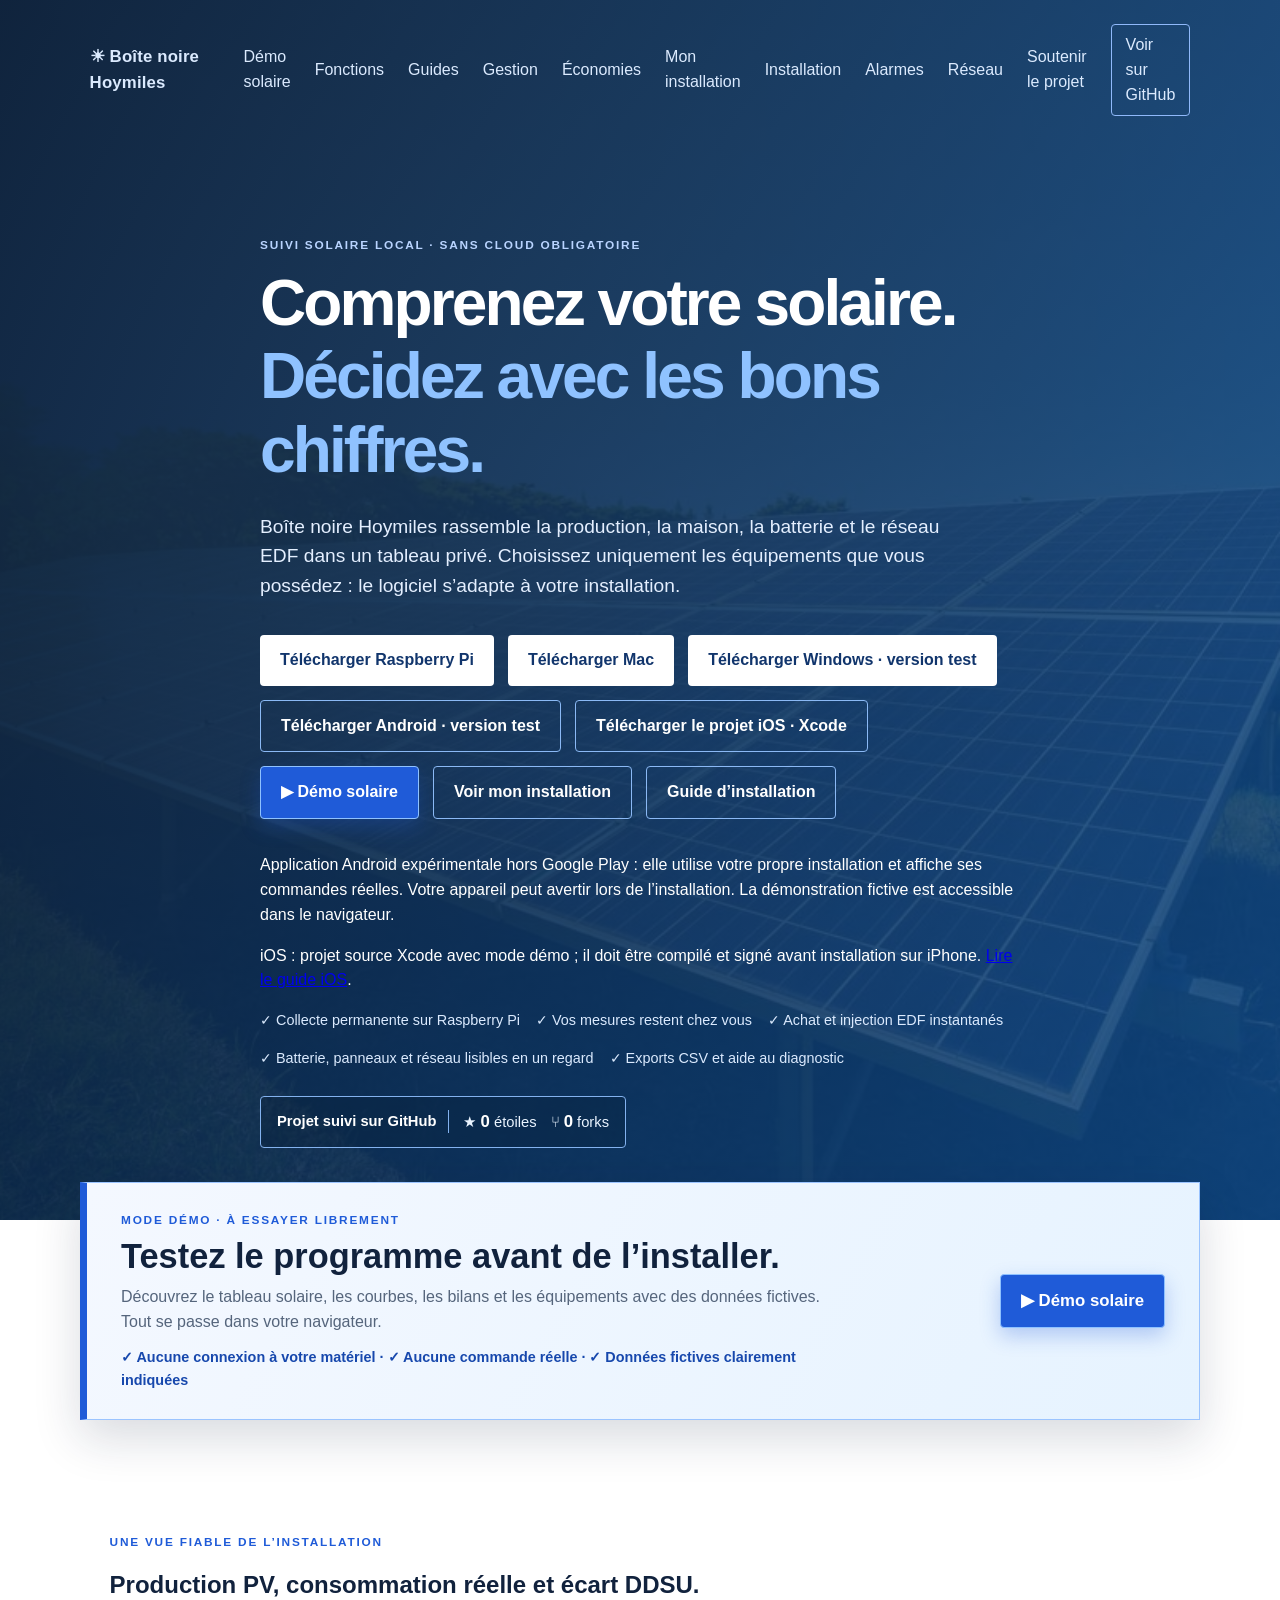
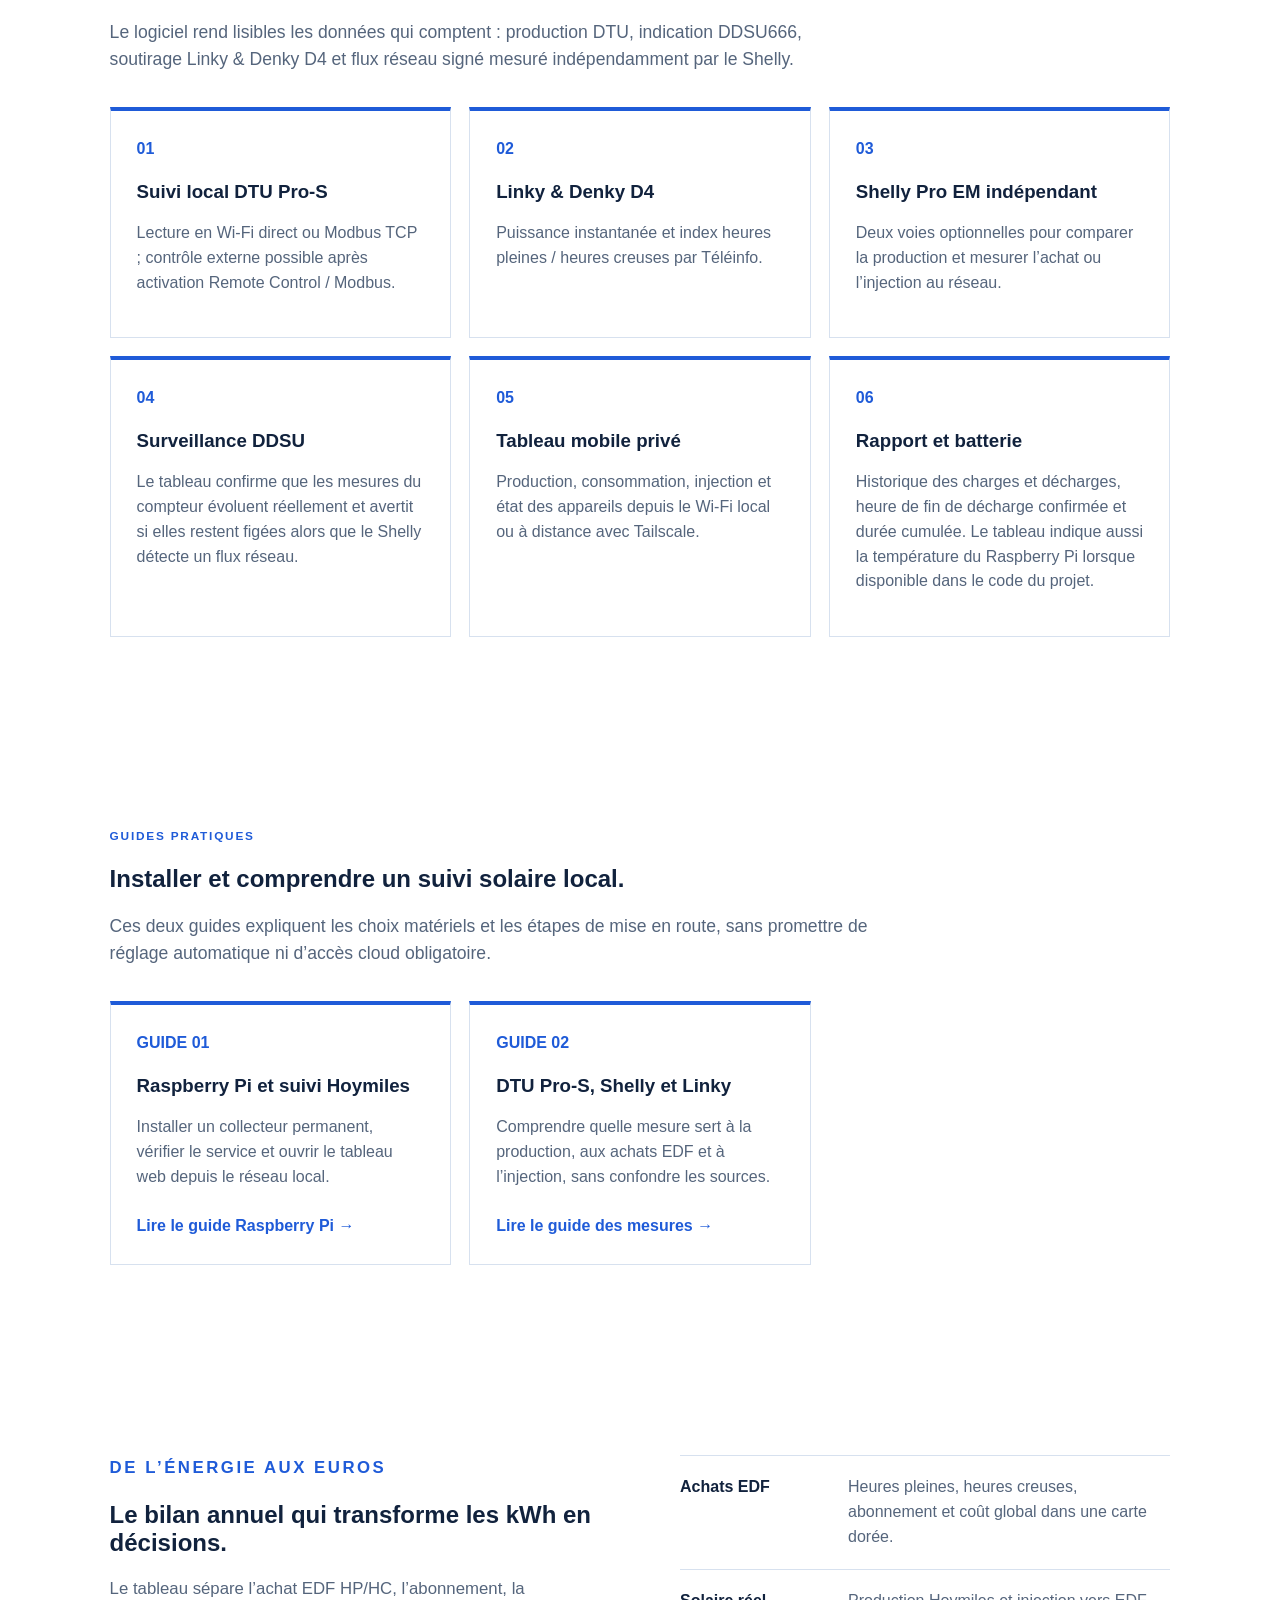
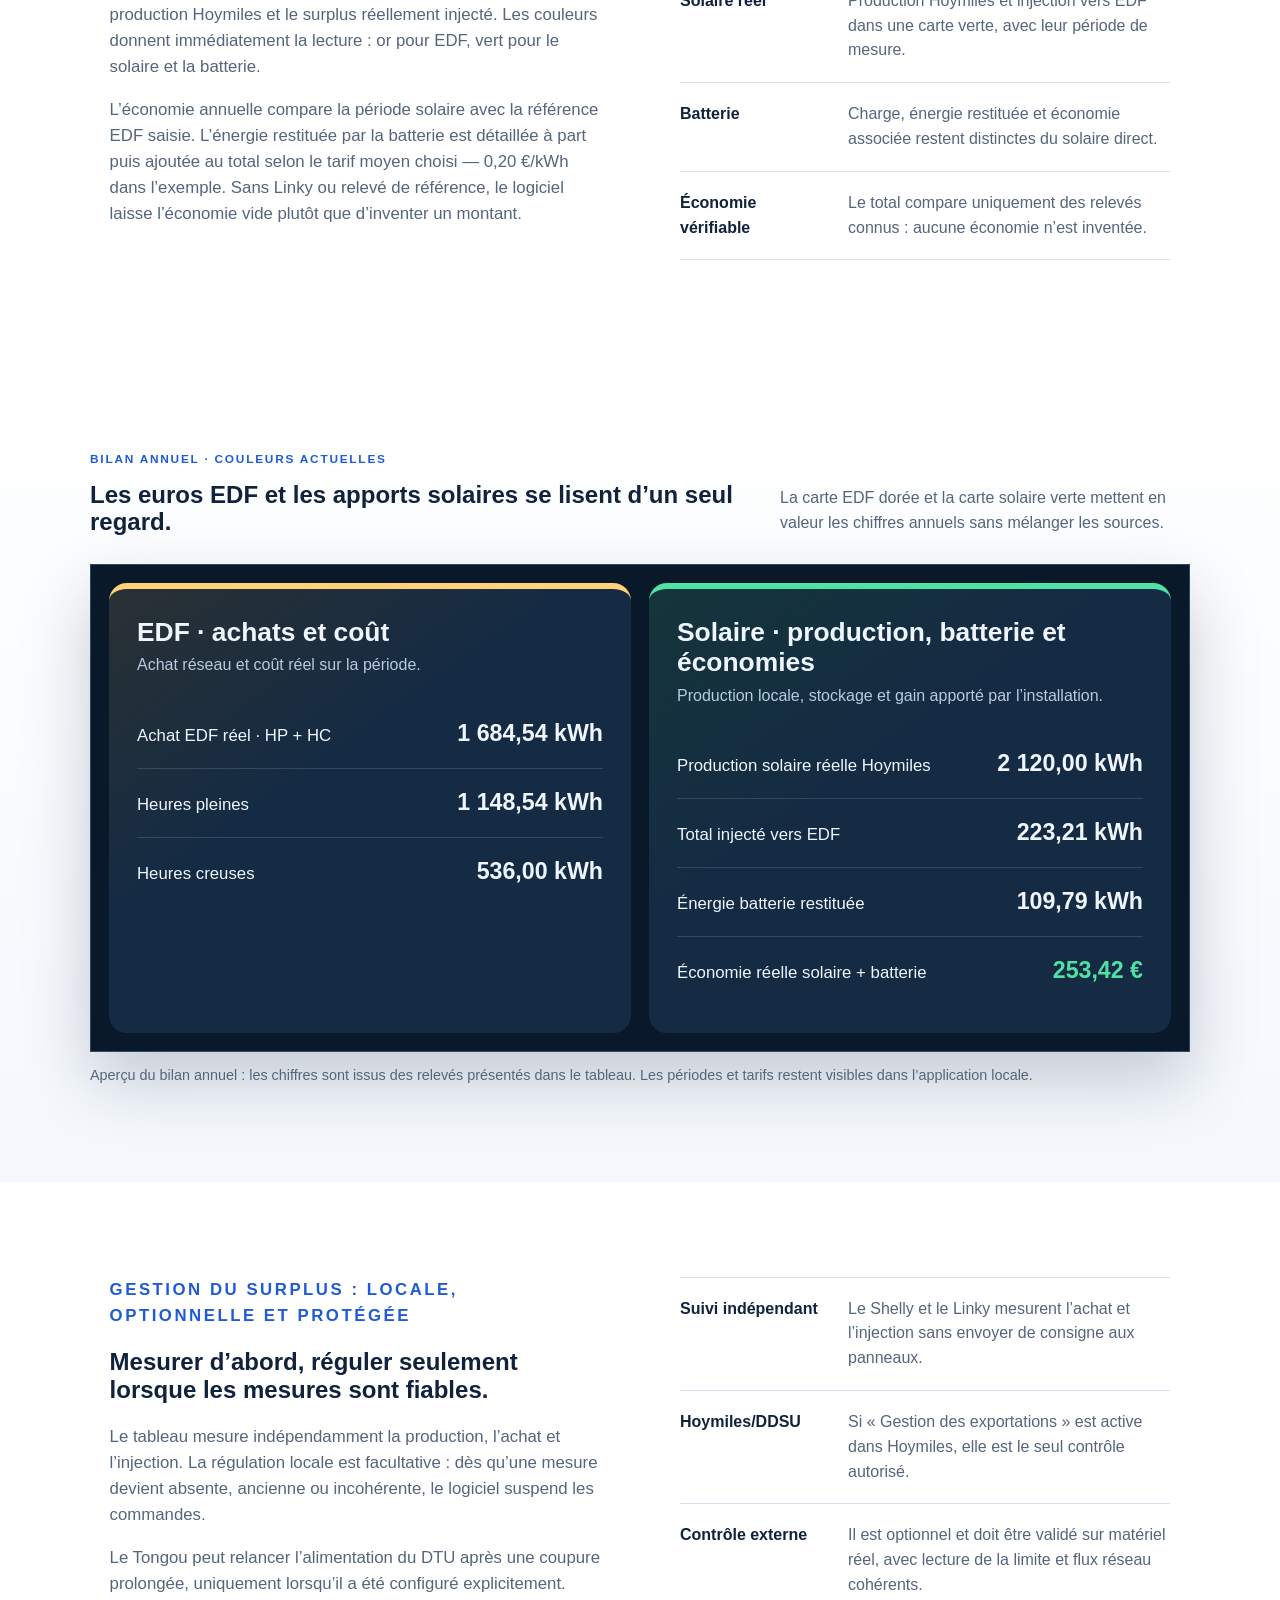
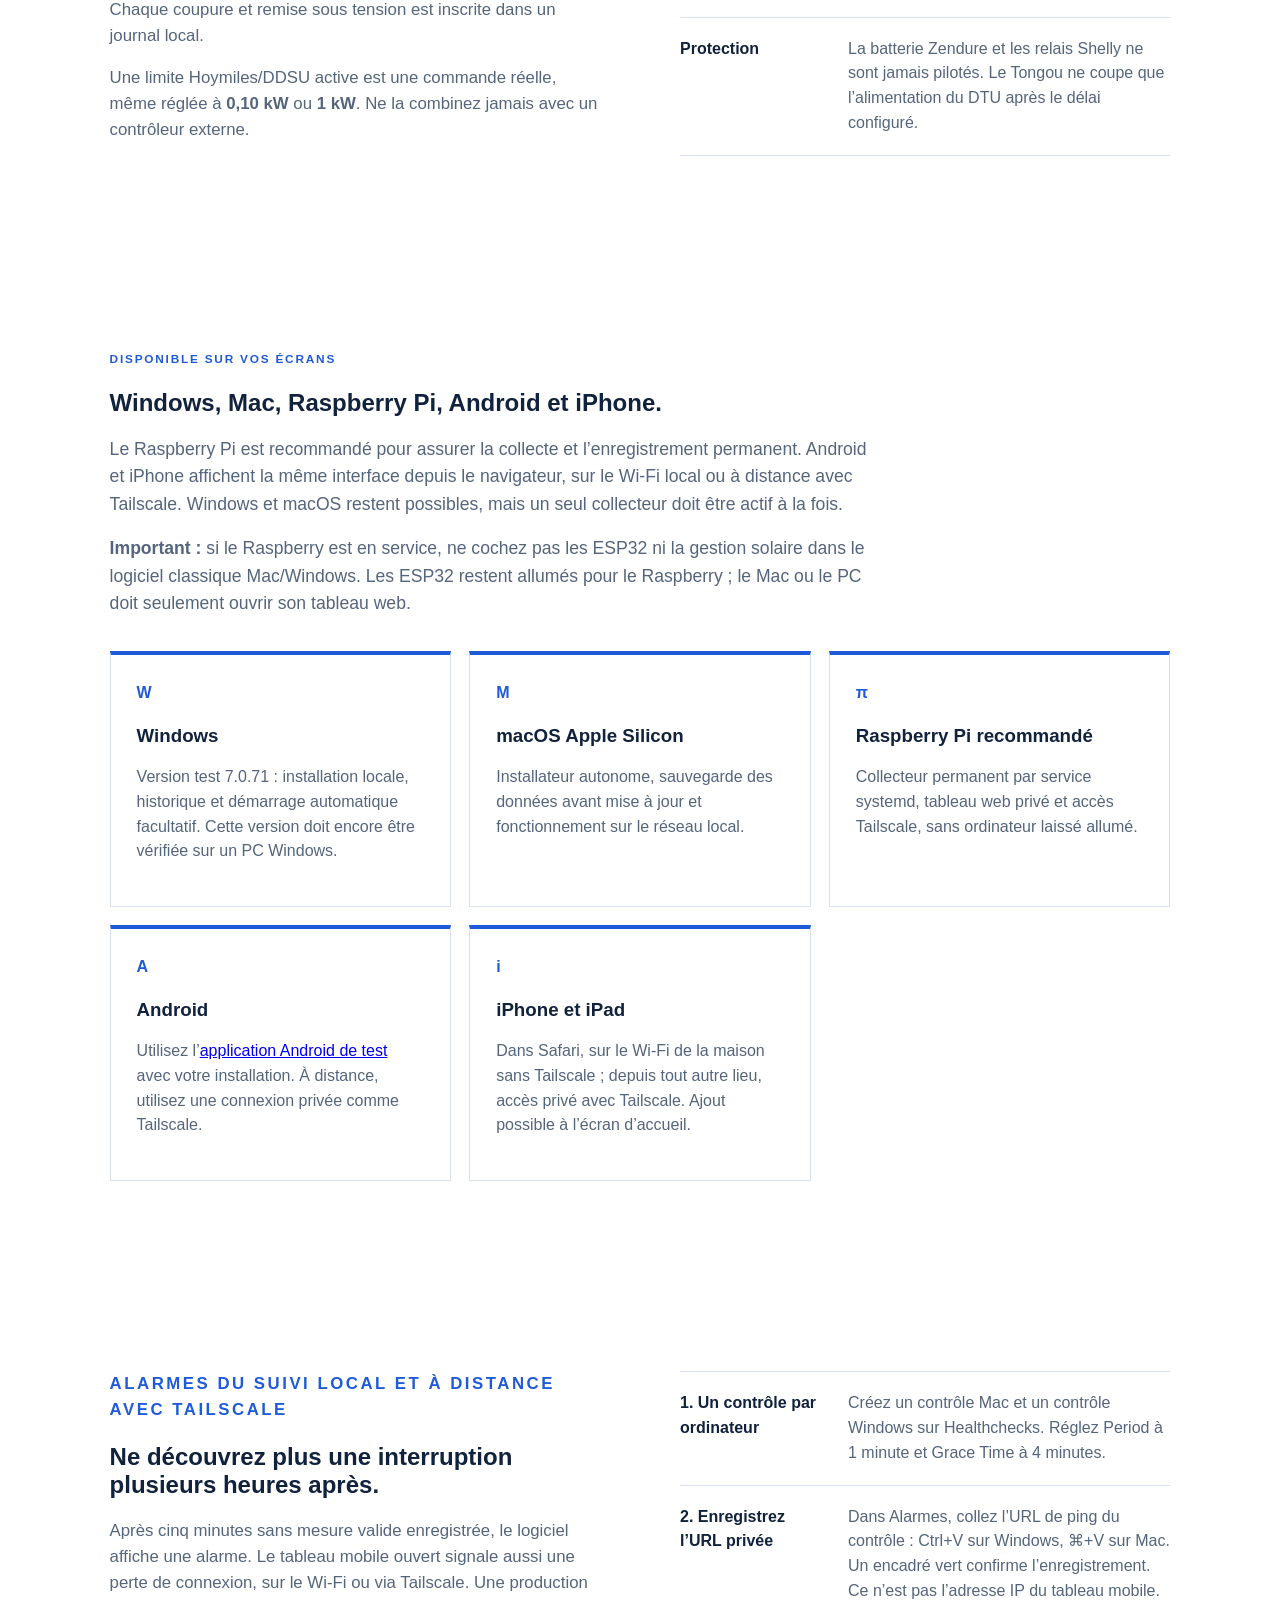
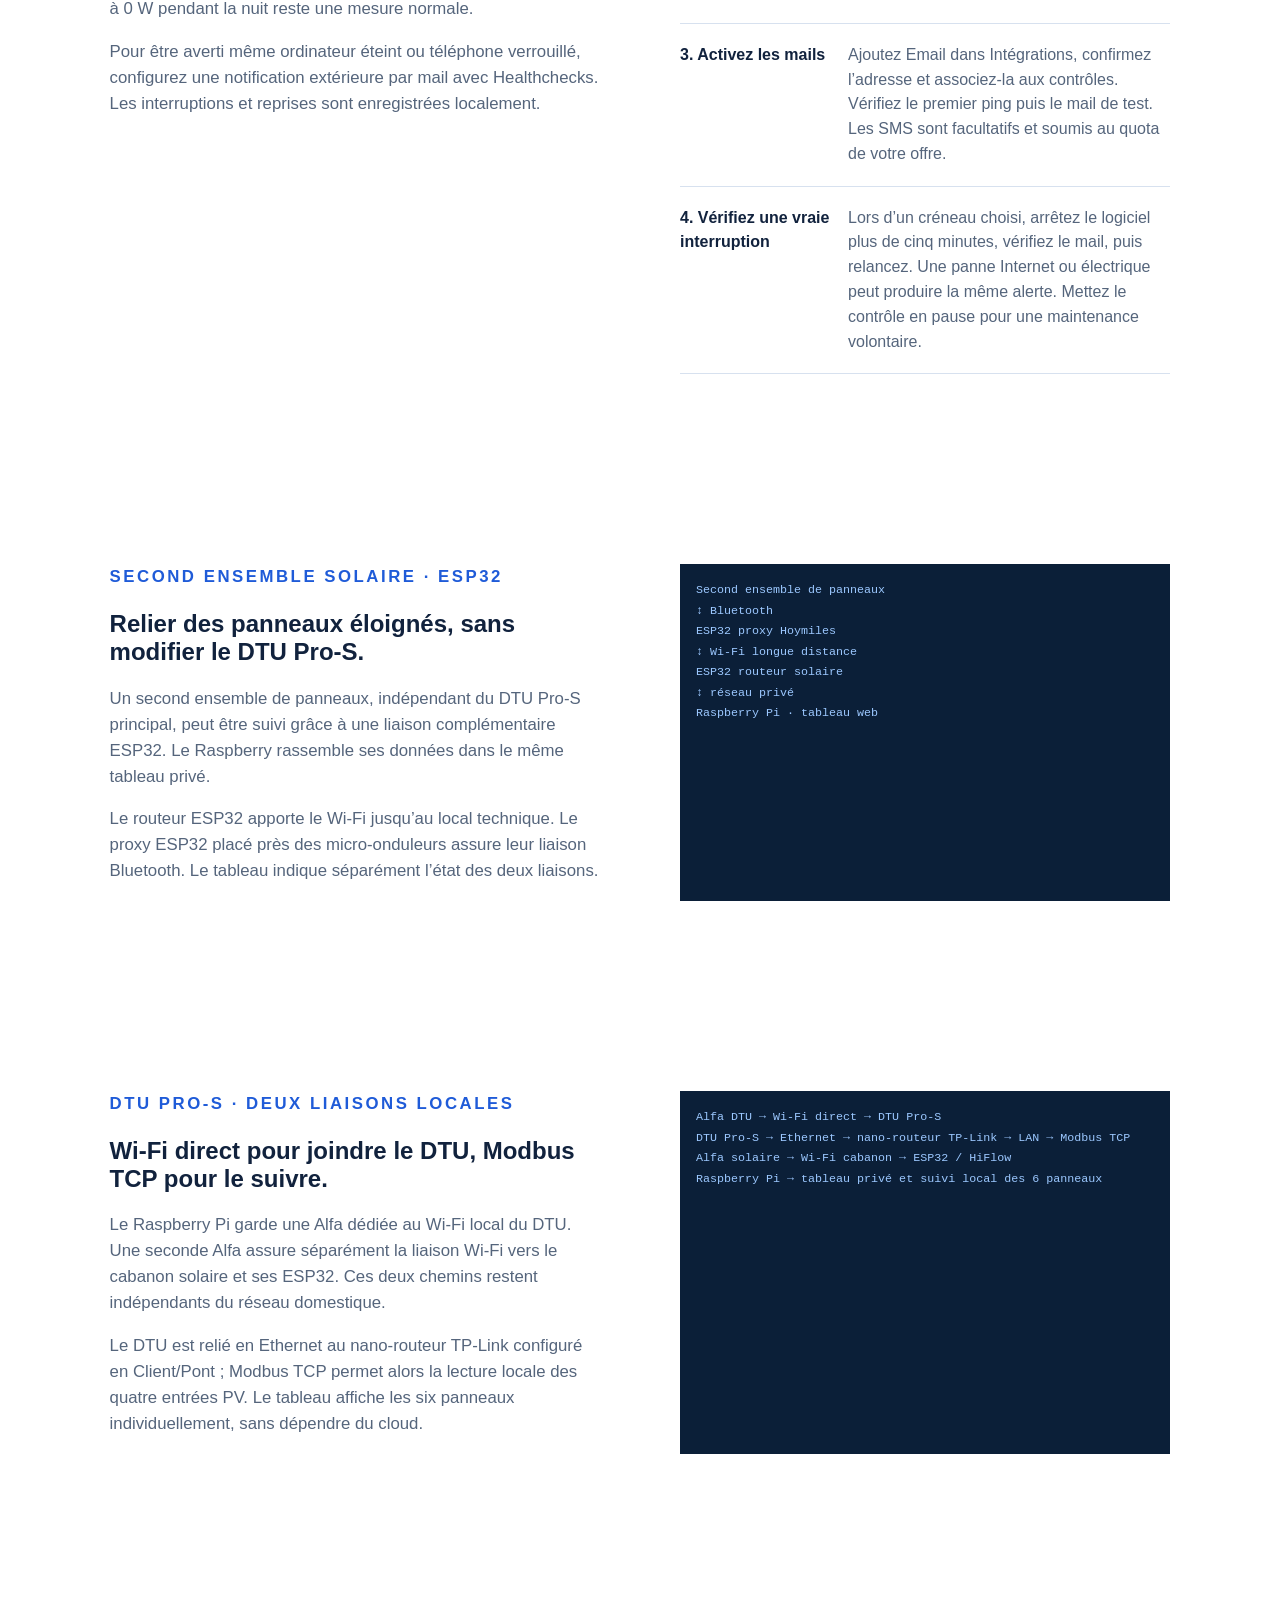
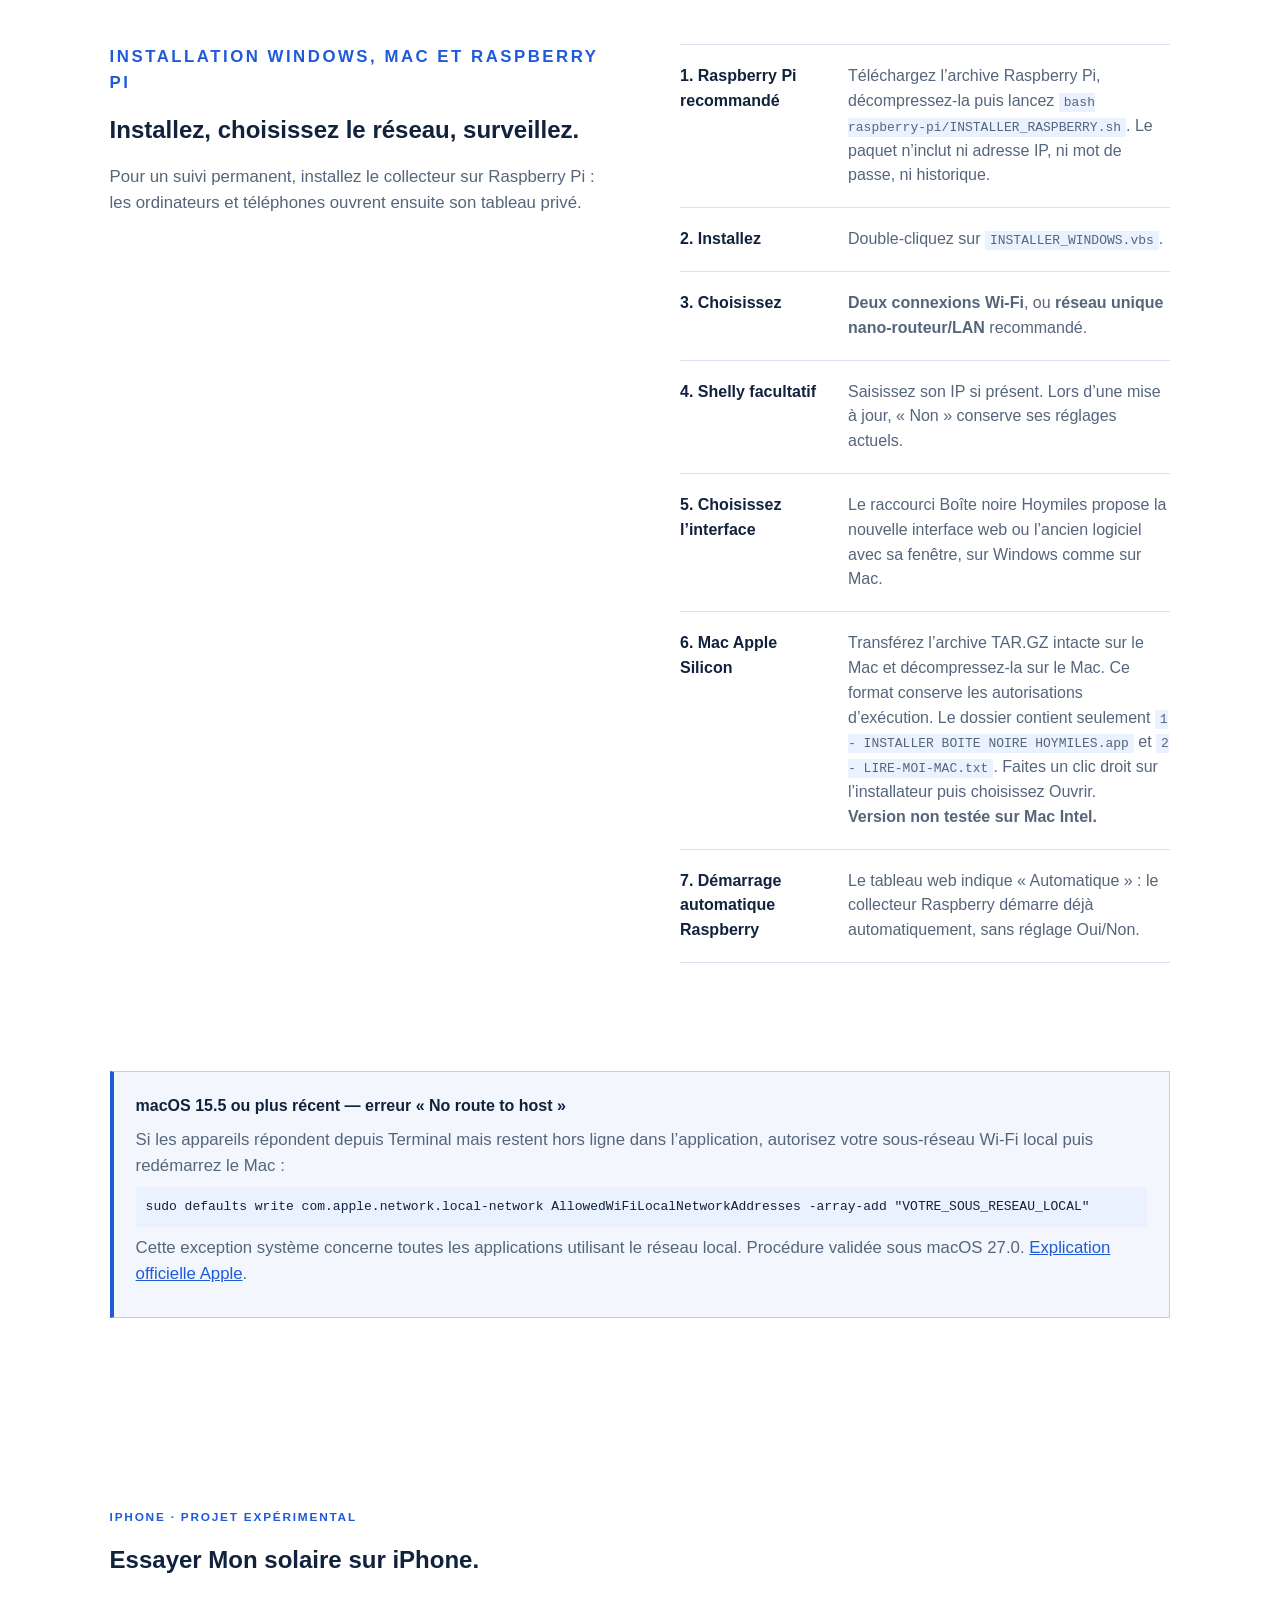
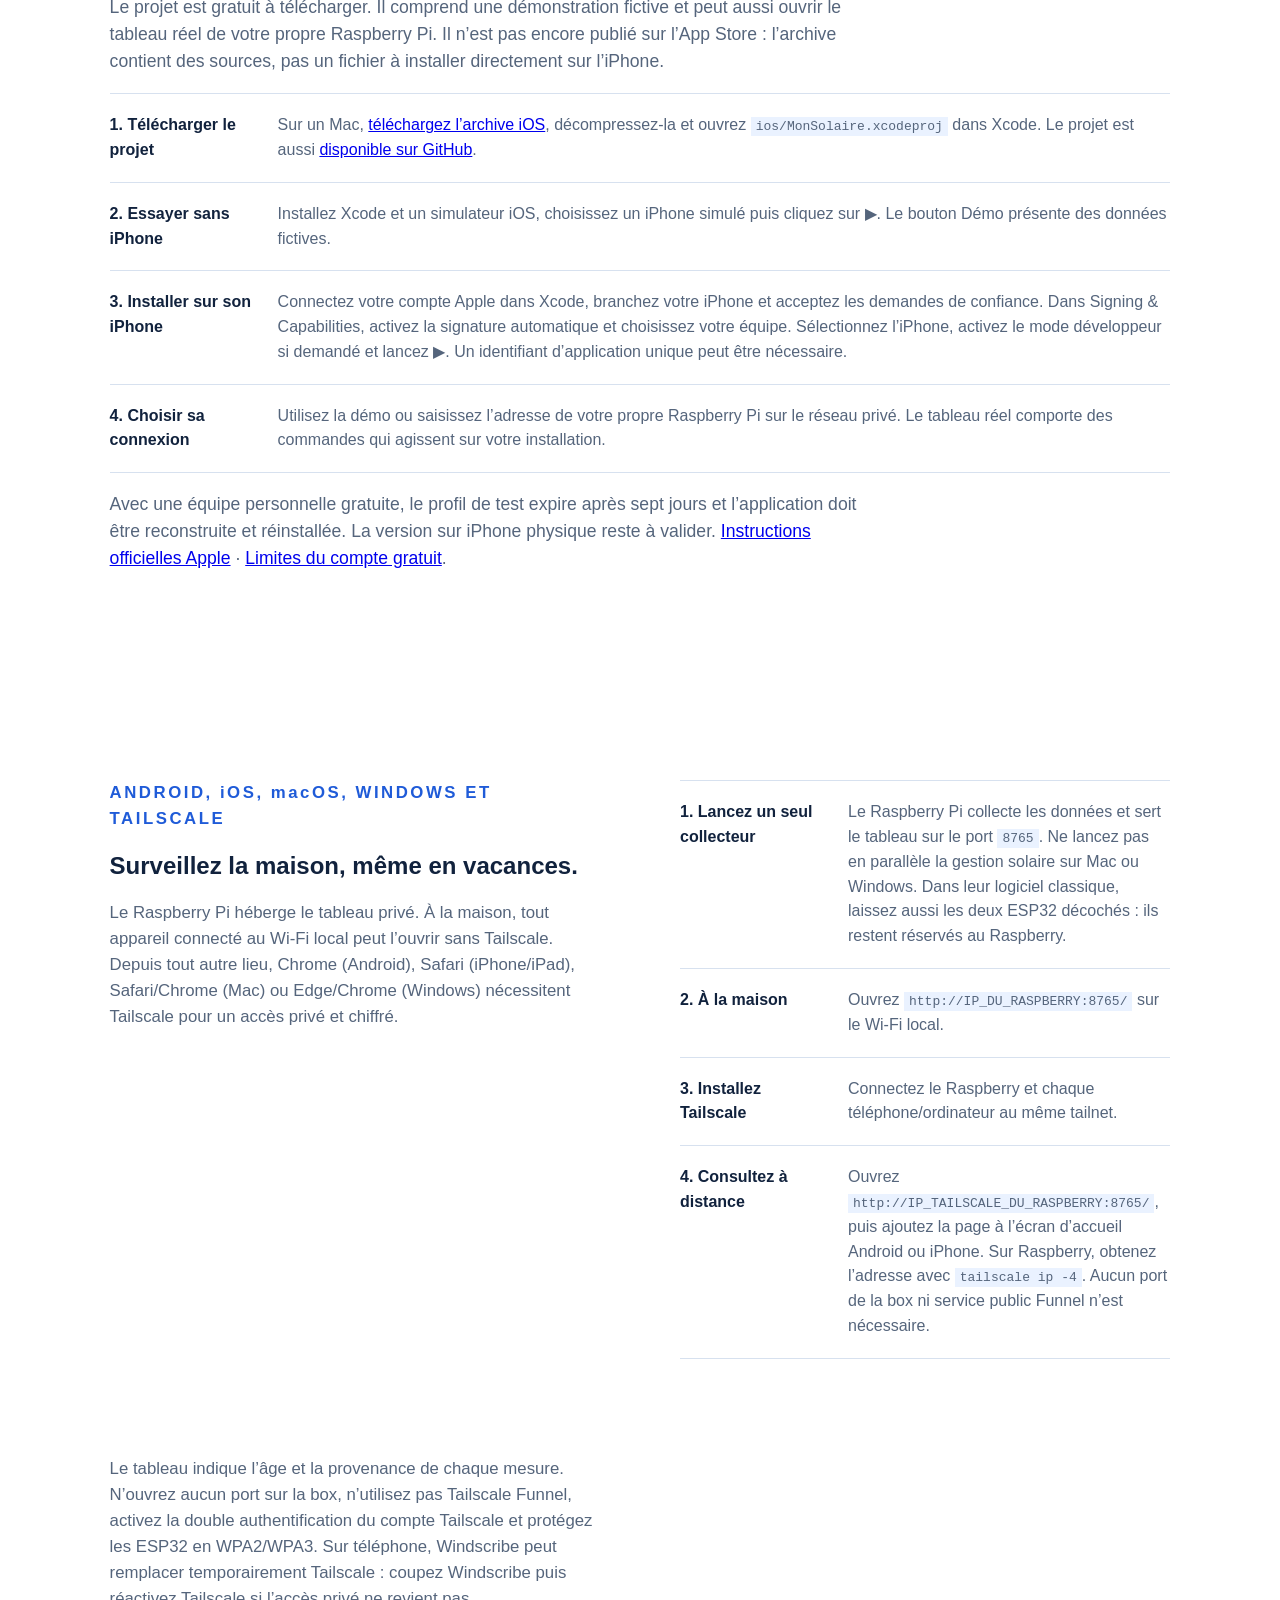
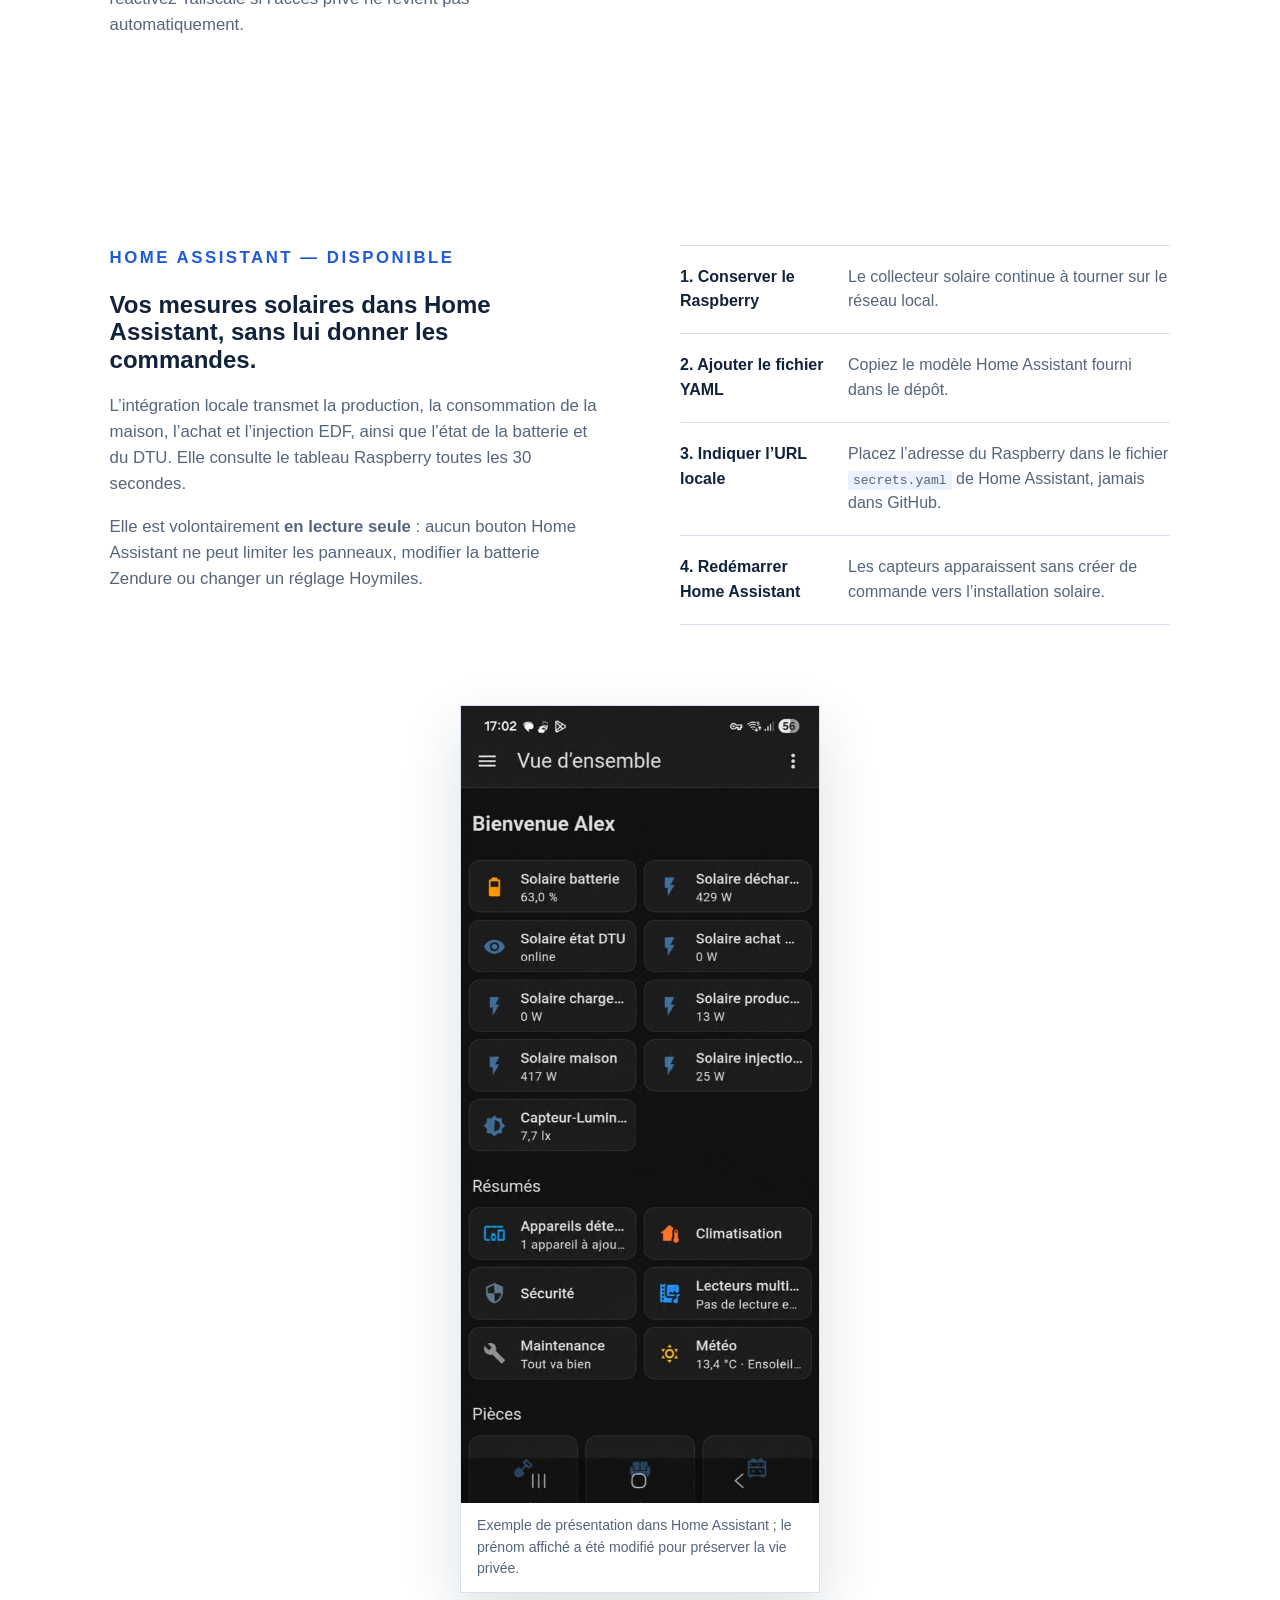
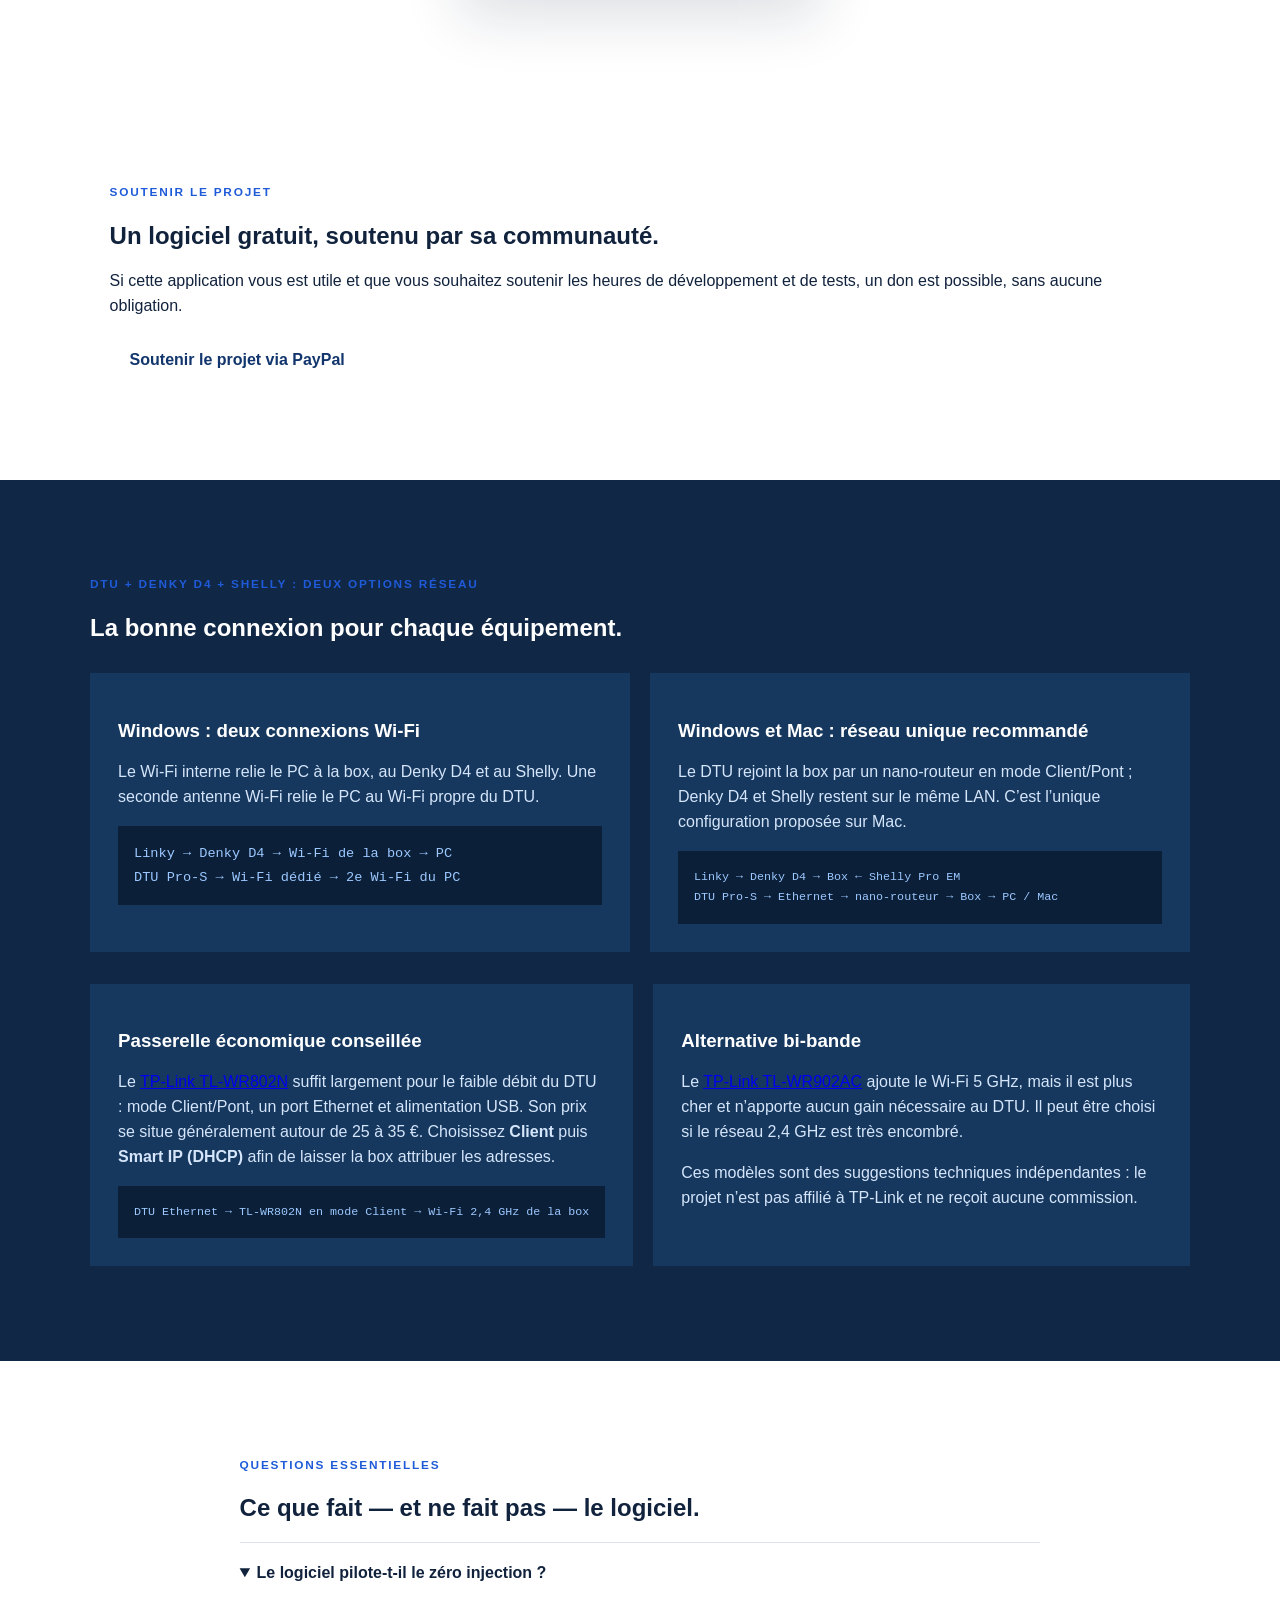
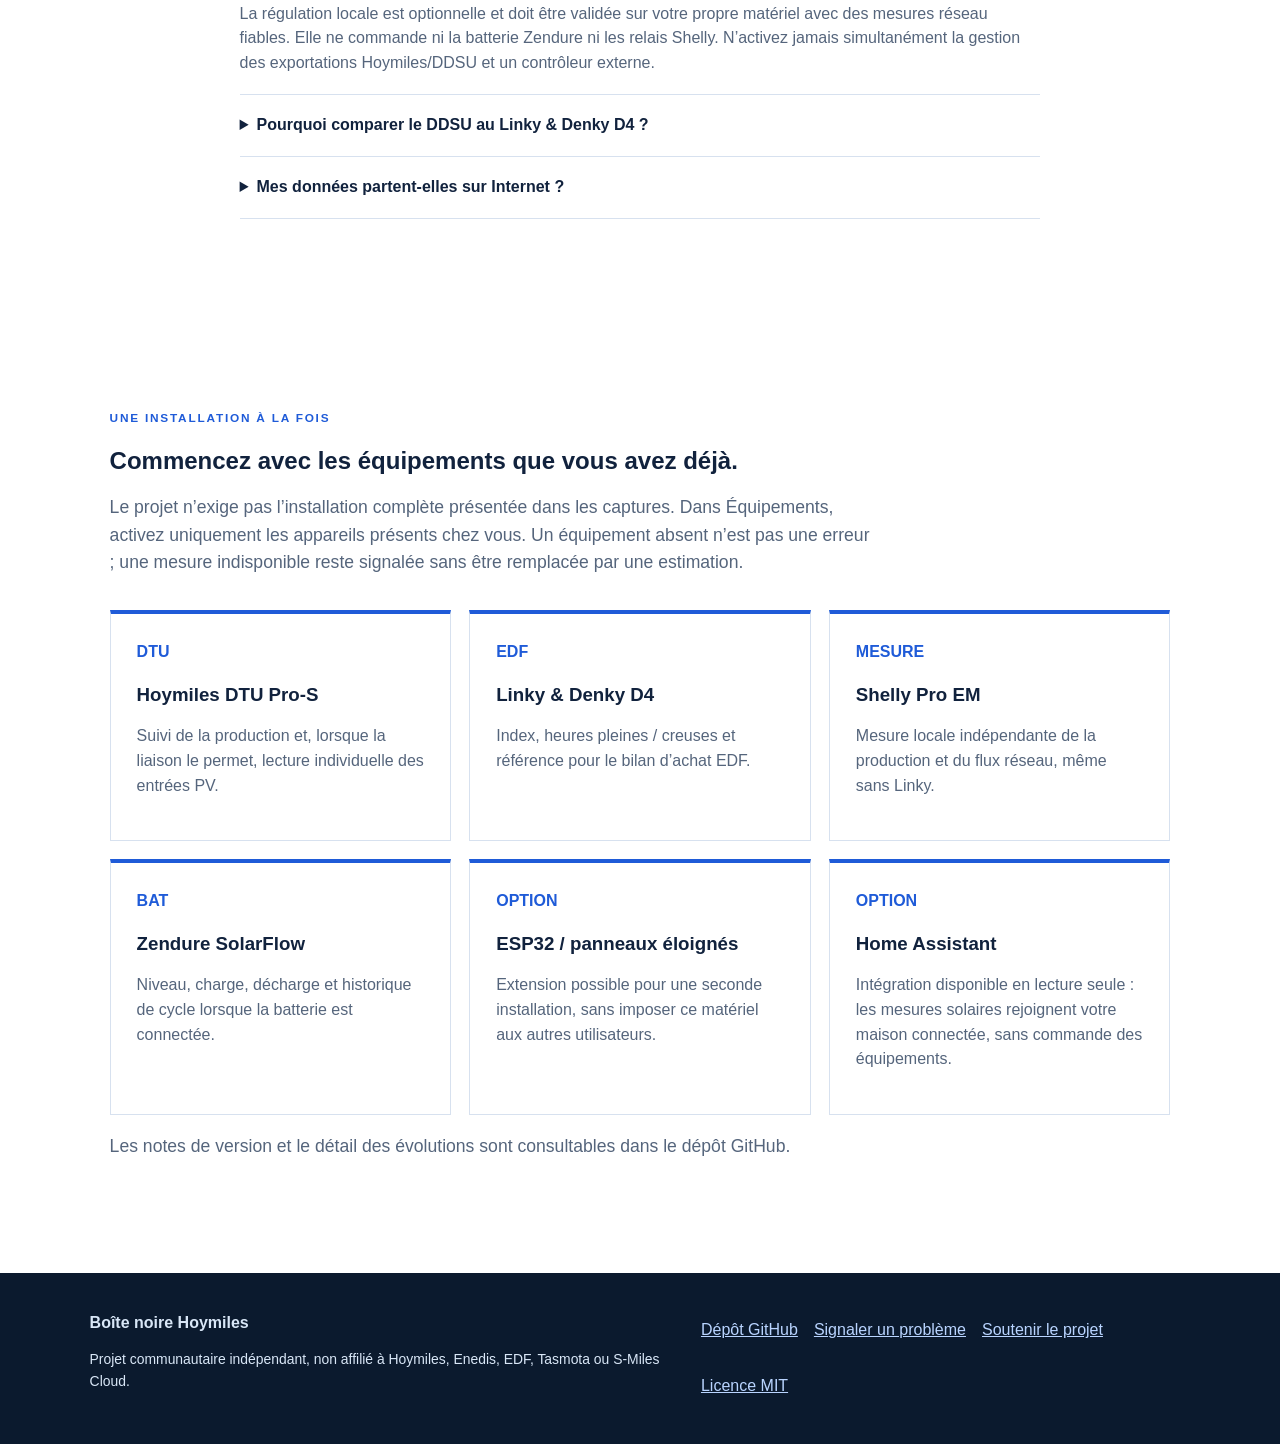
<file: docs/index.html>
<!doctype html>
<html lang="fr">
<head>
  <meta charset="utf-8">
  <meta name="viewport" content="width=device-width, initial-scale=1">
  <title>Suivi solaire Hoymiles | DTU Pro-S, Zendure, Denky D4</title>
  <meta name="description" content="Suivi solaire local Hoymiles : DTU Pro-S, Linky &amp; Denky D4, Shelly, HiFlow et Zendure. Six panneaux lus individuellement sans cloud.">
  <meta name="keywords" content="suivi solaire Hoymiles, DTU Pro-S Modbus TCP, Wi-Fi direct DTU, batterie Zendure, Shelly Pro EM, Linky, Denky D4, téléinformation, autoconsommation photovoltaïque">
  <link rel="canonical" href="https://rolliurs-jpg.github.io/Homlis-DTU-PRO-S/">
  <meta name="author" content="Communauté Boîte noire Hoymiles">
  <meta name="robots" content="index,follow">
  <meta name="google-site-verification" content="uyxsAgOWPdMNL8QTeeG8YMIKRtOJ4nLT7MUiF00tLe8">
  <meta property="og:type" content="website">
  <meta property="og:title" content="Suivi solaire Hoymiles — DTU Pro-S, Zendure, Denky D4">
  <meta property="og:description" content="Suivi local du solaire : DTU Pro-S, Linky &amp; Denky D4, Shelly Pro EM et Zendure.">
  <meta property="og:url" content="https://rolliurs-jpg.github.io/Homlis-DTU-PRO-S/">
  <meta property="og:image" content="assets/tableau-web-raspberry-20261017.png">
  <link rel="stylesheet" href="styles.css">
</head>
<body>
  <header class="hero">
    <nav class="nav" aria-label="Navigation principale">
      <a class="brand" href="#accueil">☀ Boîte noire Hoymiles</a>
      <div class="nav-links">
        <a href="demo.html">Démo solaire</a>
        <a href="#fonctionnalites">Fonctions</a>
        <a href="#guides">Guides</a>
        <a href="#gestion">Gestion</a>
        <a href="#economies">Économies</a>
        <a href="#choisir">Mon installation</a>
        <a href="#installation">Installation</a>
        <a href="#alarmes">Alarmes</a>
        <a href="#reseau">Réseau</a>
        <a href="#soutenir">Soutenir le projet</a>
        <a class="github-link" href="https://github.com/rolliurs-jpg/Homlis-DTU-PRO-S">Voir sur GitHub</a>
      </div>
    </nav>
    <div id="accueil" class="hero-content">
<p class="eyebrow">SUIVI SOLAIRE LOCAL · SANS CLOUD OBLIGATOIRE</p>
      <h1>Comprenez votre solaire.<br><span>Décidez avec les bons chiffres.</span></h1>
      <p class="lead">Boîte noire Hoymiles rassemble la production, la maison, la batterie et le réseau EDF dans un tableau privé. Choisissez uniquement les équipements que vous possédez : le logiciel s’adapte à votre installation.</p>
      <div class="actions">
        <a class="button primary" href="https://github.com/rolliurs-jpg/Homlis-DTU-PRO-S/releases/latest/download/3-RASPBERRY-Hoymiles-7.0.66-INSTALLATEUR.tar.gz">Télécharger Raspberry Pi</a>
        <a class="button primary" href="https://github.com/rolliurs-jpg/Homlis-DTU-PRO-S/releases/latest/download/1-MAC-Hoymiles-7.0.62-INSTALLATEUR.tar.gz">Télécharger Mac</a>
        <a class="button primary" href="2-WINDOWS-Hoymiles-7.0.71-COMPLET.zip">Télécharger Windows · version test</a>
        <a class="button secondary" href="mon-solaire-android-test.apk">Télécharger Android · version test</a>
        <a class="button secondary" href="mon-solaire-ios-projet.zip">Télécharger le projet iOS · Xcode</a>
        <a class="button demo-button" href="demo.html">▶ Démo solaire</a>
        <a class="button secondary" href="#choisir">Voir mon installation</a>
        <a class="button secondary" href="#installation">Guide d’installation</a>
      </div>
      <p class="small">Application Android expérimentale hors Google Play : elle utilise votre propre installation et affiche ses commandes réelles. Votre appareil peut avertir lors de l’installation. La démonstration fictive est accessible dans le navigateur.</p>
      <p class="small">iOS : projet source Xcode avec mode démo ; il doit être compilé et signé avant installation sur iPhone. <a href="#installer-ios">Lire le guide iOS</a>.</p>
      <ul class="trust-list" aria-label="Points essentiels">
        <li>✓ Collecte permanente sur Raspberry Pi</li>
        <li>✓ Vos mesures restent chez vous</li>
        <li>✓ Achat et injection EDF instantanés</li>
        <li>✓ Batterie, panneaux et réseau lisibles en un regard</li>
        <li>✓ Exports CSV et aide au diagnostic</li>
      </ul>
      <a class="github-stats" href="https://github.com/rolliurs-jpg/Homlis-DTU-PRO-S" aria-label="Voir les statistiques réelles du projet sur GitHub">
        <span class="stats-title">Projet suivi sur GitHub</span>
        <span>★ <strong id="github-stars">…</strong> étoiles</span>
        <span>⑂ <strong id="github-forks">…</strong> forks</span>
      </a>
    </div>
  </header>

  <section class="demo-spotlight" aria-labelledby="demo-title">
    <div>
      <p class="eyebrow blue">MODE DÉMO · À ESSAYER LIBREMENT</p>
      <h2 id="demo-title">Testez le programme avant de l’installer.</h2>
      <p>Découvrez le tableau solaire, les courbes, les bilans et les équipements avec des données fictives. Tout se passe dans votre navigateur.</p>
      <p class="demo-safety">✓ Aucune connexion à votre matériel · ✓ Aucune commande réelle · ✓ Données fictives clairement indiquées</p>
    </div>
    <div class="actions"><a class="button demo-button demo-spotlight-button" href="demo.html">▶ Démo solaire</a></div>
  </section>

  <main>
    <section id="fonctionnalites" class="section intro">
      <p class="eyebrow blue">UNE VUE FIABLE DE L’INSTALLATION</p>
      <h2>Production PV, consommation réelle et écart DDSU.</h2>
      <p>Le logiciel rend lisibles les données qui comptent : production DTU, indication DDSU666, soutirage Linky &amp; Denky D4 et flux réseau signé mesuré indépendamment par le Shelly.</p>
      <div class="cards">
        <article class="card"><span>01</span><h3>Suivi local DTU Pro-S</h3><p>Lecture en Wi-Fi direct ou Modbus TCP ; contrôle externe possible après activation Remote Control / Modbus.</p></article>
        <article class="card"><span>02</span><h3>Linky &amp; Denky D4</h3><p>Puissance instantanée et index heures pleines / heures creuses par Téléinfo.</p></article>
        <article class="card"><span>03</span><h3>Shelly Pro EM indépendant</h3><p>Deux voies optionnelles pour comparer la production et mesurer l’achat ou l’injection au réseau.</p></article>
        <article class="card"><span>04</span><h3>Surveillance DDSU</h3><p>Le tableau confirme que les mesures du compteur évoluent réellement et avertit si elles restent figées alors que le Shelly détecte un flux réseau.</p></article>
        <article class="card"><span>05</span><h3>Tableau mobile privé</h3><p>Production, consommation, injection et état des appareils depuis le Wi-Fi local ou à distance avec Tailscale.</p></article>
        <article class="card"><span>06</span><h3>Rapport et batterie</h3><p>Historique des charges et décharges, heure de fin de décharge confirmée et durée cumulée. Le tableau indique aussi la température du Raspberry Pi lorsque disponible dans le code du projet.</p></article>
      </div>
    </section>

    <section id="guides" class="section intro guide-links">
      <p class="eyebrow blue">GUIDES PRATIQUES</p>
      <h2>Installer et comprendre un suivi solaire local.</h2>
      <p>Ces deux guides expliquent les choix matériels et les étapes de mise en route, sans promettre de réglage automatique ni d’accès cloud obligatoire.</p>
      <div class="cards">
        <article class="card"><span>GUIDE 01</span><h3>Raspberry Pi et suivi Hoymiles</h3><p>Installer un collecteur permanent, vérifier le service et ouvrir le tableau web depuis le réseau local.</p><a class="text-link" href="guide-raspberry-pi-hoymiles.html">Lire le guide Raspberry Pi →</a></article>
        <article class="card"><span>GUIDE 02</span><h3>DTU Pro-S, Shelly et Linky</h3><p>Comprendre quelle mesure sert à la production, aux achats EDF et à l’injection, sans confondre les sources.</p><a class="text-link" href="guide-dtu-pro-s-shelly-linky.html">Lire le guide des mesures →</a></article>
      </div>
    </section>

    <section id="economies" class="section split-section">
      <div><p class="eyebrow blue">DE L’ÉNERGIE AUX EUROS</p><h2>Le bilan annuel qui transforme les kWh en décisions.</h2><p>Le tableau sépare l’achat EDF HP/HC, l’abonnement, la production Hoymiles et le surplus réellement injecté. Les couleurs donnent immédiatement la lecture : or pour EDF, vert pour le solaire et la batterie.</p><p>L’économie annuelle compare la période solaire avec la référence EDF saisie. L’énergie restituée par la batterie est détaillée à part puis ajoutée au total selon le tarif moyen choisi — 0,20 €/kWh dans l’exemple. Sans Linky ou relevé de référence, le logiciel laisse l’économie vide plutôt que d’inventer un montant.</p></div>
      <ol class="steps">
        <li><strong>Achats EDF</strong><span>Heures pleines, heures creuses, abonnement et coût global dans une carte dorée.</span></li>
        <li><strong>Solaire réel</strong><span>Production Hoymiles et injection vers EDF dans une carte verte, avec leur période de mesure.</span></li>
        <li><strong>Batterie</strong><span>Charge, énergie restituée et économie associée restent distinctes du solaire direct.</span></li>
        <li><strong>Économie vérifiable</strong><span>Le total compare uniquement des relevés connus : aucune économie n’est inventée.</span></li>
      </ol>
    </section>

    <section class="section screenshot-section">
      <div class="section-heading"><div><p class="eyebrow blue">BILAN ANNUEL · COULEURS ACTUELLES</p><h2>Les euros EDF et les apports solaires se lisent d’un seul regard.</h2></div><p>La carte EDF dorée et la carte solaire verte mettent en valeur les chiffres annuels sans mélanger les sources.</p></div>
      <div class="annual-preview" aria-label="Aperçu complet du bilan annuel avec achats EDF, production solaire, injection, batterie et économie réelle">
        <section class="annual-preview-card annual-preview-edf"><h3>EDF · achats et coût</h3><p>Achat réseau et coût réel sur la période.</p><div><span>Achat EDF réel · HP + HC</span><strong>1 684,54 kWh</strong></div><div><span>Heures pleines</span><strong>1 148,54 kWh</strong></div><div><span>Heures creuses</span><strong>536,00 kWh</strong></div></section>
        <section class="annual-preview-card annual-preview-solar"><h3>Solaire · production, batterie et économies</h3><p>Production locale, stockage et gain apporté par l’installation.</p><div><span>Production solaire réelle Hoymiles</span><strong>2 120,00 kWh</strong></div><div><span>Total injecté vers EDF</span><strong>223,21 kWh</strong></div><div><span>Énergie batterie restituée</span><strong>109,79 kWh</strong></div><div class="annual-preview-saving"><span>Économie réelle solaire + batterie</span><strong>253,42 €</strong></div></section>
      </div>
      <p class="annual-preview-note">Aperçu du bilan annuel : les chiffres sont issus des relevés présentés dans le tableau. Les périodes et tarifs restent visibles dans l’application locale.</p>
    </section>

    <section class="section split-section" id="gestion">
      <div><p class="eyebrow blue">GESTION DU SURPLUS : LOCALE, OPTIONNELLE ET PROTÉGÉE</p><h2>Mesurer d’abord, réguler seulement lorsque les mesures sont fiables.</h2><p>Le tableau mesure indépendamment la production, l’achat et l’injection. La régulation locale est facultative : dès qu’une mesure devient absente, ancienne ou incohérente, le logiciel suspend les commandes.</p><p>Le Tongou peut relancer l’alimentation du DTU après une coupure prolongée, uniquement lorsqu’il a été configuré explicitement. Chaque coupure et remise sous tension est inscrite dans un journal local.</p><p>Une limite Hoymiles/DDSU active est une commande réelle, même réglée à <strong>0,10 kW</strong> ou <strong>1 kW</strong>. Ne la combinez jamais avec un contrôleur externe.</p></div>
      <ol class="steps">
        <li><strong>Suivi indépendant</strong><span>Le Shelly et le Linky mesurent l’achat et l’injection sans envoyer de consigne aux panneaux.</span></li>
        <li><strong>Hoymiles/DDSU</strong><span>Si « Gestion des exportations » est active dans Hoymiles, elle est le seul contrôle autorisé.</span></li>
        <li><strong>Contrôle externe</strong><span>Il est optionnel et doit être validé sur matériel réel, avec lecture de la limite et flux réseau cohérents.</span></li>
        <li><strong>Protection</strong><span>La batterie Zendure et les relais Shelly ne sont jamais pilotés. Le Tongou ne coupe que l’alimentation du DTU après le délai configuré.</span></li>
      </ol>
    </section>

    <section class="section intro" id="plateformes">
      <p class="eyebrow blue">DISPONIBLE SUR VOS ÉCRANS</p>
      <h2>Windows, Mac, Raspberry Pi, Android et iPhone.</h2>
      <p>Le Raspberry Pi est recommandé pour assurer la collecte et l’enregistrement permanent. Android et iPhone affichent la même interface depuis le navigateur, sur le Wi-Fi local ou à distance avec Tailscale. Windows et macOS restent possibles, mais un seul collecteur doit être actif à la fois.</p><p><strong>Important :</strong> si le Raspberry est en service, ne cochez pas les ESP32 ni la gestion solaire dans le logiciel classique Mac/Windows. Les ESP32 restent allumés pour le Raspberry ; le Mac ou le PC doit seulement ouvrir son tableau web.</p>
      <div class="cards">
        <article class="card"><span>W</span><h3>Windows</h3><p>Version test 7.0.71 : installation locale, historique et démarrage automatique facultatif. Cette version doit encore être vérifiée sur un PC Windows.</p></article>
        <article class="card"><span>M</span><h3>macOS Apple Silicon</h3><p>Installateur autonome, sauvegarde des données avant mise à jour et fonctionnement sur le réseau local.</p></article>
        <article class="card"><span>π</span><h3>Raspberry Pi recommandé</h3><p>Collecteur permanent par service systemd, tableau web privé et accès Tailscale, sans ordinateur laissé allumé.</p></article>
        <article class="card"><span>A</span><h3>Android</h3><p>Utilisez l’<a href="mon-solaire-android-test.apk">application Android de test</a> avec votre installation. À distance, utilisez une connexion privée comme Tailscale.</p></article>
        <article class="card"><span>i</span><h3>iPhone et iPad</h3><p>Dans Safari, sur le Wi-Fi de la maison sans Tailscale ; depuis tout autre lieu, accès privé avec Tailscale. Ajout possible à l’écran d’accueil.</p></article>
      </div>
    </section>


    <section id="alarmes" class="section split-section">
      <div><p class="eyebrow blue">ALARMES DU SUIVI LOCAL ET À DISTANCE AVEC TAILSCALE</p><h2>Ne découvrez plus une interruption plusieurs heures après.</h2><p>Après cinq minutes sans mesure valide enregistrée, le logiciel affiche une alarme. Le tableau mobile ouvert signale aussi une perte de connexion, sur le Wi-Fi ou via Tailscale. Une production à 0 W pendant la nuit reste une mesure normale.</p><p>Pour être averti même ordinateur éteint ou téléphone verrouillé, configurez une notification extérieure par mail avec Healthchecks. Les interruptions et reprises sont enregistrées localement.</p></div>
      <ol class="steps">
        <li><strong>1. Un contrôle par ordinateur</strong><span>Créez un contrôle Mac et un contrôle Windows sur Healthchecks. Réglez Period à 1 minute et Grace Time à 4 minutes.</span></li>
        <li><strong>2. Enregistrez l’URL privée</strong><span>Dans Alarmes, collez l’URL de ping du contrôle : Ctrl+V sur Windows, ⌘+V sur Mac. Un encadré vert confirme l’enregistrement. Ce n’est pas l’adresse IP du tableau mobile.</span></li>
        <li><strong>3. Activez les mails</strong><span>Ajoutez Email dans Intégrations, confirmez l’adresse et associez-la aux contrôles. Vérifiez le premier ping puis le mail de test. Les SMS sont facultatifs et soumis au quota de votre offre.</span></li>
        <li><strong>4. Vérifiez une vraie interruption</strong><span>Lors d’un créneau choisi, arrêtez le logiciel plus de cinq minutes, vérifiez le mail, puis relancez. Une panne Internet ou électrique peut produire la même alerte. Mettez le contrôle en pause pour une maintenance volontaire.</span></li>
      </ol>
    </section>

    <section class="section split-section" id="esp32">
      <div><p class="eyebrow blue">SECOND ENSEMBLE SOLAIRE · ESP32</p><h2>Relier des panneaux éloignés, sans modifier le DTU Pro-S.</h2><p>Un second ensemble de panneaux, indépendant du DTU Pro-S principal, peut être suivi grâce à une liaison complémentaire ESP32. Le Raspberry rassemble ses données dans le même tableau privé.</p><p>Le routeur ESP32 apporte le Wi-Fi jusqu’au local technique. Le proxy ESP32 placé près des micro-onduleurs assure leur liaison Bluetooth. Le tableau indique séparément l’état des deux liaisons.</p></div>
      <div class="diagram topology">Second ensemble de panneaux<br>↕ Bluetooth<br>ESP32 proxy Hoymiles<br>↕ Wi-Fi longue distance<br>ESP32 routeur solaire<br>↕ réseau privé<br>Raspberry Pi · tableau web</div>
    </section>

    <section class="section split-section" id="dtu-local">
      <div><p class="eyebrow blue">DTU PRO-S · DEUX LIAISONS LOCALES</p><h2>Wi-Fi direct pour joindre le DTU, Modbus TCP pour le suivre.</h2><p>Le Raspberry Pi garde une Alfa dédiée au Wi-Fi local du DTU. Une seconde Alfa assure séparément la liaison Wi-Fi vers le cabanon solaire et ses ESP32. Ces deux chemins restent indépendants du réseau domestique.</p><p>Le DTU est relié en Ethernet au nano-routeur TP-Link configuré en Client/Pont ; Modbus TCP permet alors la lecture locale des quatre entrées PV. Le tableau affiche les six panneaux individuellement, sans dépendre du cloud.</p></div>
      <div class="diagram topology">Alfa DTU → Wi-Fi direct → DTU Pro-S<br>DTU Pro-S → Ethernet → nano-routeur TP-Link → LAN → Modbus TCP<br>Alfa solaire → Wi-Fi cabanon → ESP32 / HiFlow<br>Raspberry Pi → tableau privé et suivi local des 6 panneaux</div>
    </section>

    <section id="installation" class="section split-section">
      <div><p class="eyebrow blue">INSTALLATION WINDOWS, MAC ET RASPBERRY PI</p><h2>Installez, choisissez le réseau, surveillez.</h2><p>Pour un suivi permanent, installez le collecteur sur Raspberry Pi : les ordinateurs et téléphones ouvrent ensuite son tableau privé.</p></div>
      <ol class="steps">
        <li><strong>1. Raspberry Pi recommandé</strong><span>Téléchargez l’archive Raspberry Pi, décompressez-la puis lancez <code>bash raspberry-pi/INSTALLER_RASPBERRY.sh</code>. Le paquet n’inclut ni adresse IP, ni mot de passe, ni historique.</span></li>
        <li><strong>2. Installez</strong><span>Double-cliquez sur <code>INSTALLER_WINDOWS.vbs</code>.</span></li>
        <li><strong>3. Choisissez</strong><span><strong>Deux connexions Wi-Fi</strong>, ou <strong>réseau unique nano-routeur/LAN</strong> recommandé.</span></li>
        <li><strong>4. Shelly facultatif</strong><span>Saisissez son IP si présent. Lors d’une mise à jour, « Non » conserve ses réglages actuels.</span></li>
        <li><strong>5. Choisissez l’interface</strong><span>Le raccourci Boîte noire Hoymiles propose la nouvelle interface web ou l’ancien logiciel avec sa fenêtre, sur Windows comme sur Mac.</span></li>
        <li><strong>6. Mac Apple Silicon</strong><span>Transférez l’archive TAR.GZ intacte sur le Mac et décompressez-la sur le Mac. Ce format conserve les autorisations d’exécution. Le dossier contient seulement <code>1 - INSTALLER BOITE NOIRE HOYMILES.app</code> et <code>2 - LIRE-MOI-MAC.txt</code>. Faites un clic droit sur l’installateur puis choisissez Ouvrir.<br><strong>Version non testée sur Mac Intel.</strong></span></li>
        <li><strong>7. Démarrage automatique Raspberry</strong><span>Le tableau web indique « Automatique » : le collecteur Raspberry démarre déjà automatiquement, sans réglage Oui/Non.</span></li>
      </ol>
      <aside class="mac-network-note"><strong>macOS 15.5 ou plus récent — erreur « No route to host »</strong><p>Si les appareils répondent depuis Terminal mais restent hors ligne dans l’application, autorisez votre sous-réseau Wi-Fi local puis redémarrez le Mac :</p><code>sudo defaults write com.apple.network.local-network AllowedWiFiLocalNetworkAddresses -array-add "VOTRE_SOUS_RESEAU_LOCAL"</code><p>Cette exception système concerne toutes les applications utilisant le réseau local. Procédure validée sous macOS 27.0. <a href="https://developer.apple.com/documentation/technotes/tn3179-understanding-local-network-privacy">Explication officielle Apple</a>.</p></aside>
    </section>

    <section class="section intro" id="installer-ios">
      <p class="eyebrow blue">IPHONE · PROJET EXPÉRIMENTAL</p>
      <h2>Essayer Mon solaire sur iPhone.</h2>
      <p>Le projet est gratuit à télécharger. Il comprend une démonstration fictive et peut aussi ouvrir le tableau réel de votre propre Raspberry Pi. Il n’est pas encore publié sur l’App Store : l’archive contient des sources, pas un fichier à installer directement sur l’iPhone.</p>
      <ol class="steps">
        <li><strong>1. Télécharger le projet</strong><span>Sur un Mac, <a href="mon-solaire-ios-projet.zip">téléchargez l’archive iOS</a>, décompressez-la et ouvrez <code>ios/MonSolaire.xcodeproj</code> dans Xcode. Le projet est aussi <a href="https://github.com/rolliurs-jpg/Homlis-DTU-PRO-S/tree/main/ios">disponible sur GitHub</a>.</span></li>
        <li><strong>2. Essayer sans iPhone</strong><span>Installez Xcode et un simulateur iOS, choisissez un iPhone simulé puis cliquez sur ▶. Le bouton Démo présente des données fictives.</span></li>
        <li><strong>3. Installer sur son iPhone</strong><span>Connectez votre compte Apple dans Xcode, branchez votre iPhone et acceptez les demandes de confiance. Dans Signing &amp; Capabilities, activez la signature automatique et choisissez votre équipe. Sélectionnez l’iPhone, activez le mode développeur si demandé et lancez ▶. Un identifiant d’application unique peut être nécessaire.</span></li>
        <li><strong>4. Choisir sa connexion</strong><span>Utilisez la démo ou saisissez l’adresse de votre propre Raspberry Pi sur le réseau privé. Le tableau réel comporte des commandes qui agissent sur votre installation.</span></li>
      </ol>
      <p>Avec une équipe personnelle gratuite, le profil de test expire après sept jours et l’application doit être reconstruite et réinstallée. La version sur iPhone physique reste à valider. <a href="https://developer.apple.com/documentation/Xcode/running-your-app-on-simulated-or-physical-devices">Instructions officielles Apple</a> · <a href="https://developer.apple.com/help/account/basics/about-your-developer-account/">Limites du compte gratuit</a>.</p>
    </section>

    <section class="section split-section" id="mobile">
      <div><p class="eyebrow blue">ANDROID, iOS, macOS, WINDOWS ET TAILSCALE</p><h2>Surveillez la maison, même en vacances.</h2><p>Le Raspberry Pi héberge le tableau privé. À la maison, tout appareil connecté au Wi-Fi local peut l’ouvrir sans Tailscale. Depuis tout autre lieu, Chrome (Android), Safari (iPhone/iPad), Safari/Chrome (Mac) ou Edge/Chrome (Windows) nécessitent Tailscale pour un accès privé et chiffré.</p></div>
      <ol class="steps">
        <li><strong>1. Lancez un seul collecteur</strong><span>Le Raspberry Pi collecte les données et sert le tableau sur le port <code>8765</code>. Ne lancez pas en parallèle la gestion solaire sur Mac ou Windows. Dans leur logiciel classique, laissez aussi les deux ESP32 décochés : ils restent réservés au Raspberry.</span></li>
        <li><strong>2. À la maison</strong><span>Ouvrez <code>http://IP_DU_RASPBERRY:8765/</code> sur le Wi-Fi local.</span></li>
        <li><strong>3. Installez Tailscale</strong><span>Connectez le Raspberry et chaque téléphone/ordinateur au même tailnet.</span></li>
        <li><strong>4. Consultez à distance</strong><span>Ouvrez <code>http://IP_TAILSCALE_DU_RASPBERRY:8765/</code>, puis ajoutez la page à l’écran d’accueil Android ou iPhone. Sur Raspberry, obtenez l’adresse avec <code>tailscale ip -4</code>. Aucun port de la box ni service public Funnel n’est nécessaire.</span></li>
      </ol>
      <p>Le tableau indique l’âge et la provenance de chaque mesure. N’ouvrez aucun port sur la box, n’utilisez pas Tailscale Funnel, activez la double authentification du compte Tailscale et protégez les ESP32 en WPA2/WPA3. Sur téléphone, Windscribe peut remplacer temporairement Tailscale : coupez Windscribe puis réactivez Tailscale si l’accès privé ne revient pas automatiquement.</p>
    </section>

    <section class="section split-section" id="home-assistant">
      <div><p class="eyebrow blue">HOME ASSISTANT — DISPONIBLE</p><h2>Vos mesures solaires dans Home Assistant, sans lui donner les commandes.</h2><p>L’intégration locale transmet la production, la consommation de la maison, l’achat et l’injection EDF, ainsi que l’état de la batterie et du DTU. Elle consulte le tableau Raspberry toutes les 30 secondes.</p><p>Elle est volontairement <strong>en lecture seule</strong> : aucun bouton Home Assistant ne peut limiter les panneaux, modifier la batterie Zendure ou changer un réglage Hoymiles.</p></div>
      <ol class="steps">
        <li><strong>1. Conserver le Raspberry</strong><span>Le collecteur solaire continue à tourner sur le réseau local.</span></li>
        <li><strong>2. Ajouter le fichier YAML</strong><span>Copiez le modèle Home Assistant fourni dans le dépôt.</span></li>
        <li><strong>3. Indiquer l’URL locale</strong><span>Placez l’adresse du Raspberry dans le fichier <code>secrets.yaml</code> de Home Assistant, jamais dans GitHub.</span></li>
        <li><strong>4. Redémarrer Home Assistant</strong><span>Les capteurs apparaissent sans créer de commande vers l’installation solaire.</span></li>
      </ol>
      <figure class="app-shot home-assistant-shot"><img src="assets/home-assistant-apercu-anonyme.jpg" alt="Aperçu sur mobile de Home Assistant avec les capteurs solaires et la batterie" loading="lazy"><figcaption>Exemple de présentation dans Home Assistant ; le prénom affiché a été modifié pour préserver la vie privée.</figcaption></figure>
    </section>

    <section id="soutenir" class="section">
      <p class="eyebrow blue">SOUTENIR LE PROJET</p>
      <h2>Un logiciel gratuit, soutenu par sa communauté.</h2>
      <p>Si cette application vous est utile et que vous souhaitez soutenir les heures de développement et de tests, un don est possible, sans aucune obligation.</p>
      <a class="button primary" href="https://paypal.me/RolliursHoymiles">Soutenir le projet via PayPal</a>
    </section>

    <section id="reseau" class="section network">
      <p class="eyebrow blue">DTU + DENKY D4 + SHELLY : DEUX OPTIONS RÉSEAU</p>
      <h2>La bonne connexion pour chaque équipement.</h2>
      <div class="network-grid">
        <article><h3>Windows : deux connexions Wi-Fi</h3><p>Le Wi-Fi interne relie le PC à la box, au Denky D4 et au Shelly. Une seconde antenne Wi-Fi relie le PC au Wi-Fi propre du DTU.</p><div class="diagram">Linky → Denky D4 → Wi-Fi de la box → PC<br>DTU Pro-S → Wi-Fi dédié → 2e Wi-Fi du PC</div></article>
        <article><h3>Windows et Mac : réseau unique recommandé</h3><p>Le DTU rejoint la box par un nano-routeur en mode Client/Pont ; Denky D4 et Shelly restent sur le même LAN. C’est l’unique configuration proposée sur Mac.</p><div class="diagram topology">Linky → Denky D4 → Box ← Shelly Pro EM<br>DTU Pro-S → Ethernet → nano-routeur → Box → PC / Mac</div></article>
      </div>
      <div class="network-grid">
        <article><h3>Passerelle économique conseillée</h3><p>Le <a href="https://www.tp-link.com/fr/home-networking/wifi-router/tl-wr802n/">TP-Link TL-WR802N</a> suffit largement pour le faible débit du DTU : mode Client/Pont, un port Ethernet et alimentation USB. Son prix se situe généralement autour de 25 à 35 €. Choisissez <strong>Client</strong> puis <strong>Smart IP (DHCP)</strong> afin de laisser la box attribuer les adresses.</p><div class="diagram topology">DTU Ethernet → TL-WR802N en mode Client → Wi-Fi 2,4 GHz de la box</div></article>
        <article><h3>Alternative bi-bande</h3><p>Le <a href="https://www.tp-link.com/fr/home-networking/wifi-router/tl-wr902ac/">TP-Link TL-WR902AC</a> ajoute le Wi-Fi 5 GHz, mais il est plus cher et n’apporte aucun gain nécessaire au DTU. Il peut être choisi si le réseau 2,4 GHz est très encombré.</p><p>Ces modèles sont des suggestions techniques indépendantes : le projet n’est pas affilié à TP-Link et ne reçoit aucune commission.</p></article>
      </div>
    </section>

    <section class="section faq">
      <p class="eyebrow blue">QUESTIONS ESSENTIELLES</p>
      <h2>Ce que fait — et ne fait pas — le logiciel.</h2>
      <details open><summary>Le logiciel pilote-t-il le zéro injection ?</summary><p>La régulation locale est optionnelle et doit être validée sur votre propre matériel avec des mesures réseau fiables. Elle ne commande ni la batterie Zendure ni les relais Shelly. N’activez jamais simultanément la gestion des exportations Hoymiles/DDSU et un contrôleur externe.</p></details>
      <details><summary>Pourquoi comparer le DDSU au Linky &amp; Denky D4 ?</summary><p>Le DDSU est utile pour le système Hoymiles mais peut différer du compteur. Le Linky &amp; Denky D4 sont la référence retenue pour suivre les achats EDF.</p></details>
      <details><summary>Mes données partent-elles sur Internet ?</summary><p>Non. Les historiques, réglages et exports restent locaux sur votre ordinateur. GitHub sert uniquement à diffuser le logiciel.</p></details>
    </section>

    <section id="choisir" class="section intro">
      <p class="eyebrow blue">UNE INSTALLATION À LA FOIS</p>
      <h2>Commencez avec les équipements que vous avez déjà.</h2>
      <p>Le projet n’exige pas l’installation complète présentée dans les captures. Dans Équipements, activez uniquement les appareils présents chez vous. Un équipement absent n’est pas une erreur ; une mesure indisponible reste signalée sans être remplacée par une estimation.</p>
      <div class="cards">
        <article class="card"><span>DTU</span><h3>Hoymiles DTU Pro-S</h3><p>Suivi de la production et, lorsque la liaison le permet, lecture individuelle des entrées PV.</p></article>
        <article class="card"><span>EDF</span><h3>Linky &amp; Denky D4</h3><p>Index, heures pleines / creuses et référence pour le bilan d’achat EDF.</p></article>
        <article class="card"><span>MESURE</span><h3>Shelly Pro EM</h3><p>Mesure locale indépendante de la production et du flux réseau, même sans Linky.</p></article>
        <article class="card"><span>BAT</span><h3>Zendure SolarFlow</h3><p>Niveau, charge, décharge et historique de cycle lorsque la batterie est connectée.</p></article>
        <article class="card"><span>OPTION</span><h3>ESP32 / panneaux éloignés</h3><p>Extension possible pour une seconde installation, sans imposer ce matériel aux autres utilisateurs.</p></article>
        <article class="card"><span>OPTION</span><h3>Home Assistant</h3><p>Intégration disponible en lecture seule : les mesures solaires rejoignent votre maison connectée, sans commande des équipements.</p></article>
      </div>
      <p class="small muted">Les notes de version et le détail des évolutions sont consultables dans le dépôt GitHub.</p>
    </section>
  </main>

  <footer>
    <div><strong>Boîte noire Hoymiles</strong><p>Projet communautaire indépendant, non affilié à Hoymiles, Enedis, EDF, Tasmota ou S-Miles Cloud.</p></div>
    <div class="footer-links"><a href="https://github.com/rolliurs-jpg/Homlis-DTU-PRO-S">Dépôt GitHub</a><a href="https://github.com/rolliurs-jpg/Homlis-DTU-PRO-S/issues">Signaler un problème</a><a href="https://paypal.me/RolliursHoymiles">Soutenir le projet</a><a href="https://github.com/rolliurs-jpg/Homlis-DTU-PRO-S/blob/main/LICENSE">Licence MIT</a></div>
  </footer>
  <script>
    fetch('https://api.github.com/repos/rolliurs-jpg/Homlis-DTU-PRO-S')
      .then(response => response.ok ? response.json() : Promise.reject())
      .then(repo => {
        document.getElementById('github-stars').textContent = repo.stargazers_count;
        document.getElementById('github-forks').textContent = repo.forks_count;
      })
      .catch(() => {
        document.getElementById('github-stars').textContent = '0';
        document.getElementById('github-forks').textContent = '0';
      });
  </script>
</body>
</html>
</file>
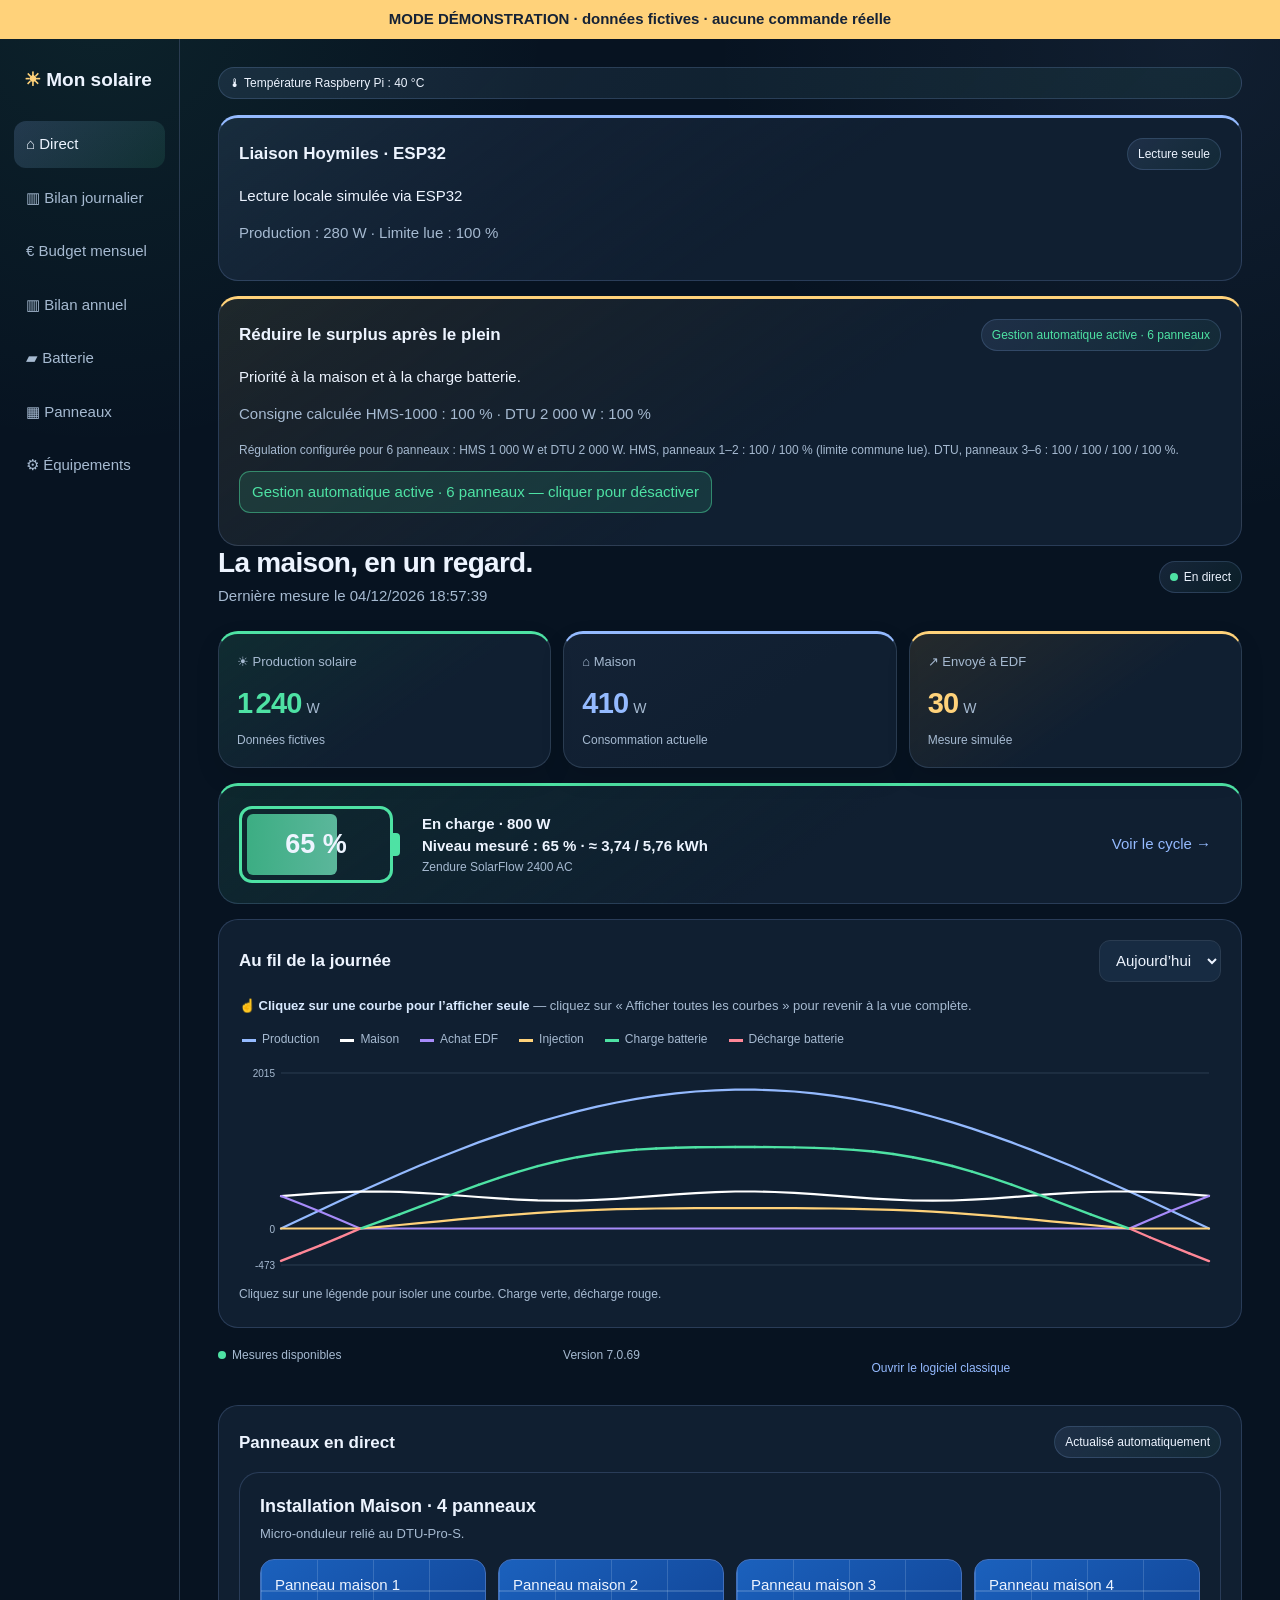
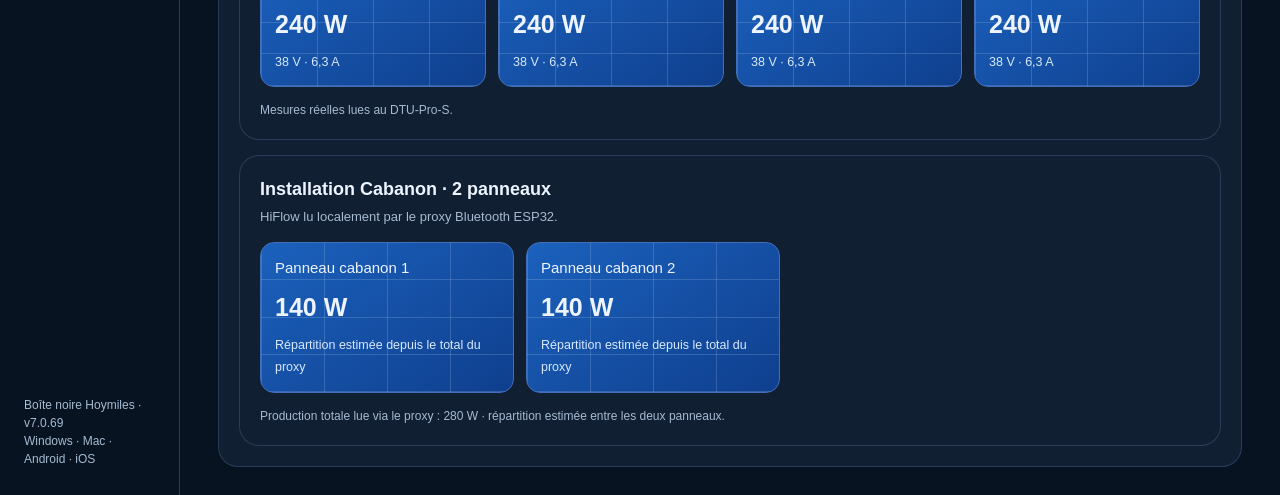
<file: docs/demo.html>
<!doctype html>
<html lang="fr">
<head><meta http-equiv="Content-Security-Policy" content="default-src 'none'; script-src 'unsafe-inline'; style-src 'unsafe-inline'; img-src data:; connect-src 'none'; form-action 'none'; base-uri 'none'">
<meta charset="utf-8">
<meta name="viewport" content="width=device-width,initial-scale=1,viewport-fit=cover">
<meta name="theme-color" content="#071321">
<meta name="apple-mobile-web-app-capable" content="yes">
<meta name="apple-mobile-web-app-status-bar-style" content="black-translucent">
<meta name="apple-mobile-web-app-title" content="Mon solaire">



<title>Mon solaire · Boîte noire Hoymiles</title>
<style>
:root{color-scheme:dark;--bg:#071321;--panel:#101f31;--raised:#172b42;--text:#edf4ff;--muted:#a6bad1;--line:#2a3c51;--blue:#8caeff;--green:#48da9a;--red:#ff8087;--gold:#ffd17b;--radius:20px}
*{box-sizing:border-box}html,body{margin:0;min-height:100%;background:var(--bg);color:var(--text);font:15px/1.5 -apple-system,BlinkMacSystemFont,"Segoe UI",sans-serif}button,select,a,input{font:inherit}button{color:inherit;cursor:pointer}[hidden]{display:none!important}.shell{min-height:100vh;display:grid;grid-template-columns:180px minmax(0,1fr)}.side{border-right:1px solid var(--line);padding:27px 14px;display:flex;flex-direction:column;gap:27px}.brand{font-size:19px;font-weight:700;padding:0 10px}.brand span{color:var(--gold)}.nav{display:flex;flex-direction:column;gap:7px}.nav button{border:0;background:transparent;text-align:left;border-radius:12px;padding:12px;color:var(--muted);min-height:46px}.nav button[aria-selected=true]{background:var(--raised);color:var(--text)}.side-note{margin-top:auto;padding:0 10px;color:var(--muted);font-size:12px}.content{padding:28px;max-width:1080px;width:100%;margin:auto;min-width:0}.heading{display:flex;align-items:center;justify-content:space-between;gap:12px;margin-bottom:24px}.heading h1{font-size:28px;line-height:1.2;letter-spacing:-.7px;margin:0 0 5px}.muted{color:var(--muted)}.small{font-size:12px}.pill{font-size:12px;padding:6px 10px;border-radius:20px;background:var(--raised);white-space:nowrap}.metrics{display:grid;grid-template-columns:repeat(3,minmax(0,1fr));gap:12px}.tile,.panel{background:var(--panel);border:1px solid var(--line);border-radius:var(--radius)}.tile{padding:18px}.caption{color:var(--muted);font-size:13px;margin-bottom:13px}.number{font-size:29px;font-weight:700;letter-spacing:-.8px;line-height:1.25;font-variant-numeric:tabular-nums}.number span{font-size:14px;font-weight:400;color:var(--muted);margin-left:5px}.meta{font-size:12px;color:var(--muted);margin-top:10px}.panel{padding:20px;margin-top:15px}.panel-head{display:flex;align-items:center;justify-content:space-between;gap:12px;flex-wrap:wrap;margin-bottom:14px}.panel h2{font-size:17px;margin:0}.battery-row{display:flex;align-items:center;justify-content:space-between;gap:22px}.battery-side{display:flex;align-items:center;gap:22px}.battery{--battery:var(--muted);position:relative;width:154px;height:77px;border:3px solid var(--battery);border-radius:13px;padding:5px;margin-right:7px;flex:none}.battery:after{content:"";position:absolute;right:-10px;top:24px;width:7px;height:23px;border-radius:0 4px 4px 0;background:var(--battery)}.battery-fill{height:100%;width:0;background:var(--battery);border-radius:6px;opacity:.32}.battery-value{position:absolute;inset:0;display:grid;place-items:center;font-size:27px;font-weight:700}.battery-state{color:var(--battery);font-weight:650}.link{border:0;background:transparent;color:var(--blue);padding:10px;min-height:44px}.chart{display:block;width:100%;height:230px}.legend{display:flex;gap:15px;flex-wrap:wrap;color:var(--muted);font-size:12px}.legend i{display:inline-block;width:14px;height:3px;background:var(--c);margin-right:6px;vertical-align:middle}.chart-detail{min-height:22px;font-size:12px;color:var(--muted)}.split{display:grid;grid-template-columns:1fr 1fr;gap:15px}.split .panel{margin-top:0}.balance{display:flex;align-items:baseline;justify-content:space-between;gap:12px;padding:14px 0;border-bottom:1px solid var(--line)}.balance:last-child{border:0}.balance strong{font-size:20px;white-space:nowrap}.balance small{display:block;color:var(--muted);font-size:12px}.cycle{display:grid;grid-template-columns:repeat(4,minmax(0,1fr));margin:20px 0}.step{padding-left:15px;border-left:2px solid var(--line)}.step:first-child{border-color:var(--green)}.step b{display:block;font-size:20px;margin:6px 0}.step span{font-size:12px;color:var(--muted)}.device{display:flex;align-items:center;gap:13px;padding:17px 0;border-bottom:1px solid var(--line)}.device:last-child{border:0}.device-icon{font-size:22px;width:30px;text-align:center}.device-info{flex:1;min-width:0}.device-info h3{margin:0;font-size:15px}.device-info p{margin:3px 0 0;color:var(--muted);font-size:12px}.device .pill.ok{color:var(--green)}.device .pill.off{color:var(--red)}.device-form{display:grid;grid-template-columns:minmax(0,1fr) minmax(160px,260px);gap:10px 16px;align-items:center;padding:14px 0;border-bottom:1px solid var(--line)}.device-form label{font-weight:650}.device-form small{display:block;color:var(--muted);font-weight:400}.device-form input[type=text]{width:100%;color:var(--text);background:var(--raised);border:1px solid var(--line);border-radius:9px;padding:9px}.device-form input[type=checkbox]{width:18px;height:18px;margin-right:8px;vertical-align:middle}.option-row{display:flex;gap:18px;flex-wrap:wrap;padding:15px 0}.notice{border:1px solid #8a5b08;background:#35280d;border-radius:13px;padding:12px;margin-bottom:15px}.notice.bad{border-color:#8f2929;background:#35171b}.select,.button{color:var(--text);background:var(--raised);border:1px solid var(--line);border-radius:11px;padding:9px 12px;min-height:42px}.actions{display:flex;gap:10px;flex-wrap:wrap;margin-top:16px}.status{min-height:20px;margin-top:10px;color:var(--muted);font-size:12px}.footer{display:flex;justify-content:space-between;gap:12px;flex-wrap:wrap;margin-top:18px;color:var(--muted);font-size:12px}.dot{display:inline-block;width:8px;height:8px;border-radius:50%;background:var(--green);margin-right:6px}
@media(max-width:780px){.shell{grid-template-columns:132px minmax(0,1fr)}.content{padding:22px 17px}.metrics{grid-template-columns:1fr 1fr}.metrics .tile:last-child{grid-column:1/-1}.split{grid-template-columns:1fr}.cycle{grid-template-columns:1fr 1fr;gap:20px}.battery-row{flex-wrap:wrap}}
@media(max-width:560px){.shell{display:flex;flex-direction:column}.side{order:2;position:sticky;bottom:0;z-index:5;border:0;border-top:1px solid var(--line);padding:8px 5px;background:rgba(7,19,33,.97)}.brand,.side-note{display:none}.nav{flex-direction:row;gap:0}.nav button{flex:1;text-align:center;padding:9px 3px;font-size:12px}.content{padding:22px 15px 28px}.heading h1{font-size:25px}.metrics{gap:9px}.tile{padding:14px 12px}.number{font-size:26px}.panel{padding:16px}.battery{width:120px;height:67px}.battery:after{top:18px}.battery-side{gap:16px}.device{flex-wrap:wrap}.device>.pill{margin-left:43px}.chart{height:210px}}
@media(max-width:560px){.side{padding:4px 5px max(4px,env(safe-area-inset-bottom))}.nav{display:grid;grid-template-columns:repeat(4,minmax(0,1fr));gap:2px}.nav button{min-width:0;min-height:44px;line-height:1.15;white-space:normal;overflow-wrap:anywhere;font-size:11px;padding:5px 2px}.content{padding-bottom:24px}}
@media(max-width:560px){.device-form{grid-template-columns:minmax(0,1fr);gap:6px;padding:10px 0}.device-form label{min-width:0;line-height:1.3}.device-form small{margin:3px 0 0 26px}.device-form input[type=text]{min-width:0;width:100%;padding:8px}.option-row{gap:10px;padding:10px 0}}
@media(max-width:560px){.device{display:grid;grid-template-columns:28px minmax(0,1fr);gap:3px 10px;align-items:start;padding:12px 0}.device-icon{width:auto;grid-row:1 / 3}.device-info{min-width:0;width:100%;overflow-wrap:anywhere}.device>.pill{grid-column:2;margin:2px 0 0;justify-self:start;white-space:normal}.balance{gap:8px;padding:10px 0}.balance>div{min-width:0;overflow-wrap:break-word}.balance strong{font-size:17px}.annual-summary-panel .balance strong{font-size:17px}.cycle{gap:14px}.step{min-width:0;overflow-wrap:break-word}}
.button[aria-pressed=true]{border-color:var(--green);background:#153d34}.control-state-active{color:var(--green);border-color:#2a765d;background:#153d34}.control-state-warn{color:var(--gold);border-color:#8a5b08;background:#35280d}.control-state-off{color:var(--red);border-color:#8f2929;background:#35171b}.button:disabled{cursor:not-allowed;opacity:.48}
.control-countdown{display:flex;align-items:center;gap:18px;margin:14px 0;padding:14px 18px;border:1px solid #8a5b08;border-radius:14px;background:#35280d;color:var(--gold);font-weight:700;font-variant-numeric:tabular-nums}.control-countdown span{font-size:31px}.control-countdown small{display:block;color:var(--muted);font-weight:400}.dtu-stability-icon{position:relative;width:132px;height:70px;flex:0 0 132px;border:3px solid var(--gold);border-radius:12px;background:#14273b;box-shadow:inset 0 0 0 1px rgba(255,209,123,.18)}.dtu-stability-icon:after{content:"";position:absolute;right:-14px;top:24px;width:10px;height:18px;border:3px solid var(--gold);border-left:0;border-radius:0 6px 6px 0}.dtu-stability-icon b{position:absolute;left:13px;top:11px;font-size:12px;letter-spacing:.9px}.dtu-leds{position:absolute;left:15px;right:15px;bottom:13px;display:flex;justify-content:space-between}.dtu-leds i{width:11px;height:7px;border-radius:5px;background:#6e7c8a;animation:dtu-pulse 1.35s ease-in-out infinite}.dtu-leds i:nth-child(1){animation-delay:0s}.dtu-leds i:nth-child(2){animation-delay:.18s}.dtu-leds i:nth-child(3){animation-delay:.36s}.dtu-leds i:nth-child(4){animation-delay:.54s}@keyframes dtu-pulse{0%,100%{background:#6e7c8a;box-shadow:none}45%{background:var(--green);box-shadow:0 0 10px rgba(72,218,154,.8)}}
.chart{touch-action:pan-y}.chart:focus{outline:1px solid var(--blue);outline-offset:3px}.chart-cursor text{font-size:11px;font-weight:650;paint-order:stroke;stroke:var(--panel);stroke-width:3px;stroke-linejoin:round}
.chart-hint{margin:0 0 8px;color:#d8e9ff;font-size:13px;font-weight:650}.chart-hint span{color:var(--muted);font-weight:400}.legend{gap:7px 15px}.legend button{border:0;background:transparent;color:inherit;padding:7px 3px;border-radius:7px}.legend button:hover,.legend button:focus-visible,.legend button[aria-pressed=true]{color:var(--text);background:var(--raised)}.legend .chart-reset{display:inline-flex;align-items:center;min-height:42px;padding:9px 14px;margin-left:5px;border:1px solid #4f9c7d;border-radius:11px;background:#153d34;color:#e9fff5;font-size:13px;font-weight:700;box-shadow:0 2px 7px rgba(0,0,0,.25)}.legend .chart-reset:hover,.legend .chart-reset:focus-visible{background:#1d5948;border-color:var(--green)}
.device .pill.ok{color:var(--green);border:1px solid #2a765d;background:#153d34}.device .pill.warn{color:var(--gold);border:1px solid #8a5b08;background:#35280d}.device .pill.off{color:var(--red);border:1px solid #8f2929;background:#35171b}
.nav a{display:block;border:0;background:transparent;text-align:left;border-radius:12px;padding:12px;color:var(--muted);min-height:46px;text-decoration:none}.nav a:hover{background:var(--raised);color:var(--text)}.panels-live{scroll-margin-top:20px}.panel-groups{display:grid;gap:15px}.panel-group{background:var(--panel);border:1px solid var(--line);border-radius:var(--radius);padding:20px}.panel-group h2{margin:0;font-size:18px}.panel-group>p{margin:4px 0 15px;color:var(--muted);font-size:13px}.panel-grid{display:grid;grid-template-columns:repeat(4,minmax(0,1fr));gap:12px}.panel-grid.cabanon{grid-template-columns:repeat(2,minmax(0,1fr));max-width:520px}.panel-unit{min-height:118px;border:1px solid #426fba;border-radius:14px;padding:14px;background:repeating-linear-gradient(90deg,rgba(220,240,255,.17) 0 1px,transparent 1px 25%),repeating-linear-gradient(0deg,rgba(220,240,255,.17) 0 1px,transparent 1px 25%),linear-gradient(145deg,#1b61bd,#0f3f8e)}.panel-unit.off{border-color:var(--line);background:var(--raised)}.panel-unit b{display:block;font-size:25px;margin:10px 0 6px}.panel-unit small{color:#d8e9ff}.panel-unit.off small{color:var(--muted)}.panel-live-note{margin:14px 0 0;color:var(--muted);font-size:12px}
</style>
<style>
/* Bilan annuel : séparer les achats EDF de l'apport solaire pour une lecture immédiate. */
.annual-summary-grid{display:grid;grid-template-columns:repeat(2,minmax(0,1fr));gap:16px}
.annual-summary-panel{background:var(--raised);border:1px solid var(--line);border-radius:16px;padding:18px}
.annual-summary-panel h3{margin:0;font-size:16px}.annual-summary-panel>p{margin:4px 0 8px;color:var(--muted);font-size:12px}
.annual-summary-panel.annual-edf{border-top:3px solid var(--gold)}.annual-summary-panel.annual-solar{border-top:3px solid var(--green)}
.annual-summary-panel .balance{padding:12px 0}.annual-summary-panel .balance strong{font-size:19px}.annual-summary-panel .annual-key strong{color:var(--gold)}.annual-summary-panel .annual-saving strong{color:var(--green)}
@media(max-width:780px){.annual-summary-grid{grid-template-columns:1fr}}
</style>
<style id="visual-color-polish">
/* Retouche couleur uniquement : aucune structure, donnée ou logique modifiée. */
:root{--blue:#94baff;--green:#4ee2a4;--red:#ff8797;--gold:#ffd27a;--violet:#b79aff}
body{background:radial-gradient(circle at 8% 0,rgba(78,226,164,.075),transparent 30rem),radial-gradient(circle at 93% 2%,rgba(148,186,255,.07),transparent 32rem),var(--bg)}
.panel,.panel-group{border-color:rgba(148,186,255,.19)}
.nav button[aria-selected=true],.nav a[aria-current=page]{background:linear-gradient(135deg,rgba(148,186,255,.18),rgba(78,226,164,.10));color:var(--text)}
.annual-summary-panel.annual-edf{background:linear-gradient(145deg,rgba(255,210,122,.105),var(--raised) 46%);border-top:4px solid var(--gold)}
.annual-summary-panel.annual-solar{background:linear-gradient(145deg,rgba(78,226,164,.10),var(--raised) 46%);border-top:4px solid var(--green)}
.annual-key{color:var(--gold)}.annual-saving{color:var(--green)}
.battery-fill{background:linear-gradient(90deg,var(--green),#79efc5);opacity:.72}
.control-state-active,.connected{color:var(--green);border-color:rgba(78,226,164,.48);background:rgba(78,226,164,.12)}
.control-state-warn{color:var(--gold);border-color:rgba(255,210,122,.5);background:rgba(255,210,122,.12)}
.control-state-off,.disconnected{color:var(--red);border-color:rgba(255,135,151,.48);background:rgba(255,135,151,.11)}
.chart-legend button[data-chart-series=production]{color:var(--blue)}.chart-legend button[data-chart-series=import]{color:var(--violet)}.chart-legend button[data-chart-series=export]{color:var(--gold)}.chart-legend button[data-chart-series=charge]{color:var(--green)}.chart-legend button[data-chart-series=discharge]{color:var(--red)}
/* Les autres vues reprennent la chaleur du bilan, avec une couleur liée à chaque énergie. */
.tile{border-top:3px solid rgba(148,186,255,.56);background:linear-gradient(145deg,rgba(148,186,255,.09),var(--panel) 58%);box-shadow:0 10px 25px rgba(0,0,0,.10)}
#view-direct .metrics .tile:nth-child(1){border-top-color:var(--green);background:linear-gradient(145deg,rgba(78,226,164,.12),var(--panel) 58%)}
#view-direct .metrics .tile:nth-child(2){border-top-color:var(--blue)}
#view-direct .metrics .tile:nth-child(3){border-top-color:var(--gold);background:linear-gradient(145deg,rgba(255,210,122,.12),var(--panel) 58%)}
#live-pv{color:var(--green)}#live-home{color:var(--blue)}#live-grid{color:var(--gold)}
#view-direct>.panel:first-child{border-top:3px solid var(--blue);background:linear-gradient(145deg,rgba(148,186,255,.10),var(--panel) 56%)}
#view-direct>.panel:nth-child(2){border-top:3px solid var(--gold);background:linear-gradient(145deg,rgba(255,210,122,.09),var(--panel) 56%)}
#battery-summary,#view-battery>.panel:first-of-type{border-top:3px solid var(--green);background:linear-gradient(145deg,rgba(78,226,164,.10),var(--panel) 58%)}
#view-bilans .split .panel:first-child,#view-budget .split .panel:first-child{border-top:3px solid var(--green);background:linear-gradient(145deg,rgba(78,226,164,.10),var(--panel) 58%)}
#view-bilans .split .panel:nth-child(2),#view-budget .split .panel:nth-child(2){border-top:3px solid var(--gold);background:linear-gradient(145deg,rgba(255,210,122,.10),var(--panel) 58%)}
#view-bilans>.panel,#view-budget>.panel{border-top:3px solid var(--violet);background:linear-gradient(145deg,rgba(183,154,255,.09),var(--panel) 58%)}
#report-production,#budget-production,#budget-local,#budget-saving{color:var(--green)}#report-export,#budget-export{color:var(--gold)}#report-import,#report-energy-cost,#report-total,#budget-total{color:var(--violet)}
#view-battery>.panel:nth-of-type(2){border-top:3px solid var(--green);background:linear-gradient(145deg,rgba(78,226,164,.10),var(--panel) 58%)}
#view-battery>.panel:nth-of-type(3){border-top:3px solid var(--violet);background:linear-gradient(145deg,rgba(183,154,255,.09),var(--panel) 58%)}
#battery-charge-now,#battery-charge-today{color:var(--green)}#battery-discharge-now,#battery-discharge-today{color:var(--red)}
#view-devices>.panel:first-of-type{border-top:3px solid var(--blue);background:linear-gradient(145deg,rgba(148,186,255,.10),var(--panel) 58%)}
#view-devices>.panel:nth-of-type(2){border-top:3px solid var(--gold);background:linear-gradient(145deg,rgba(255,210,122,.08),var(--panel) 58%)}
#view-devices>.panel:nth-of-type(3){border-top:3px solid var(--violet);background:linear-gradient(145deg,rgba(183,154,255,.09),var(--panel) 58%)}
.pill{border:1px solid rgba(148,186,255,.18);background:linear-gradient(135deg,rgba(148,186,255,.11),rgba(78,226,164,.06))}
</style></head>
<body><div style="position:sticky;top:0;z-index:1000;background:#ffd27a;color:#152236;text-align:center;padding:8px;font-weight:700">MODE DÉMONSTRATION · données fictives · aucune commande réelle</div>
<div class="shell">
 <aside class="side">
  <div class="brand"><span>☀</span> Mon solaire</div>
  <nav class="nav" role="tablist" aria-label="Navigation principale">
   <button role="tab" aria-selected="true" data-view="direct">⌂ Direct</button>
   <button role="tab" aria-selected="false" data-view="bilans">▥ Bilan journalier</button>
   <button role="tab" aria-selected="false" data-view="budget">€ Budget mensuel</button>
   <button role="tab" aria-selected="false" data-view="annual">▥ Bilan annuel</button>
   <button role="tab" aria-selected="false" data-view="battery">▰ Batterie</button>
   <button role="tab" aria-selected="false" type="button" id="open-panels">▦ Panneaux</button>
   <button role="tab" aria-selected="false" data-view="devices">⚙ Équipements</button>
  </nav>
  <div class="side-note">Boîte noire Hoymiles · v7.0.69<br>Windows · Mac · Android · iOS</div>
 </aside>
 <main class="content">
  <div id="notice" class="notice" hidden></div>
  <div class="pill" style="margin-bottom:16px" id="raspberry-temperature">🌡 Température Raspberry Pi : en attente…</div>
  <section id="view-direct">
   <article class="panel"><div class="panel-head"><h2>Liaison Hoymiles · ESP32</h2><span class="pill">Lecture seule</span></div><p id="proxy-status">En attente du relais</p><p id="proxy-values" class="muted"></p></article>
   <article class="panel" aria-live="polite"><div class="panel-head"><h2>Réduire le surplus après le plein</h2><span class="pill" id="control-mode">Pilotage désactivé</span></div><p id="surplus-reason">En attente des mesures…</p><div class="control-countdown" id="control-countdown" hidden><div class="dtu-stability-icon" aria-hidden="true"><b>DTU Pro-S</b><div class="dtu-leds"><i></i><i></i><i></i><i></i></div></div><div><span id="control-countdown-value">120 s</span><small>DTU Pro-S · reprise automatique après contrôle des mesures</small></div></div><p class="muted" id="surplus-target"></p><p class="small muted"><span id="control-note">Gestion solaire en cours de démarrage.</span></p><button id="control-toggle" class="button" onclick="toggleControl()">Activer la gestion solaire</button><p class="small muted" id="control-message" role="status"></p></article>
   <header class="heading"><div><h1>La maison, en un regard.</h1><div class="muted" id="live-date">En attente des mesures…</div></div><span class="pill"><span class="dot" id="live-dot"></span><span id="live-state">Connexion</span></span></header>
   <div class="metrics">
    <article class="tile"><div class="caption">☀ Production solaire</div><div class="number" id="live-pv">—</div><div class="meta" id="live-pv-source">Mesure en attente</div></article>
    <article class="tile"><div class="caption">⌂ Maison</div><div class="number" id="live-home">—</div><div class="meta" id="live-home-note">Consommation actuelle</div></article>
    <article class="tile"><div class="caption" id="live-grid-title">↔ Réseau EDF</div><div class="number" id="live-grid">—</div><div class="meta" id="live-grid-note">Mesure en attente</div></article>
   </div>
   <article class="panel" id="battery-summary"><div class="battery-row"><div class="battery-side"><div class="battery"><div class="battery-fill"></div><div class="battery-value">—</div></div><div><div class="battery-state">Mesure indisponible</div><strong id="battery-power">—</strong><div class="muted small">Zendure SolarFlow 2400 AC</div></div></div><button class="link" data-go="battery">Voir le cycle →</button></div></article>
   <article class="panel"><div class="panel-head"><h2>Au fil de la journée</h2><select class="select" id="chart-period"><option value="today">Aujourd’hui</option><option value="yesterday">Hier</option></select></div><p class="chart-hint">☝ Cliquez sur une courbe pour l’afficher seule <span>— cliquez sur « Afficher toutes les courbes » pour revenir à la vue complète.</span></p><div class="legend" aria-label="Choisir une courbe"><button type="button" data-chart-series="production"><i style="--c:var(--blue)"></i>Production</button><button type="button" data-chart-series="house"><i style="--c:#fff"></i>Maison</button><button type="button" data-chart-series="import"><i style="--c:#a78bfa"></i>Achat EDF</button><button type="button" data-chart-series="export"><i style="--c:var(--gold)"></i>Injection</button><button type="button" data-chart-series="charge"><i style="--c:var(--green)"></i>Charge batterie</button><button type="button" data-chart-series="discharge"><i style="--c:var(--red)"></i>Décharge batterie</button><button type="button" class="button chart-reset" id="chart-reset" hidden>Afficher toutes les courbes</button></div><svg class="chart" id="chart" role="img" tabindex="0" aria-label="Courbes de puissance. Déplacez le curseur pour lire les valeurs."></svg><div class="chart-detail" id="chart-detail">Cliquez sur une légende pour isoler une courbe. Charge verte, décharge rouge.</div></article>
   <footer class="footer"><span id="quality"><span class="dot"></span>Mesures en attente</span><span>Version 7.0.69</span><button id="open-classic" class="link" type="button">Ouvrir le logiciel classique</button><span id="classic-message" class="small"></span></footer>
   <article class="panel panels-live" id="panneaux"><div class="panel-head"><h2>Panneaux en direct</h2><span class="pill" id="panel-live-status">Actualisation en attente</span></div><div class="panel-groups"><section class="panel-group"><h2>Installation Maison · 4 panneaux</h2><p>Micro-onduleur relié au DTU-Pro-S.</p><div class="panel-grid" id="panel-house"></div><div class="panel-live-note" id="panel-house-note">Lecture individuelle en attente.</div></section><section class="panel-group"><h2>Installation Cabanon · 2 panneaux</h2><p>HiFlow lu localement par le proxy Bluetooth ESP32.</p><div class="panel-grid cabanon" id="panel-cabanon"></div><div class="panel-live-note" id="panel-cabanon-note">Lecture individuelle en attente.</div></section></div></article>
  </section>
  <section id="view-bilans" hidden>
   <header class="heading"><div><h1>Ce que le soleil apporte.</h1><div class="muted" id="report-date">Bilan enregistré</div></div><select class="select report-period"><option value="today">Aujourd’hui</option><option value="yesterday">Hier</option><option value="week">7 jours</option><option value="month">Ce mois</option><option value="year">Cette année</option></select></header>
   <div class="split"><article class="panel"><h2>Énergie</h2><div class="balance"><div>Production solaire<small id="production-note">Mesurée</small></div><strong id="report-production">—</strong></div><div class="balance"><div>Envoyé à EDF<small>Surplus mesuré</small></div><strong id="report-export">—</strong></div><div class="balance"><div>Acheté à EDF<small>Index Linky HP + HC</small></div><strong id="report-import">—</strong></div></article><article class="panel"><h2>Coût EDF</h2><div class="balance"><div>Énergie achetée</div><strong id="report-energy-cost">—</strong></div><div class="balance"><div>Abonnement</div><strong id="report-subscription">—</strong></div><div class="balance"><div>Total</div><strong id="report-total">—</strong></div></article></div>
   <article class="panel"><div class="panel-head"><h2>Énergie batterie sur la période</h2><span class="small muted">Mesures AC, pas le niveau de batterie</span></div><div class="balance"><div>Énergie chargée</div><strong id="report-charge">—</strong></div><div class="balance"><div>Énergie déchargée</div><strong id="report-discharge">—</strong></div><p class="small muted" id="report-source"></p></article>
   <div class="actions"><a class="button" href="/report.csv?period=today" id="report-export" download="bilan-solaire.csv">Exporter le CSV</a></div>
  </section>
  <section id="view-budget" hidden>
   <header class="heading"><div><h1 id="budget-title">Le budget du mois.</h1><div class="muted" id="budget-date">Calcul à partir des mesures enregistrées</div></div><span class="pill">Lecture seule</span></header>
   <article class="panel"><div class="panel-head"><h2>Consommation globale de la maison</h2><strong id="budget-consumption">—</strong></div><p class="small muted">Toute l’énergie utilisée par la maison : production solaire directe, batterie et achat EDF réunis.</p></article>
   <div class="split"><article class="panel"><h2 id="budget-edf-title">Facture EDF ce mois</h2><div class="balance"><div>Heures pleines <small id="budget-hp-rate">Tarif non renseigné</small></div><strong id="budget-hp">—</strong></div><div class="balance"><div>Heures creuses <small id="budget-hc-rate">Tarif non renseigné</small></div><strong id="budget-hc">—</strong></div><div class="balance"><div>Consommation EDF totale <small>Heures pleines + heures creuses</small></div><strong id="budget-import-total">—</strong></div><div class="balance"><div>Abonnement</div><strong id="budget-subscription">—</strong></div><div class="balance"><div id="budget-total-label">Total EDF du mois</div><strong id="budget-total">—</strong></div></article><article class="panel"><h2>Apport local</h2><div class="balance"><div>Production solaire</div><strong id="budget-production">—</strong></div><div class="balance"><div>Injecté à EDF <small>Surplus réellement mesuré</small></div><strong id="budget-export">—</strong></div><div class="balance"><div>Solaire resté sur place <small>Production − injection EDF</small></div><strong id="budget-retained">—</strong></div><div class="balance"><div>Maison alimentée sans EDF <small>Solaire direct + batterie restituée</small></div><strong id="budget-local">—</strong></div><div class="balance"><div>Énergie disponible dans la batterie <small id="budget-battery-available-note">Niveau actuel mesuré</small></div><strong id="budget-battery-available">—</strong></div><div class="balance"><div>Pertes batterie estimées ce mois <small>Conversions et écarts de mesure</small></div><strong id="budget-battery-loss">—</strong></div><div class="balance"><div>Économie estimée <small id="budget-saving-note">Selon le tarif moyen HP/HC réellement payé</small></div><strong id="budget-saving">—</strong></div></article></div>
   <article class="panel"><div class="panel-head"><h2 id="budget-battery-title">Batterie sur le mois</h2><span class="small muted">Flux AC mesurés</span></div><div class="split"><div class="balance"><div>Chargée</div><strong id="budget-charge">—</strong></div><div class="balance"><div>Restituée à la maison</div><strong id="budget-discharge">—</strong></div></div><p class="small muted">L’économie compare l’énergie réellement consommée avec l’achat EDF. Elle inclut donc l’usage direct du solaire et l’énergie restituée par la batterie, sans attribuer une valeur de revente à l’injection tant qu’un tarif de rachat n’est pas configuré.</p></article>
  </section>
  <section id="view-annual" hidden>
   <header class="heading"><div><h1>Le bilan de l’année.</h1><div class="muted">Relevés réels de production, d’achat EDF et de batterie</div></div><span class="pill">Lecture seule</span></header>
   <article class="panel" id="budget-year-summary">
    <div class="panel-head"><div><h2>Bilan annuel complet</h2><p class="small muted" id="budget-year-date">Depuis la mise en service</p></div><span class="pill">Relevés réels HP / HC et Hoymiles</span></div>
    <div class="annual-summary-grid">
     <section class="annual-summary-panel annual-edf" aria-labelledby="annual-edf-title">
      <h3 id="annual-edf-title">EDF · achats et coût</h3><p>Achat réseau et coût réel sur la période.</p>
      <div class="balance"><div>Achat EDF réel · HP + HC</div><strong id="budget-year-consumption">—</strong></div>
      <div class="balance"><div>Achat EDF · heures pleines</div><strong id="budget-year-hp">—</strong></div>
      <div class="balance"><div>Achat EDF · heures creuses</div><strong id="budget-year-hc">—</strong></div>
      <div class="balance"><div>Coût énergie EDF · hors abonnement</div><strong id="budget-year-total">—</strong></div>
      <div class="balance"><div>Abonnement sur la période</div><strong id="budget-year-subscription">—</strong></div>
      <div class="balance annual-key"><div>Coût EDF global · abonnement inclus</div><strong id="budget-year-global-cost">—</strong></div>
     </section>
     <section class="annual-summary-panel annual-solar" aria-labelledby="annual-solar-title">
      <h3 id="annual-solar-title">Solaire · production, batterie et économies</h3><p>Production locale, stockage et gain apporté par l'installation.</p>
      <div class="balance"><div>Production solaire réelle Hoymiles</div><strong id="budget-year-production">—</strong></div>
      <div class="balance"><div id="budget-year-export-label">Total injecté vers EDF</div><strong id="budget-year-export">—</strong></div>
      <div class="balance"><div>Énergie batterie chargée</div><strong id="budget-year-charge">—</strong></div>
      <div class="balance"><div>Énergie batterie restituée</div><strong id="budget-year-discharge">—</strong></div>
      <div class="balance"><div>Économie batterie restituée <small>0,20 €/kWh</small></div><strong id="budget-year-battery-saving">—</strong></div>
      <div class="balance annual-saving"><div>Économie réelle solaire + batterie</div><strong id="budget-year-saving">—</strong></div>
     </section>
    </div>
    <p class="small muted" id="budget-year-note">Les données annuelles proviennent des relevés saisis. Les flux batterie affichent toujours leur période réelle de couverture.</p>
   </article>
  </section>
  <section id="view-battery" hidden>
   <header class="heading"><div><h1>La réserve de la maison.</h1><div class="muted">Zendure SolarFlow 2400 AC</div></div></header>
   <article class="panel"><div class="battery-side"><div class="battery"><div class="battery-fill"></div><div class="battery-value">—</div></div><div><div class="battery-state">Mesure indisponible</div><h2 id="battery-power-full">—</h2><div class="muted small">Charge et décharge enregistrées séparément</div></div></div></article>
   <article class="panel"><div class="panel-head"><h2>Batterie aujourd’hui</h2><span class="small muted" id="battery-measured-at">En attente des mesures</span></div><div class="metrics"><div class="tile"><div class="caption">Charge vers la batterie</div><div class="number" id="battery-charge-now">—</div></div><div class="tile"><div class="caption">Décharge vers la maison</div><div class="number" id="battery-discharge-now">—</div></div><div class="tile"><div class="caption">Énergie chargée aujourd’hui</div><div class="number" id="battery-charge-today">—</div><div class="meta">Déchargée : <span id="battery-discharge-today">—</span></div></div></div><p class="small muted" id="battery-totals-state"></p></article>
   <article class="panel"><div class="panel-head"><h2>Du plein au lendemain</h2><span class="pill" id="cycle-label">En attente</span><select class="select" id="cycle-select" aria-label="Jour du cycle batterie"><option>En attente</option></select></div><p class="small muted" id="cycle-explanation"></p><div class="cycle"><div class="step"><span>Batterie pleine</span><b id="cycle-full">—</b><span id="cycle-day">—</span></div><div class="step"><span>Fin solaire (&lt; 10 W)</span><b id="cycle-end">—</b><span>30 min continues</span></div><div class="step"><span>Batterie prend le relais</span><b id="cycle-discharge">—</b><span id="cycle-discharge-note">Le solaire ne couvre plus la maison</span></div><div class="step"><span>Recharge dès le prochain ensoleillement</span><b id="cycle-recharge">—</b><span id="cycle-recharge-day">—</span></div></div><div class="balance"><div>Surplus après le plein</div><strong id="cycle-surplus">—</strong></div><div class="balance"><div id="cycle-duration-label">Temps en décharge en cours<small>Pauses et trous exclus</small></div><strong id="cycle-duration">—</strong></div><details class="small muted"><summary>Historique des cycles</summary><pre id="cycle-history" style="white-space:pre-wrap;font:inherit"></pre></details></article>
   <div class="actions"><a class="button" href="/battery-full.csv" download="cycles-batterie.csv">Exporter les cycles</a></div>
  </section>
  <section id="view-devices" hidden>
   <header class="heading"><div><h1>Chaque mesure à sa place.</h1><div class="muted">État, réglages et adresses du Raspberry</div></div></header>
   <article class="panel"><h2>Sources du suivi</h2><div id="device-list"></div></article>
   <article class="panel"><div class="panel-head"><h2>Réglages des équipements</h2><span class="pill">Enregistrer puis redémarrer le Raspberry</span></div><p class="small muted">Les mots de passe ne sont jamais affichés ni modifiables ici. Vérifiez une adresse avant d’enregistrer.</p><form id="equipment-form"><section id="settings-protection" style="background:var(--panel);border:1px solid var(--line);border-radius:var(--radius);padding:16px 20px;margin:16px 0"></section><div id="equipment-fields"></div><div class="option-row" id="clamp-fields"><p class="small muted">Réglages des pinces Shelly uniquement. Le Smart Meter Zendure est associé à la batterie : ce n’est pas un Shelly et il n’a aucune inversion à régler ici.</p><div id="clamp-unlock"></div><label><input type="checkbox" id="production-complete"> Toutes les lignes solaires sont mesurées par les Shelly</label><label><input type="checkbox" id="shelly-pv-reverse"> Inverser : pince A du Shelly Pro EM — départ solaire 1</label><label><input type="checkbox" id="shelly-grid-reverse"> Inverser : pince B du Shelly Pro EM — arrivée réseau EDF (achat ↔ injection)</label><label><input type="checkbox" id="shelly2-reverse"> Inverser : pince du Shelly EM Gen3 — départ solaire 2 / nouveaux panneaux</label></div><p class="small muted">Repère : A = premier départ solaire, B = câble venant du réseau EDF, Gen3 = second départ solaire. Vérifiez le circuit avant toute intervention. Ces cases corrigent seulement le sens d’affichage : ne déplacez pas une pince sous tension.</p><div class="actions"><button class="button" type="submit">Enregistrer les réglages</button></div><p class="status" id="equipment-message"></p></form></article>
   <article class="panel"><div class="panel-head"><h2 id="autostart-title">Démarrage automatique</h2><span class="pill" id="autostart-state">En attente</span></div><p class="muted" id="autostart-description">Lancer le suivi invisible à l’allumage de cet ordinateur.</p><div class="actions" id="autostart-actions"><button class="button" id="autostart-yes">Oui</button><button class="button" id="autostart-no">Non</button></div><p class="status" id="autostart-message">Le choix s’appliquera au prochain démarrage.</p></article>
   <article class="panel" id="raspberry-reboot-panel" hidden><h2>Redémarrage manuel</h2><p class="small muted">Redémarre tout le Raspberry Pi ; le tableau sera temporairement indisponible.</p><label>Mot de passe de redémarrage <input id="reboot-password" type="password" autocomplete="current-password"></label><div class="actions"><button class="button" id="reboot-button" type="button">Redémarrer le Raspberry Pi</button></div><p class="status" id="reboot-message" role="status"></p></article>
   <p class="status">Les modifications prennent effet après le redémarrage du service du Raspberry.</p>
  </section>
 </main>
</div>
<script>/* Données purement fictives : aucun appel réseau ni commande réelle. */
(() => {
  const stamp = () => new Date().toISOString();
  const history = Array.from({length: 48}, (_, i) => {
    const pv = Math.max(0, Math.round(1800 * Math.sin(Math.PI * i / 47)));
    const home = 420 + Math.round(60 * Math.sin(i / 3));
    const charge = Math.max(0, Math.round((pv - home) * .8));
    return {timestamp: new Date(Date.now() - (47-i)*300000).toISOString(), production_w:pv, consumption_w:home, export_w:Math.max(0,pv-home-charge), import_w:Math.max(0,home-pv), battery_charge_w:charge, battery_discharge_w:Math.max(0,home-pv)};
  });
  const now=Date.now()/1000, today=new Date().toISOString().slice(0,10);
  const panels=[1,2,3,4].map(port=>({port,power_w:240,voltage_v:38,current_a:6.3}));
  const status={raspberry_temperature_c:40, current:{timestamp:stamp(),battery_timestamp:now,production_w:1240,consumption_w:410,export_w:30,import_w:0,battery_enabled:true,battery_soc_pct:65,battery_charge_w:800,battery_discharge_w:0,battery_ac_charge_w:800,battery_ac_discharge_w:0,pv2_w:280,production_source:'Données fictives',grid_source:'Mesure simulée',quality:'complete',dtu_state:'online',linky_state:'online',shelly_state:'online',tp_link_state:'online',tongou_state:'online',hoymiles_proxy:{state:'online',timestamp:now,power_w:280,limit_pct:100,reason:'Lecture locale simulée via ESP32'},surplus_simulation:{commands_enabled:true,managed_panels:6,controlled_panels:6,hms1000_limit_pct:100,dtu_limit_pct:100,reason:'Priorité à la maison et à la charge batterie.',dtu:{state:'online',timestamp:now,port_limits_pct:[100,100,100,100],panels}},equipment:{linky:true,shelly:true}},history};
  const devices=['linky','shelly','shelly2','battery','tp_link','tongou_relay','hoymiles_proxy','esp_router'];
  const settings={desktop_actions:false,raspberry_service_enabled:true,settings_password_enabled:false,production_complete:true,wireless_interfaces:[],esp_devices:[],dtu_host:'Adresse fictive',...Object.fromEntries(devices.map(name=>[name,{enabled:true,host:'Adresse fictive'}]))};
  const report={from_time:new Date(Date.now()-86400000).toISOString(),to_time:stamp(),production_kwh:18.4,export_kwh:1.2,consumption_kwh:11.4,battery_charge_kwh:5.2,battery_discharge_kwh:3.1,battery_soc_pct:65,battery_available_kwh:3.74,battery_loss_kwh:.3,solar_after_export_kwh:17.2,local_energy_kwh:10.2,avoided_cost_eur:2.1,energy_cost:1.2,subscription:.6,total_cost:1.8,production_complete:true,billing:{import_kwh:5,hp_kwh:3,hc_kwh:2},tariffs:{hp_eur_kwh:.25,hc_eur_kwh:.20,abonnement_journalier_eur:.60},annual_real_readings:{start:'2026-01-01',as_of:today,hp_kwh:1128,hc_kwh:625,production_kwh:2120,export_kwh:223,battery_charge_kwh:400,battery_discharge_kwh:350},history};
  const cycles={days:[{date:today,ongoing:true,display:[today,'—','—','En attente','—','—','—','Données fictives'],full_at:null,discharge_at:null,recharge_at:null}]};
  window.fetch = async (url, options={}) => {
    const path=String(url);
    if (options.method && options.method.toUpperCase() !== 'GET') return new Response(JSON.stringify({error:'Démonstration : aucune commande réelle n’est envoyée.'}),{status:403,headers:{'Content-Type':'application/json'}});
    let data=path.startsWith('/api/status')?status:path.startsWith('/api/settings')?settings:path.startsWith('/api/report')?report:path.startsWith('/api/battery-full')?cycles:null;
    if(!data)return new Response('{}',{status:404});
    if(data===status){status.current.timestamp=stamp();status.current.battery_timestamp=Date.now()/1000;status.current.hoymiles_proxy.timestamp=Date.now()/1000;status.current.surplus_simulation.dtu.timestamp=Date.now()/1000;}
    return new Response(JSON.stringify(data),{status:200,headers:{'Content-Type':'application/json'}});
  };
  document.addEventListener('click',event=>{const a=event.target.closest('a');if(a&&a.hasAttribute('download')){event.preventDefault();alert('Export non disponible en démonstration.')}},true);
})();

</script><script>
const $=id=>document.getElementById(id), state={status:null,report:null,settings:null,chartHistory:null}, ACTION_TOKEN='__ACTION_TOKEN__';
let chartModel=null,chartIndex=0,chartSeries=null;
const chartSeriesKey={production:'Production',house:'Maison',import:'Achat EDF',export:'Injection',charge:'Charge batterie',discharge:'Décharge batterie'};
function setChartSeries(series){chartSeries=series;document.querySelectorAll('[data-chart-series]').forEach(b=>b.setAttribute('aria-pressed',String(b.dataset.chartSeries===series)));$('chart-reset').hidden=!series;$('chart-detail').textContent=series?`Vous regardez seulement : ${chartSeriesKey[series]}. Cliquez sur « Afficher toutes les courbes » pour revenir à la vue complète.`:'Cliquez sur une légende pour isoler une courbe. Charge verte, décharge rouge.';if(state.chartHistory)draw(state.chartHistory)}
const fmtW=v=>Number.isFinite(v)?`${Math.round(v).toLocaleString('fr-FR')}<span>W</span>`:'—';
const fmtK=v=>Number.isFinite(v)?`${v.toLocaleString('fr-FR',{minimumFractionDigits:2,maximumFractionDigits:2})} kWh`:'—';
const fmtE=v=>Number.isFinite(v)?`${v.toLocaleString('fr-FR',{minimumFractionDigits:2,maximumFractionDigits:2})} €`:'—';
const escapeText=s=>String(s??'').replace(/[&<>"']/g,c=>({'&':'&amp;','<':'&lt;','>':'&gt;','"':'&quot;',"'":'&#39;'}[c]));
function navigate(view){document.querySelectorAll('[data-view]').forEach(b=>b.setAttribute('aria-selected',String(b.dataset.view===view)));['direct','bilans','budget','annual','battery','devices'].forEach(v=>$('view-'+v).hidden=v!==view);window.scrollTo(0,0);if(view==='bilans')loadReport();if(view==='budget')loadBudget();if(view==='annual')loadAnnualBudget();if(view==='battery'){loadCycles();loadBatteryTotals();}if(view==='devices')loadSettings();}
document.querySelectorAll('[data-view]').forEach(b=>b.onclick=()=>navigate(b.dataset.view));document.querySelectorAll('[data-go]').forEach(b=>b.onclick=()=>navigate(b.dataset.go));
$('open-panels').onclick=()=>{navigate('direct');requestAnimationFrame(()=>$('panneaux').scrollIntoView({behavior:'smooth',block:'start'}));};
function battery(s){const capacityKwh=5.76,valid=Number.isFinite(s.battery_soc_pct),net=(s.battery_charge_w||0)-(s.battery_discharge_w||0),color=!valid?'var(--muted)':net>20?'var(--green)':net< -20?'var(--red)':'var(--muted)',label=!valid?'Mesure indisponible':net>20?`En charge · ${Math.round(net)} W`:net< -20?`En décharge · ${Math.round(-net)} W`:s.battery_soc_pct>=100?'Pleine · au repos':'Au repos',energy=valid?(s.battery_soc_pct*capacityKwh/100).toLocaleString('fr-FR',{minimumFractionDigits:2,maximumFractionDigits:2}):null,level=valid?`Niveau mesuré : ${Math.round(s.battery_soc_pct)} % · ≈ ${energy} / ${capacityKwh.toLocaleString('fr-FR',{minimumFractionDigits:2})} kWh`:'—';document.querySelectorAll('.battery').forEach(el=>{el.style.setProperty('--battery',color);el.querySelector('.battery-fill').style.width=valid?Math.max(0,Math.min(100,s.battery_soc_pct))+'%':'0';el.querySelector('.battery-value').textContent=valid?Math.round(s.battery_soc_pct)+' %':'—'});document.querySelectorAll('.battery-state').forEach(el=>el.textContent=label);$('battery-power').textContent=level;$('battery-power-full').textContent=level;const fresh=valid&&Number.isFinite(s.battery_timestamp)&&Date.now()/1000-s.battery_timestamp<=45;$('battery-charge-now').innerHTML=fmtW(fresh?s.battery_ac_charge_w:null);$('battery-discharge-now').innerHTML=fmtW(fresh?s.battery_ac_discharge_w:null);$('battery-measured-at').textContent=fresh?'Mesure du '+new Date(s.battery_timestamp*1000).toLocaleTimeString('fr-FR'):'Mesure batterie absente ou ancienne';$('battery-summary').hidden=!s.battery_enabled;}
function draw(history){
 const svg=$('chart'),w=Math.max(300,svg.clientWidth),h=svg.clientHeight||230;
 if(!history||history.length<2){svg.innerHTML='<text x="15" y="35" fill="var(--muted)">Pas assez de mesures pour tracer la courbe.</text>';return}
 const net=p=>Number.isFinite(p.battery_charge_w)&&Number.isFinite(p.battery_discharge_w)?p.battery_charge_w-p.battery_discharge_w:null;
 const selectedNet=p=>{const value=net(p);return chartSeries==='charge'?(value>0?value:null):chartSeries==='discharge'?(value<0?value:null):chartSeries?null:value};
 const allKeys=[['production','production_w','var(--blue)'],['house','consumption_w','#fff'],['import','import_w','#a78bfa'],['export','export_w','var(--gold)']],keys=allKeys.filter(([name])=>!chartSeries||chartSeries===name).map(([,key,color])=>[key,color]);
 const positive=history.flatMap(p=>keys.map(([k])=>p[k]).filter(Number.isFinite));
 const battery=history.map(selectedNet).filter(Number.isFinite),max=Math.max(100,...positive,...battery)*1.12,min=Math.min(-100,...battery)*1.12;
 const x=i=>42+i*(w-54)/(history.length-1),y=v=>18+(max-v)/(max-min)*(h-38);
 let html='';
 [max,0,min].forEach(v=>html+=`<line x1="42" x2="${w-12}" y1="${y(v)}" y2="${y(v)}" stroke="${v===0?'#58718d':'var(--line)'}"/><text x="36" y="${y(v)+4}" text-anchor="end" fill="var(--muted)" font-size="10">${Math.round(v)}</text>`);
 keys.forEach(([k,c])=>{let d='',open=false;history.forEach((p,i)=>{if(!Number.isFinite(p[k])){open=false;return}d+=(open?'L':'M')+x(i).toFixed(1)+','+y(p[k]).toFixed(1);open=true});html+=`<path d="${d}" fill="none" stroke="${c}" stroke-width="2.2" stroke-linecap="round"/>`});
 for(let i=1;i<history.length;i++){const a=selectedNet(history[i-1]),b=selectedNet(history[i]);if(!Number.isFinite(a)||!Number.isFinite(b))continue;const xa=x(i-1),xb=x(i);if((a>=0&&b>=0)||(a<=0&&b<=0)){html+=`<line x1="${xa}" y1="${y(a)}" x2="${xb}" y2="${y(b)}" stroke="${a<0||b<0?'var(--red)':'var(--green)'}" stroke-width="2.4" stroke-linecap="round"/>`}else{const cross=xa+(xb-xa)*a/(a-b),first=a<0?'var(--red)':'var(--green)',second=b<0?'var(--red)':'var(--green)';html+=`<line x1="${xa}" y1="${y(a)}" x2="${cross}" y2="${y(0)}" stroke="${first}" stroke-width="2.4"/><line x1="${cross}" y1="${y(0)}" x2="${xb}" y2="${y(b)}" stroke="${second}" stroke-width="2.4"/>`}}
 html+='<g id="chart-cursor" class="chart-cursor" visibility="hidden" pointer-events="none"></g>';
 svg.setAttribute('viewBox',`0 0 ${w} ${h}`);svg.innerHTML=html;
 chartModel={history,w,h,x,y,net:selectedNet};chartIndex=Math.min(chartIndex,history.length-1);
}
function showChartCursor(index){
 if(!chartModel)return;const {history,w,h,x,y,net}=chartModel,p=history[Math.max(0,Math.min(history.length-1,index))],g=$('chart-cursor');if(!p||!g)return;
 chartIndex=Math.max(0,Math.min(history.length-1,index));const px=x(chartIndex),right=px<w*.68,tx=px+(right?10:-10),anchor=right?'start':'end',stamp=new Date(p.timestamp),clock=Number.isNaN(stamp.getTime())?'Heure inconnue':stamp.toLocaleTimeString('fr-FR',{hour:'2-digit',minute:'2-digit'});
 const values=[['production','Production',p.production_w,'var(--blue)'],['house','Maison',p.consumption_w,'#fff'],['import','Achat EDF',p.import_w,'#a78bfa'],['export','Injection',p.export_w,'var(--gold)']].filter(([name])=>!chartSeries||name===chartSeries).map(([,label,value,color])=>[label,value,color]);const battery=net(p);if(Number.isFinite(battery)&&(!chartSeries||(chartSeries==='charge'&&battery>0)||(chartSeries==='discharge'&&battery<0)))values.push([battery<0?'Décharge':'Charge',Math.abs(battery),battery<0?'var(--red)':'var(--green)']);
 let content=`<line x1="${px}" x2="${px}" y1="12" y2="${h-15}" stroke="#91a8c0" stroke-width="1" stroke-dasharray="3 4"/><text x="${tx}" y="17" text-anchor="${anchor}" fill="#cbd5e1">${clock}</text>`;
 values.forEach(([label,value,color],i)=>{if(!Number.isFinite(value))return;const py=y(label==='Décharge'?-value:value);content+=`<circle cx="${px}" cy="${py}" r="3.5" fill="${color}" stroke="var(--panel)" stroke-width="1.5"/><text x="${tx}" y="${34+i*16}" text-anchor="${anchor}" fill="${color}">${label} ${Math.round(value).toLocaleString('fr-FR')} W</text>`});g.innerHTML=content;g.setAttribute('visibility','visible');
}
function chartPointer(e){if(!chartModel)return;const rect=$('chart').getBoundingClientRect(),vx=(e.clientX-rect.left)*chartModel.w/rect.width,ratio=Math.max(0,Math.min(1,(vx-42)/(chartModel.w-54)));showChartCursor(Math.round(ratio*(chartModel.history.length-1)))}
$('chart').addEventListener('pointermove',chartPointer);$('chart').addEventListener('pointerdown',chartPointer);$('chart').addEventListener('pointerleave',()=>{const g=$('chart-cursor');if(g)g.setAttribute('visibility','hidden')});$('chart').addEventListener('keydown',e=>{if(e.key==='ArrowLeft'||e.key==='ArrowRight'){e.preventDefault();showChartCursor(chartIndex+(e.key==='ArrowLeft'?-1:1))}});
document.querySelectorAll('[data-chart-series]').forEach(button=>button.onclick=()=>setChartSeries(button.dataset.chartSeries));$('chart-reset').onclick=()=>setChartSeries(null);setChartSeries(null);
function monitorNotice(d){const n=$('notice'),m=d.monitoring||{},cur=d.current||{},ddsu=cur.ddsu||{},dtu=cur.dtu_generation||{},age=cur.timestamp?(Date.now()-new Date(cur.timestamp).getTime())/1000:Infinity;if(ddsu.state==='offline'){n.hidden=false;n.className='notice bad';n.textContent=ddsu.message||'ALERTE DDSU : mesure réseau absente. Limitation d’injection à vérifier.';return}if(dtu.state==='alert'){n.hidden=false;n.className='notice bad';n.textContent=dtu.message||'ALERTE DTU : production maison absente malgré une production solaire détectée.';return}if(age<=180){n.hidden=true;return}n.hidden=false;n.className='notice bad';n.textContent=age===Infinity?'Aucune mesure reçue. Vérifiez que le logiciel fonctionne sur l’ordinateur de la maison.':`Mesures interrompues depuis ${Math.floor(age/60)} min. La cause exacte est inconnue ; vérifiez l’ordinateur, le logiciel et le réseau${m.computer?' sur '+m.computer:''}.`;}
function renderProxy(s){const p=s.hoymiles_proxy||{},fresh=p.timestamp&&Date.now()/1000-p.timestamp<=45,asleep=p.state!=="online"&&Number(s.production_w||0)<20;$("proxy-status").textContent=p.state==="disabled"?"Relais non activé dans la configuration":asleep?"Micro-onduleur en veille · en attente de production solaire":p.reason||"Lecture indisponible";$("proxy-values").textContent=p.state==="online"&&fresh?`Production : ${p.power_w??"—"} W · Limite lue : ${p.limit_pct??"—"} %`:asleep?"Le relais ESP32 reste prêt ; la liaison Bluetooth reviendra au réveil du micro-onduleur.":"Aucune mesure récente validée";}
function renderSurplus(s,fresh){const p=s.surplus_simulation||{},active=p.commands_enabled===true,panels=Number.isInteger(p.controlled_panels)?p.controlled_panels:0,mode=$('control-mode'),button=$('control-toggle'),panelText=`${panels} panneau${panels===1?'':'x'}`,reason=String(p.reason||''),waiting=active&&(!fresh||p.write_hold===true||/attente|absentes|incohérentes|validation|liaison/i.test(reason)),label=!active?'Gestion automatique désactivée':waiting?`Gestion automatique en attente · ${panelText}`:`Gestion automatique active · ${panelText}`,stateClass=!active?'control-state-off':waiting?'control-state-warn':'control-state-active';mode.textContent=label;mode.classList.remove('control-state-active','control-state-warn','control-state-off');mode.classList.add(stateClass);button.dataset.enabled=String(active);button.classList.remove('control-state-active','control-state-warn','control-state-off');button.classList.add(stateClass);button.textContent=active?`${label} — cliquer pour désactiver`:'Gestion automatique désactivée — cliquer pour activer';$('surplus-reason').textContent=p.reason||'En attente des mesures';const countdown=$('control-countdown'),remaining=Number(p.hold_remaining_s);if(countdown){const show=waiting&&Number.isFinite(remaining)&&remaining>0;countdown.hidden=!show;if(show)$('control-countdown-value').textContent=remaining+' s';}$('surplus-target').textContent=Number.isFinite(p.hms1000_limit_pct)?`Consigne calculée HMS-1000 : ${p.hms1000_limit_pct} %`+(Number.isFinite(p.dtu_limit_pct)?` · DTU 2 000 W : ${p.dtu_limit_pct} %`: '')+(p.uncontrolled_surplus_w>30?` · Surplus des autres panneaux : ${Math.round(p.uncontrolled_surplus_w)} W`:""):'';$('control-note').textContent=active?`Régulation configurée pour ${panelText} : HMS 1 000 W et DTU 2 000 W.`+` HMS, panneaux 1–2 : ${Number.isFinite(s.hoymiles_proxy?.limit_pct)&&s.hoymiles_proxy.state==='online'&&Date.now()/1000-s.hoymiles_proxy.timestamp<=45?s.hoymiles_proxy.limit_pct+' / '+s.hoymiles_proxy.limit_pct+' % (limite commune lue)':'lecture en attente'}.`+(p.dtu?.port_limits_pct?` DTU, panneaux 3–6 : ${p.dtu.port_limits_pct.join(' / ')} %.`:' Lecture DTU en attente.'):'Gestion arrêtée : retour des panneaux à 100 % demandé.';}

const renderSurplusInitial=renderSurplus;renderSurplus=function(s,fresh){renderSurplusInitial(s,fresh);const p=s.surplus_simulation||{},reason=String(p.reason||''),stabilizing=p.commands_enabled===true&&/validation.*2 min|délai de stabilité|connexion rétablie/i.test(reason);if(!stabilizing)return;const panels=Number.isInteger(p.controlled_panels)?p.controlled_panels:0,panelText=`${panels} panneau${panels===1?'':'x'}`,label=`Connexion rétablie · délai 2 min · ${panelText}`,countdown=$('control-countdown'),remaining=Number(p.hold_remaining_s);$('control-mode').textContent=label;$('control-toggle').textContent=`${label} — cliquer pour désactiver`;if(countdown){countdown.hidden=false;$('control-countdown-value').textContent=(Number.isFinite(remaining)&&remaining>0?remaining:120)+' s';}};
async function toggleControl(){const button=$('control-toggle'),message=$('control-message');const enabled=button.dataset.enabled!=='true';button.disabled=true;try{const r=await fetch('/api/action',{method:'POST',headers:{'Content-Type':'application/json','X-Action-Token':ACTION_TOKEN},body:JSON.stringify({action:'surplus_control',values:{enabled}})}),d=await r.json();if(!r.ok||d.error)throw Error(d.error||'Action refusée');message.textContent=enabled?'Gestion activée.':'Arrêt demandé ; vérifiez le retour de la limite lue à 100 %.';await refresh()}catch(e){message.textContent=e.message+' · ouvrez cette page directement sur l’ordinateur qui héberge le logiciel.'}finally{button.disabled=false}}
const renderSurplusBase=renderSurplus;
renderSurplus=function(s,fresh){const p=s.surplus_simulation||{},total=Number(p.managed_panels),native=Number(p.native_panels);if(Number.isInteger(total)&&total>0){s={...s,surplus_simulation:{...p,controlled_panels:total}}}renderSurplusBase(s,fresh);if(native>0){$('control-note').textContent+=' Les '+native+' autres panneaux restent régulés nativement par le DDSU Hoymiles.'}}
function renderStatus(d){state.status=d;const s=d.current||{},age=s.timestamp?Math.max(0,(Date.now()-new Date(s.timestamp).getTime())/1000):Infinity,fresh=age<=90;$('live-date').textContent=s.timestamp?`Dernière mesure le ${new Date(s.timestamp).toLocaleString('fr-FR')}`:'En attente des mesures…';$('live-state').textContent=fresh?'En direct':age<=180?'Retard':'Anciennes';$('live-dot').style.background=fresh?'var(--green)':age<=180?'var(--gold)':'var(--red)';$('live-pv').innerHTML=fmtW(s.production_w);$('live-home').innerHTML=fmtW(s.consumption_w);$('live-home-note').textContent=Number.isFinite(s.consumption_w)?'Consommation actuelle':s.production_source==='Production totale incomplète'?'Nouveau 1 kW non mesuré · activer Shelly production 2':'Mesures nécessaires indisponibles';$('live-pv-source').textContent=s.production_source||'Mesure en attente';const exp=s.export_w||0,imp=s.import_w||0,out=exp>1;$('live-grid-title').textContent=out?'↗ Envoyé à EDF':'↙ Acheté à EDF';$('live-grid').innerHTML=fmtW(out?exp:imp);$('live-grid-note').textContent=s.grid_source||'Mesure réseau locale';const q={complete:'Mesures disponibles',backup:'DTU absente · secours Shelly',partial:'Mesures partielles',missing:'Mesures absentes'};$('quality').innerHTML=`<span class="dot" style="background:${s.quality==='complete'?'var(--green)':'var(--gold)'}"></span>${q[s.quality]||'Mesures en attente'}`;renderProxy(s);renderSurplus(s,age<=90);battery(s);if(cycleRows.length)renderCycle();if($('chart-period').value==='today'){state.chartHistory=d.history||[];draw(state.chartHistory)}monitorNotice(d);}
async function refresh(){try{const r=await fetch('/api/status',{cache:'no-store',signal:AbortSignal.timeout(8000)});if(!r.ok)throw Error();const data=await r.json(), t=data.raspberry_temperature_c;$('raspberry-temperature').textContent='🌡 Température Raspberry Pi : '+(Number.isFinite(t)?t.toLocaleString('fr-FR',{maximumFractionDigits:1})+' °C':'indisponible');renderStatus(data)}catch(e){$('raspberry-temperature').textContent='🌡 Température Raspberry Pi : indisponible';renderProxy({});renderSurplus({},false);$('live-state').textContent='Inaccessible';$('live-dot').style.background='var(--red)';$('notice').hidden=false;$('notice').className='notice bad';$('notice').textContent='Le collecteur solaire ne répond pas. Vérifiez la liaison réseau (VPN actif ?). Les dernières valeurs affichées sont conservées.'}}
function renderReport(d){state.report=d;const from=new Date(d.from_time),to=new Date(d.to_time);$('report-date').textContent=`Du ${from.toLocaleString('fr-FR')} au ${to.toLocaleString('fr-FR')}`;$('report-production').textContent=fmtK(d.production_kwh);$('report-export').textContent=fmtK(d.export_kwh);$('report-import').textContent=fmtK(d.billing&&d.billing.import_kwh);$('report-energy-cost').textContent=fmtE(d.energy_cost);$('report-subscription').textContent=fmtE(d.subscription);$('report-total').textContent=fmtE(d.total_cost);$('report-charge').textContent=fmtK(d.battery_charge_kwh);$('report-discharge').textContent=fmtK(d.battery_discharge_kwh);$('production-note').textContent=d.production_complete?'Total des installations mesurées':'Production partielle ou source unique';$('report-source').textContent=`Ces kWh sont calculés à partir des puissances mesurées entre le ${from.toLocaleString('fr-FR')} et le ${to.toLocaleString('fr-FR')}. Ils ne représentent pas la différence de pourcentage de la batterie : une décharge commencée la veille est répartie entre les deux jours, et les pauses ou trous de mesure sont exclus.`;draw(d.history||[]);}
async function loadReport(){const period=document.querySelector('.report-period').value;try{const r=await fetch('/api/report?period='+encodeURIComponent(period),{cache:'no-store'});if(!r.ok)throw Error();renderReport(await r.json());$('report-export').href='/report.csv?period='+encodeURIComponent(period)}catch(e){$('report-date').textContent='Bilan indisponible pour le moment.'}}
function budgetRate(rate,cost){return Number.isFinite(rate)?`${rate.toLocaleString('fr-FR',{minimumFractionDigits:4,maximumFractionDigits:4})} €/kWh${Number.isFinite(cost)?` · ${fmtE(cost)}`:''}`:'Tarif non renseigné'}
const ANNUAL_REAL_DEFAULT=Object.freeze({start:'',as_of:'',hp_kwh:null,hc_kwh:null,production_kwh:null,export_kwh:null,battery_charge_kwh:null,battery_discharge_kwh:null,battery_start:'',battery_end:'',savings_eur:null,reference_2025:{}});
const BATTERY_AVERAGE_TARIFF_EUR_KWH=0.20;
function validNumber(value){const n=Number(value);return Number.isFinite(n)?n:null}
function annualDate(value){const text=String(value||'').trim();if(!text)return null;const normalized=/^\d{4}-\d{2}-\d{2}$/.test(text)?`${text}T00:00:00`:text.replace(' ','T');const d=new Date(normalized);return !Number.isNaN(d.getTime())?d:null}
function annualDayCountInclusive(start,end){if(!start||!end)return null;const begin=Date.UTC(start.getFullYear(),start.getMonth(),start.getDate()),finish=Date.UTC(end.getFullYear(),end.getMonth(),end.getDate());return finish<begin?null:Math.floor((finish-begin)/86400000)+1}
function annualDaysInYear(date){return date&&new Date(date.getFullYear(),1,29).getMonth()===1?366:365}
function annualDateLabel(date){return date?date.toLocaleDateString('fr-FR'):''}
function renderAnnualReal(d={}){
 const configured=d.annual_real_readings&&typeof d.annual_real_readings==='object'?d.annual_real_readings:{},r={...ANNUAL_REAL_DEFAULT,...configured},t=d.tariffs||{},reference=r.reference_2025&&typeof r.reference_2025==='object'?r.reference_2025:{};
 const hp=validNumber(r.hp_kwh),hc=validNumber(r.hc_kwh),production=validNumber(r.production_kwh),exported=validNumber(r.export_kwh),charge=validNumber(r.battery_charge_kwh),discharge=validNumber(r.battery_discharge_kwh),hpRate=Number(t.hp_eur_kwh),hcRate=Number(t.hc_eur_kwh),dailyFee=Number(t.abonnement_journalier_eur),hasRates=Number.isFinite(hpRate)&&hpRate>0&&Number.isFinite(hcRate)&&hcRate>0,hasImports=hp!==null&&hc!==null,start=annualDate(r.start),asOf=annualDate(r.as_of)||new Date(),totalKwh=hasImports?hp+hc:null,energyCost=hasImports&&hasRates?hp*hpRate+hc*hcRate:null,days=annualDayCountInclusive(start,asOf),subscription=days!==null&&Number.isFinite(dailyFee)&&dailyFee>=0?days*dailyFee:null,globalCost=energyCost!==null&&subscription!==null?energyCost+subscription:null;
 const refHp=validNumber(reference.hp_kwh),refHc=validNumber(reference.hc_kwh),refHpRate=validNumber(reference.hp_eur_kwh),refHcRate=validNumber(reference.hc_eur_kwh),refMonthly=validNumber(reference.subscription_monthly_eur),refStart=annualDate(reference.consumption_start),refEnd=annualDate(reference.end),refSubscriptionStart=annualDate(reference.subscription_start),hasReferenceEnergy=refHp!==null&&refHc!==null&&refHpRate!==null&&refHpRate>0&&refHcRate!==null&&refHcRate>0,referenceEnergy=hasReferenceEnergy?refHp*refHpRate+refHc*refHcRate:null,referenceDays=annualDayCountInclusive(refSubscriptionStart,refEnd),referenceSubscription=referenceDays!==null&&refMonthly!==null&&refMonthly>=0?refMonthly*12*referenceDays/annualDaysInYear(refSubscriptionStart):null,referenceGlobal=referenceEnergy!==null&&referenceSubscription!==null?referenceEnergy+referenceSubscription:null,batterySaving=discharge!==null?discharge*BATTERY_AVERAGE_TARIFF_EUR_KWH:null,saving=referenceGlobal!==null&&globalCost!==null&&batterySaving!==null?referenceGlobal-globalCost+batterySaving:null;
 const batteryCoverage=r.battery_start&&r.battery_end?` Relevés batterie du ${annualDateLabel(annualDate(r.battery_start))} au ${annualDateLabel(annualDate(r.battery_end))}.`:'';
 const automaticFrom=annualDate(r.automatic_from);$('budget-year-date').textContent=start?`Du ${annualDateLabel(start)} au ${r.as_of?annualDateLabel(asOf):"aujourd’hui"} · ${automaticFrom?`relevés réels + mesures Raspberry depuis le ${annualDateLabel(automaticFrom)}`:'relevés réels saisis'}`:'Relevés annuels à renseigner dans la configuration';
 $('budget-year-export-label').textContent=start?`Total injecté vers EDF depuis le ${annualDateLabel(start)}`:'Total injecté vers EDF';
 $('budget-year-consumption').textContent=fmtK(totalKwh);$('budget-year-production').textContent=fmtK(production);$('budget-year-export').textContent=fmtK(exported);$('budget-year-hp').textContent=fmtK(hp);$('budget-year-hc').textContent=fmtK(hc);$('budget-year-total').textContent=fmtE(energyCost);$('budget-year-subscription').textContent=fmtE(subscription);$('budget-year-global-cost').textContent=fmtE(globalCost);$('budget-year-charge').textContent=fmtK(charge);$('budget-year-discharge').textContent=fmtK(discharge);$('budget-year-battery-saving').textContent=fmtE(batterySaving);$('budget-year-saving').textContent=fmtE(saving);
 $('budget-year-note').textContent=hasRates&&hasImports?`Période actuelle : coût énergie ${fmtE(energyCost)}, abonnement ${fmtE(subscription)} et coût global ${fmtE(globalCost)}.${referenceGlobal!==null?` Référence 2025 : ${fmtE(referenceEnergy)} d’énergie + ${fmtE(referenceSubscription)} d’abonnement (${referenceDays} jours du ${annualDateLabel(refSubscriptionStart)} au ${annualDateLabel(refEnd)}) = ${fmtE(referenceGlobal)}. Batterie restituée : ${fmtE(batterySaving)} à ${BATTERY_AVERAGE_TARIFF_EUR_KWH.toLocaleString('fr-FR',{minimumFractionDigits:2})} €/kWh. Économie réelle totale : ${fmtE(saving)}.`:' Renseignez les relevés de référence 2025 pour calculer l’économie réelle.'}${batteryCoverage}`:'Les relevés annuels et les tarifs HP / HC doivent être renseignés pour calculer le coût global.';
}
async function loadAnnualBudget(){try{const r=await fetch('/api/report?period=year',{cache:'no-store',signal:AbortSignal.timeout(15000)});if(!r.ok)throw Error();renderAnnualReal(await r.json())}catch(e){renderAnnualReal()}}
async function loadBudget(){try{const r=await fetch('/api/report?period=month',{cache:'no-store',signal:AbortSignal.timeout(15000)});if(!r.ok)throw Error();const d=await r.json(),b=d.billing||{},t=d.tariffs||{},from=new Date(d.from_time),to=new Date(d.to_time),hpCost=Number.isFinite(b.hp_kwh)&&Number.isFinite(t.hp_eur_kwh)?b.hp_kwh*t.hp_eur_kwh:null,hcCost=Number.isFinite(b.hc_kwh)&&Number.isFinite(t.hc_eur_kwh)?b.hc_kwh*t.hc_eur_kwh:null;$('budget-date').textContent=`Du ${from.toLocaleDateString('fr-FR')} au ${to.toLocaleString('fr-FR')}`;$('budget-consumption').textContent=fmtK(d.consumption_kwh);$('budget-hp').textContent=fmtK(b.hp_kwh);$('budget-hc').textContent=fmtK(b.hc_kwh);$('budget-import-total').textContent=fmtK(b.import_kwh);$('budget-hp-rate').textContent=budgetRate(t.hp_eur_kwh,hpCost);$('budget-hc-rate').textContent=budgetRate(t.hc_eur_kwh,hcCost);$('budget-subscription').textContent=fmtE(d.subscription);$('budget-total').textContent=fmtE(d.total_cost);$('budget-production').textContent=fmtK(d.production_kwh);$('budget-export').textContent=fmtK(d.export_kwh);$('budget-retained').textContent=fmtK(d.solar_after_export_kwh);$('budget-local').textContent=fmtK(d.local_energy_kwh);$('budget-battery-available').textContent=fmtK(d.battery_available_kwh);$('budget-battery-available-note').textContent=Number.isFinite(d.battery_soc_pct)?`Niveau actuel mesuré : ${Math.round(d.battery_soc_pct)} %`:'Niveau batterie indisponible';$('budget-battery-loss').textContent=fmtK(d.battery_loss_kwh);$('budget-saving').textContent=fmtE(d.avoided_cost_eur);$('budget-charge').textContent=fmtK(d.battery_charge_kwh);$('budget-discharge').textContent=fmtK(d.battery_discharge_kwh);$('budget-saving-note').textContent=Number.isFinite(d.avoided_cost_eur)?'Bilan solaire + batterie AC · hors abonnement':'Impossible sans production, injection, batterie et tarifs HP/HC';}catch(e){$('budget-date').textContent='Bilan mensuel indisponible pour le moment.'}}
document.querySelector('.report-period').onchange=loadReport;$('chart-period').onchange=async e=>{const period=e.target.value;if(period==='today'&&state.status){state.chartHistory=state.status.history||[];draw(state.chartHistory);return}try{const r=await fetch('/api/report?period='+period,{cache:'no-store'});if(!r.ok)throw Error();if($('chart-period').value!==period)return;state.chartHistory=(await r.json()).history||[];draw(state.chartHistory)}catch(_){} };
function cycleText(r){return r&&r.display?r.display.map(x=>x||'—'):null}
let cycleRows=[];
function renderCycle(){const row=cycleRows.find(x=>x.date===$('cycle-select').value),v=cycleText(row);if(!v){$('cycle-label').textContent='Aucun cycle';return}const noFull=!row.full_at,rechargeDate=row.recharge_at?new Date(row.recharge_at*1000).toLocaleDateString('fr-FR'):'—',dayStart=new Date(row.date+'T00:00:00').getTime()/1000,alreadyDischarging=noFull&&Number(row.discharge_at)>=dayStart&&Number(row.discharge_at)<=dayStart+300,current=(state.status||{}).current||{},liveCharge=Number(current.battery_ac_charge_w??current.battery_charge_w),liveCharging=row.ongoing&&!row.recharge_at&&Number.isFinite(liveCharge)&&liveCharge>20;$('cycle-label').textContent=liveCharging?'Bilan en cours · recharge active':row.ongoing?(noFull?'Bilan en cours · sans plein':'Cycle en cours'):(noFull?'Bilan journalier':'Cycle enregistré');$('cycle-day').textContent=v[0];$('cycle-full').textContent=noFull?'—':v[1];$('cycle-surplus').textContent=noFull?'Non applicable sans plein':v[2];$('cycle-end').textContent=v[3];$('cycle-discharge').textContent=alreadyDischarging?'Dès minuit':v[4];$('cycle-discharge-note').textContent=alreadyDischarging?'Déjà en décharge au premier relevé du jour':'Le solaire ne couvre plus la maison';$('cycle-duration').textContent=v[5];$('cycle-recharge').textContent=liveCharging?'En cours':v[6];$('cycle-recharge-day').textContent=liveCharging?`${Math.round(liveCharge)} W mesurés maintenant`:rechargeDate;$('cycle-duration-label').innerHTML=(row.recharge_at?'Décharge cumulée':'Temps en décharge en cours')+'<small>Pauses et trous exclus</small>';$('cycle-explanation').textContent=liveCharging?`La batterie n’a pas atteint 100 %. Recharge en cours mesurée à ${Math.round(liveCharge)} W ; l’heure de début sera ajoutée après confirmation continue. Le surplus après plein ne s’applique pas.`:noFull?'La batterie n’a pas atteint 100 %. Les périodes de charge et de décharge réellement mesurées restent affichées ; le surplus après plein ne s’applique pas.':v[7]&&v[7]!=='—'?v[7]:'';}
const dischargeEndStep=document.createElement('div');dischargeEndStep.className='step';dischargeEndStep.innerHTML='<span>Fin de décharge batterie</span><b id="cycle-discharge-end">—</b><span>Arrêt confirmé après 2 min</span>';$('cycle-discharge').parentElement.after(dischargeEndStep);
const renderCycleBase=renderCycle;renderCycle=function(){renderCycleBase();const row=cycleRows.find(x=>x.date===$('cycle-select').value),t=row&&row.discharge_end_at,c=(state.status||{}).current||{},fresh=Number.isFinite(c.battery_timestamp)&&Date.now()/1000-c.battery_timestamp<=45,discharging=row&&row.ongoing&&!row.recharge_at&&fresh&&Number.isFinite(c.battery_ac_discharge_w)&&Number.isFinite(c.battery_ac_charge_w)&&c.battery_ac_discharge_w-c.battery_ac_charge_w>20;$('cycle-discharge-end').textContent=t?new Date(t*1000).toLocaleString('fr-FR',{day:'2-digit',month:'2-digit',hour:'2-digit',minute:'2-digit'}):row&&row.discharge_at?'En attente':'—';$('cycle-duration-label').innerHTML=(discharging?'Temps en décharge en cours':'Temps de décharge cumulé')+'<small>Pauses et trous exclus</small>'};
async function loadCycles(){try{const r=await fetch('/api/battery-full',{cache:'no-store',signal:AbortSignal.timeout(15000)});if(!r.ok)throw Error();const d=await r.json(),selected=$('cycle-select').value;cycleRows=d.days||[];$('cycle-select').innerHTML=cycleRows.map(x=>`<option value="${escapeText(x.date)}">${escapeText(x.date)}${x.ongoing?' · aujourd’hui':''}</option>`).join('');if(cycleRows.some(x=>x.date===selected))$('cycle-select').value=selected;renderCycle();$('cycle-history').textContent=cycleRows.slice(0,14).map(x=>{const v=cycleText(x);return `${v[0]} · plein : ${v[1]} · surplus : ${v[2]} · fin solaire : ${v[3]} · décharge : ${v[4]} (${v[5]}) · recharge : ${v[6]}`}).join('\n')}catch(e){$('cycle-label').textContent='Historique indisponible'}}
$('cycle-select').onchange=renderCycle;
async function loadBatteryTotals(){try{const r=await fetch('/api/report?period=today',{cache:'no-store',signal:AbortSignal.timeout(15000)});if(!r.ok)throw Error();const d=await r.json();$('battery-charge-today').textContent=fmtK(d.battery_charge_kwh);$('battery-discharge-today').textContent=fmtK(d.battery_discharge_kwh);$('battery-totals-state').textContent='Énergie intégrée à partir des mesures enregistrées aujourd’hui.'}catch(e){$('battery-charge-today').textContent=$('battery-discharge-today').textContent='—';$('battery-totals-state').textContent='Bilan batterie momentanément indisponible.'}}
setInterval(()=>{if(!$('view-battery').hidden){loadCycles();loadBatteryTotals()}},30000);
function deviceRow(icon,title,detail,status,health){const state=health===true?'ok':health==='warn'?'warn':'off';return `<div class="device"><div class="device-icon">${icon}</div><div class="device-info"><h3>${escapeText(title)}</h3><p>${escapeText(detail)}</p></div><span class="pill ${state}">${escapeText(status)}</span></div>`}
function renderAutostart(s){const a=s.autostart||{},enabled=!!a.enabled,local=!!s.desktop_actions,title=$('autostart-title'),description=$('autostart-description'),actions=$('autostart-actions'),message=$('autostart-message');if(!local){title.textContent='Raspberry Pi';$('autostart-state').hidden=true;description.textContent='Après une coupure de courant, le Raspberry redémarre au retour de l’alimentation et le suivi se relance automatiquement si le service est activé.';actions.hidden=true;message.textContent='';return}$('autostart-state').hidden=false;title.textContent='Démarrage automatique';$('autostart-state').textContent=enabled?'Oui · '+(a.computer||'ordinateur'):'Non · '+(a.computer||'ordinateur');description.textContent='Lancer le suivi invisible à l’allumage de cet ordinateur.';actions.hidden=false;$('autostart-yes').setAttribute('aria-pressed',String(enabled));$('autostart-no').setAttribute('aria-pressed',String(!enabled));$('autostart-yes').disabled=$('autostart-no').disabled=false;message.textContent='Le choix s’appliquera au prochain démarrage. Le suivi actuel reste ouvert.'}
async function setAutostart(enabled){const message=$('autostart-message');message.textContent='Enregistrement…';try{const r=await fetch('/api/action',{method:'POST',headers:{'Content-Type':'application/json','X-Action-Token':ACTION_TOKEN},body:JSON.stringify({action:'autostart',values:{enabled}})}),d=await r.json();if(!r.ok||d.error)throw Error(d.error||'Erreur');state.settings.autostart=d;renderAutostart(state.settings);message.textContent=(enabled?'Oui : le suivi démarrera automatiquement.':'Non : le suivi ne démarrera pas automatiquement.')+' Le changement prendra effet au prochain démarrage.'}catch(e){message.textContent='Impossible d’enregistrer ce choix : '+e.message}}
$('autostart-yes').onclick=()=>setAutostart(true);$('autostart-no').onclick=()=>setAutostart(false);
const renderAutostartBase=renderAutostart;renderAutostart=function(s){renderAutostartBase(s);$('raspberry-reboot-panel').hidden=!!s.desktop_actions;if(!s.desktop_actions){const status=s.raspberry_service_enabled;$('autostart-message').textContent=status===true?'Suivi automatique au démarrage : activé':status===false?'Suivi automatique au démarrage : non activé':'État du démarrage automatique : indisponible'}};
$('reboot-button').onclick=async()=>{const password=$('reboot-password').value,message=$('reboot-message'),button=$('reboot-button');if(!password){message.textContent='Saisissez le mot de passe des réglages.';return}if(!confirm('Redémarrer tout le Raspberry Pi ? Le suivi sera temporairement interrompu.'))return;button.disabled=true;message.textContent='Demande de redémarrage…';try{const r=await fetch('/api/action',{method:'POST',headers:{'Content-Type':'application/json','X-Action-Token':ACTION_TOKEN},body:JSON.stringify({action:'raspberry_reboot',values:{password}})}),d=await r.json();if(!r.ok||d.error)throw Error(d.error||'Action refusée');message.textContent='Redémarrage demandé. Patientez puis rechargez la page.'}catch(e){message.textContent='Résultat non confirmé : '+e.message+' Vérifiez si le Raspberry redémarre.'}finally{$('reboot-password').value='';button.disabled=false}};
async function openClassic(){const message=$('classic-message');message.textContent='Ouverture du logiciel classique…';$('open-classic').disabled=true;try{const r=await fetch('/api/action',{method:'POST',headers:{'Content-Type':'application/json','X-Action-Token':ACTION_TOKEN},body:JSON.stringify({action:'classic',values:{}})}),d=await r.json();if(!r.ok||d.error)throw Error(d.error||'Erreur');message.textContent='Le service web va laisser la place au logiciel classique.'}catch(e){message.textContent='Ouverture impossible : '+e.message;$('open-classic').disabled=false}}
$('open-classic').onclick=openClassic;
const editableDevices=[['linky','◉','Linky & Denky D4'],['shelly','▦','Shelly Pro EM — réseau et panneaux'],['battery','▰','Batterie Zendure 2400 AC + Smart Meter'],['shelly2','▦','Shelly EM Gen3 — production cabanon'],['tp_link','📶','Nano-routeur TP-Link — pont Ethernet DTU'],['tongou_relay','⏻','Tongou — relais de relance DTU'],['hoymiles_proxy','▣','ESP32 — proxy Bluetooth cabanon'],['esp_router','▣','ESP32 — routeur Wi-Fi Solaire cabanon']];
function setSensitiveGroup(kind, unlocked){
 const selector=kind==='ip'?'[data-sensitive-ip]':'#clamp-fields input';
 document.querySelectorAll(selector).forEach(el=>el.disabled=!unlocked);
 const button=$(kind==='ip'?'unlock-ip':'unlock-clamps');
 if(button)button.textContent=unlocked?'Groupe déverrouillé pour cette page':'Déverrouiller le groupe '+(kind==='ip'?'adresses IP':'pinces');
}
function unlockSensitiveGroup(kind){
 const password=$('settings-current-password');
 if(!password||!password.value){$('equipment-message').textContent='Saisissez le mot de passe puis déverrouillez le groupe.';return}
 setSensitiveGroup(kind,true);
}
async function changeSettingsPassword(){
 const message=$('settings-password-message'),current=$('settings-current-password').value,newPassword=$('settings-new-password').value;
 message.textContent='Enregistrement…';
 try{
  const r=await fetch('/api/action',{method:'POST',headers:{'Content-Type':'application/json','X-Action-Token':ACTION_TOKEN},body:JSON.stringify({action:'settings_password',values:{current_password:current,new_password:newPassword}})}),d=await r.json();
  if(!r.ok||d.error)throw Error(d.error||'Erreur');
  message.textContent=d.message||'Protection enregistrée.';
  await loadSettings();
 }catch(e){message.textContent='Impossible d’enregistrer : '+e.message}
}
function renderEquipmentForm(s){
 const protectedSettings=!!s.settings_password_enabled;
 const currentField=protectedSettings?'<label class="small">Mot de passe actuel <input id="settings-current-password" type="password" autocomplete="current-password" placeholder="Saisir le mot de passe actuel"></label>':'<input id="settings-current-password" type="hidden" value="">';
 const newLabel=protectedSettings?'Nouveau mot de passe (facultatif)':'Choisir un mot de passe';
 const newHint=protectedSettings?'Laisser vide pour retirer la protection':'Saisissez le mot de passe de votre choix';
 $('settings-protection').innerHTML='<h3 style="margin:0 0 8px">Protection des réglages</h3><p class="small muted">Un seul mot de passe protège les deux groupes sensibles : adresses IP et pinces. Aucun minimum ni format imposé ; vous choisissez librement chiffres, lettres ou caractères spéciaux.</p>'+currentField+'<label class="small">'+newLabel+' <input id="settings-new-password" type="password" autocomplete="new-password" placeholder="'+newHint+'"></label><div class="actions"><button class="button" type="button" id="settings-password-save">'+(protectedSettings?'Modifier ou retirer la protection':'Activer la protection')+'</button></div><p class="status" id="settings-password-message">'+(protectedSettings?'Protection active. Entrez le mot de passe une fois pour chaque groupe à modifier.':'Aucune protection active : choisissez un mot de passe puis cliquez sur Activer la protection.')+'</p>';
 $('settings-password-save').onclick=changeSettingsPassword;
 const byKey=Object.fromEntries(editableDevices.map(item=>[item[0],item]));
 const field=key=>{const item=byKey[key],icon=item[1],label=item[2],data=s[key]||{},host=data.host||'',disabled=protectedSettings?' disabled':'';return '<div class="device-form"><label><input type="checkbox" data-sensitive-ip data-enabled="'+key+'" '+(data.enabled?'checked':'')+disabled+'> '+icon+' '+escapeText(label)+'<small>Activer cet equipement pour le suivi</small></label><input type="text" data-sensitive-ip data-host="'+key+'" value="'+escapeText(host)+'" maxlength="253" placeholder="Adresse IP ou nom reseau" autocomplete="off"'+disabled+'></div>'};
 const group=(title,keys)=>'<section style="background:var(--panel);border:1px solid var(--line);border-radius:var(--radius);padding:0 20px;margin:16px 0"><h3 style="margin:18px 0 5px;font-size:17px">'+title+'</h3>'+keys.map(field).join('')+'</section>';
 $('equipment-fields').innerHTML='<div class="actions"><button class="button" type="button" id="unlock-ip">'+(protectedSettings?'Déverrouiller le groupe adresses IP':'Groupe adresses IP libre')+'</button></div>'+group('Installation Maison 2 kW',['tp_link','tongou_relay','linky','shelly'])+group('Installation Cabanon 1 kW',['shelly2','hoymiles_proxy','esp_router'])+group('Equipement commun',['battery']);
 $('unlock-ip').onclick=()=>unlockSensitiveGroup('ip');
 $('production-complete').checked=!!s.production_complete;
 $('shelly-pv-reverse').checked=!!(s.shelly&&s.shelly.pv_reverse);
 $('shelly-grid-reverse').checked=!!(s.shelly&&s.shelly.grid_export_positive);
 $('shelly2-reverse').checked=!!(s.shelly2&&s.shelly2.reverse);
 $('clamp-unlock').innerHTML='<div class="actions"><button class="button" type="button" id="unlock-clamps">'+(protectedSettings?'Déverrouiller le groupe pinces':'Groupe pinces libre')+'</button></div>';
 $('unlock-clamps').onclick=()=>unlockSensitiveGroup('clamps');
 if(protectedSettings){setSensitiveGroup('ip',false);setSensitiveGroup('clamps',false)}
}
async function saveEquipment(event){event.preventDefault();const message=$('equipment-message'),devices={};editableDevices.forEach(([key])=>{devices[key]={enabled:document.querySelector('[data-enabled="'+key+'"]').checked,host:document.querySelector('[data-host="'+key+'"]').value.trim()}});message.textContent='Enregistrement…';try{const r=await fetch('/api/action',{method:'POST',headers:{'Content-Type':'application/json','X-Action-Token':ACTION_TOKEN},body:JSON.stringify({action:'settings',values:{devices,settings_password:$('settings-current-password').value,production_complete:$('production-complete').checked,shelly_pv_reverse:$('shelly-pv-reverse').checked,shelly_grid_reverse:$('shelly-grid-reverse').checked,shelly2_reverse:$('shelly2-reverse').checked}})}),d=await r.json();if(!r.ok||d.error)throw Error(d.error||'Erreur');message.textContent='Réglages enregistrés. Redémarrez le service du Raspberry pour les appliquer.';await loadSettings()}catch(e){message.textContent='Impossible d’enregistrer : '+e.message}}
$('equipment-form').onsubmit=saveEquipment;
async function loadSettings(){try{const [sr,rr]=await Promise.all([fetch('/api/settings',{cache:'no-store'}),fetch('/api/status',{cache:'no-store'})]),s=await sr.json(),live=(await rr.json()).current||{},rows=[],dtuOnline=live.dtu_state==='online',shellyFallback=!dtuOnline&&String(live.production_source||'').includes('Shelly'),dtuStatus=dtuOnline?'Connecté':shellyFallback?'Lecture DTU indisponible · mesures Shelly utilisées':'Lecture DTU indisponible';state.settings=s;rows.push(deviceRow('☀','Hoymiles · DTU-Pro-S',s.dtu_host||'Adresse non renseignée',dtuStatus,dtuOnline||shellyFallback));(s.wireless_interfaces||[]).forEach(w=>rows.push(deviceRow('📶',w.name,w.role,w.connected?'Connectée':'Non connectée',w.connected)));[['linky','◉','Linky & Denky D4',live.linky_state],['shelly','▦','Shelly · réseau et panneaux',live.shelly_state],['shelly2','▦','Shelly · panneaux cabanon',Number.isFinite(live.pv2_w)?'Mesure reçue':null],['battery','▰','Zendure · batterie et Smart Meter',Number.isFinite(live.battery_soc_pct)?'Mesure reçue':null]].forEach(([k,i,t,ls])=>{const c=s[k]||{},active=!!c.enabled,status=!active?'Désactivé':ls==='online'||ls==='Mesure reçue'?'Connecté':'En attente';rows.push(deviceRow(i,t,c.host||'Adresse non renseignée',status,active&&(ls==='online'||ls==='Mesure reçue')))});(s.esp_devices||[]).forEach(e=>{const p=live.hoymiles_proxy||{},reading=e.id==='proxy'&&p.state==='online'&&Date.now()/1000-p.timestamp<=45,checked=e.checked_at?new Date(e.checked_at*1000).toLocaleTimeString('fr-FR'):'';rows.push(deviceRow('▣',e.name,e.hosts.join(' · ')+' · '+e.role+' · vérifié à '+checked+(reading?' · mesure Hoymiles reçue':''),!e.enabled?'Désactivé':e.connected?'Connecté · joignable':'Non joignable',e.connected))});$('device-list').innerHTML=rows.join('');renderEquipmentForm(s);renderAutostart(s)}catch(e){$('device-list').textContent='État des équipements indisponible.'}}
function groupStart(title){return '<section style="background:var(--panel);border:1px solid var(--line);border-radius:var(--radius);padding:0 20px;margin:16px 0"><h3 style="margin:18px 0 5px;font-size:17px">'+escapeText(title)+'</h3>'}
function groupEnd(){return '</section>'}
function loadSettings(){return (async()=>{try{
 const pair=await Promise.all([fetch('/api/settings',{cache:'no-store'}),fetch('/api/status',{cache:'no-store'})]);
 const s=await pair[0].json(),live=(await pair[1].json()).current||{},rows=[],links=s.wireless_interfaces||[];
 const dtuOnline=live.dtu_state==='online',dtuModbus=live.surplus_simulation?.dtu?.state==='online';
 const shellyFallback=!dtuOnline&&String(live.production_source||'').includes('Shelly');
 const dtuStatus=dtuOnline?'Lecture DTU directe recue':dtuModbus?'Lecture Modbus LAN recue':shellyFallback?'Lecture DTU indisponible \u00b7 mesures Shelly utilisees':'Lecture DTU indisponible';
 const dtuHealth=dtuOnline||dtuModbus?true:shellyFallback?'warn':false;
 const alfaConnected=links.some(w=>String(w.interface).toLowerCase()==='wlan2'&&w.connected);
 const addLink=w=>{const direct=String(w.interface).toLowerCase()==='wlan1';const optional=direct&&dtuModbus&&!w.connected;const status=direct?(w.connected?'Raspberry relie au Wi-Fi du DTU':optional?'Wi-Fi DTU non requis \u00b7 Modbus LAN recu':'Wi-Fi du DTU non connecte'):(w.connected?'Connectee':'Non connectee');const references=Array.isArray(w.references)?w.references.filter(Boolean).join(' \u00b7 '):'';const detail=[w.role,references].filter(Boolean).join(' \u00b7 ');rows.push(deviceRow('\ud83d\udcf6',w.name,detail,status,w.connected?true:optional?'warn':false))};
 const addConfigured=(key,icon,title,liveState)=>{const c=s[key]||{},active=!!c.enabled,status=!active?'Desactive':liveState==='online'||liveState==='Mesure recue'?'Connecte':'En attente';rows.push(deviceRow(icon,title,c.host||'Adresse non renseignee',status,active&&(liveState==='online'||liveState==='Mesure recue')))};

 rows.push(groupStart('Installation Maison 2 kW'));
 rows.push(deviceRow('\u2600','Hoymiles \u00b7 DTU-Pro-S',s.dtu_host||'Adresse non renseignee',dtuStatus,dtuHealth));
 links.filter(w=>String(w.interface).toLowerCase()==='wlan1').forEach(addLink);
 addConfigured('tp_link','\ud83d\udcf6','Nano-routeur TP-Link — pont Ethernet DTU',live.tp_link_state);
 addConfigured('tongou_relay','⏻','Tongou — relais de relance DTU',live.tongou_state);
 addConfigured('linky','\u25c9','Linky & Denky D4',live.linky_state);
 addConfigured('shelly','\u25a6','Shelly Pro EM \u2014 reseau et panneaux',live.shelly_state);
 rows.push(groupEnd());

 rows.push(groupStart('Installation Cabanon 1 kW'));
 links.filter(w=>String(w.interface).toLowerCase()==='wlan2').forEach(addLink);
 addConfigured('shelly2','\u25a6','Shelly EM Gen3 \u2014 production cabanon',Number.isFinite(live.pv2_w)?'Mesure recue':null);
 (s.esp_devices||[]).forEach(e=>{const p=live.hoymiles_proxy||{},reading=e.id==='proxy'&&p.state==='online'&&Date.now()/1000-p.timestamp<=45,checked=e.checked_at?new Date(e.checked_at*1000).toLocaleTimeString('fr-FR'):'';const routerViaAlfa=e.id==='router'&&alfaConnected&&!e.connected,reachable=reading||e.connected,status=!e.enabled?'Desactive':reading?'Connecte \u00b7 lecture Hoymiles':e.connected?'Connecte \u00b7 joignable':routerViaAlfa?'Wi-Fi associe \u00b7 reponse reseau en attente':'Non joignable';rows.push(deviceRow('\u25a3',e.name,e.hosts.join(' \u00b7 ')+' \u00b7 '+e.role+' \u00b7 verifie a '+checked+(reading?' \u00b7 mesure Hoymiles recue':''),status,!e.enabled?false:reachable?true:routerViaAlfa?'warn':false))});

 rows.push(groupEnd());
 rows.push(groupStart('Equipement commun'));
 addConfigured('battery','\u25b0','Batterie Zendure 2400 AC + Smart Meter',Number.isFinite(live.battery_soc_pct)?'Mesure recue':null);
 rows.push(groupEnd());
 $('device-list').innerHTML=rows.join('');renderEquipmentForm(s);renderAutostart(s);
}catch(e){$('device-list').textContent='Etat des equipements indisponible.'}})()}
setInterval(()=>{if(!$('view-devices').hidden)loadSettings()},15000);
addEventListener('resize',()=>state.chartHistory&&draw(state.chartHistory));refresh();setInterval(refresh,5000);
</script>
<script>
/* Cette vue est volontairement indépendante du tableau principal : un défaut
   de lecture par panneau ne peut pas désactiver les autres boutons. */
(()=>{
 const byId=id=>document.getElementById(id);
 const text=value=>Number.isFinite(Number(value))?Math.round(Number(value)).toLocaleString('fr-FR')+' W':'— W';
 function draw(target,rows,count,label){
  const root=byId(target);if(!root)return false;
  const indexed={};(Array.isArray(rows)?rows:[]).forEach(row=>{const port=Number(row&&row.port);if(port>=1&&port<=count)indexed[port]=row});
  root.innerHTML=Array.from({length:count},(_,index)=>{const row=indexed[index+1],online=!!row,estimated=!!(row&&row.estimated),voltage=Number(row&&row.voltage_v),current=Number(row&&row.current_a),details=estimated?'Répartition estimée depuis le total du proxy':online&&Number.isFinite(voltage)&&Number.isFinite(current)?voltage.toLocaleString('fr-FR',{maximumFractionDigits:1})+' V · '+current.toLocaleString('fr-FR',{maximumFractionDigits:2})+' A':'Mesure individuelle en attente';return '<article class="panel-unit '+(online?'':'off')+'"><div>'+label+' '+(index+1)+'</div><b>'+text(row&&row.power_w)+'</b><small>'+details+'</small></article>'}).join('');
  return Object.keys(indexed).length===count;
 }
 async function refreshPanels(){
  const badge=byId('panel-live-status'),houseNote=byId('panel-house-note'),cabanonNote=byId('panel-cabanon-note');
  try{
   const response=await fetch('/api/status',{cache:'no-store'});if(!response.ok)throw Error('api');
   const current=(await response.json()).current||{},dtu=((current.surplus_simulation||{}).dtu||{}),proxy=current.hoymiles_proxy||{},now=Date.now()/1000;
   // Les mesures détaillées du DTU suivent volontairement sa cadence de cinq
   // minutes ; elles restent visibles jusqu'au prochain relevé validé.
   const houseFresh=dtu.state==='online'&&Number(dtu.timestamp)>0&&now-Number(dtu.timestamp)<345;
   const cabanonFresh=proxy.state==='online'&&Number(proxy.timestamp)>0&&now-Number(proxy.timestamp)<70;
   const houseReady=draw('panel-house',houseFresh?dtu.panels:[],4,'Panneau maison');
   const individualProxyPanels=Array.isArray(proxy.panels)&&proxy.panels.length?proxy.panels:[];
   const proxyTotal=Number(proxy.power_w),cabanonEstimated=cabanonFresh&&!individualProxyPanels.length&&Number.isFinite(proxyTotal);
   const cabanonRows=individualProxyPanels.length?individualProxyPanels:(cabanonEstimated?[{port:1,power_w:proxyTotal/2,estimated:true},{port:2,power_w:proxyTotal/2,estimated:true}]:[]);
   const cabanonReady=draw('panel-cabanon',cabanonRows,2,'Panneau cabanon');
   if(houseNote)houseNote.textContent=houseReady?'Mesures réelles lues au DTU-Pro-S.':'DTU maison non disponible pour la lecture individuelle : aucune puissance n’est répartie.';
   if(cabanonNote)cabanonNote.textContent=cabanonReady?(cabanonEstimated?`Production totale lue via le proxy : ${Math.round(proxyTotal)} W · répartition estimée entre les deux panneaux.`:'Mesures réelles lues localement via le proxy ESP32.'):'Proxy cabanon en attente de mesure individuelle.';
   if(badge)badge.textContent=(houseReady||cabanonReady)?'Actualisé automatiquement':'Lectures individuelles en attente';
  }catch(error){
   draw('panel-house',[],4,'Panneau maison');draw('panel-cabanon',[],2,'Panneau cabanon');
   if(badge)badge.textContent='Serveur temporairement indisponible';
  }
 }
 refreshPanels();setInterval(refreshPanels,10000);
})();
</script>
</body>
</html>
</file>
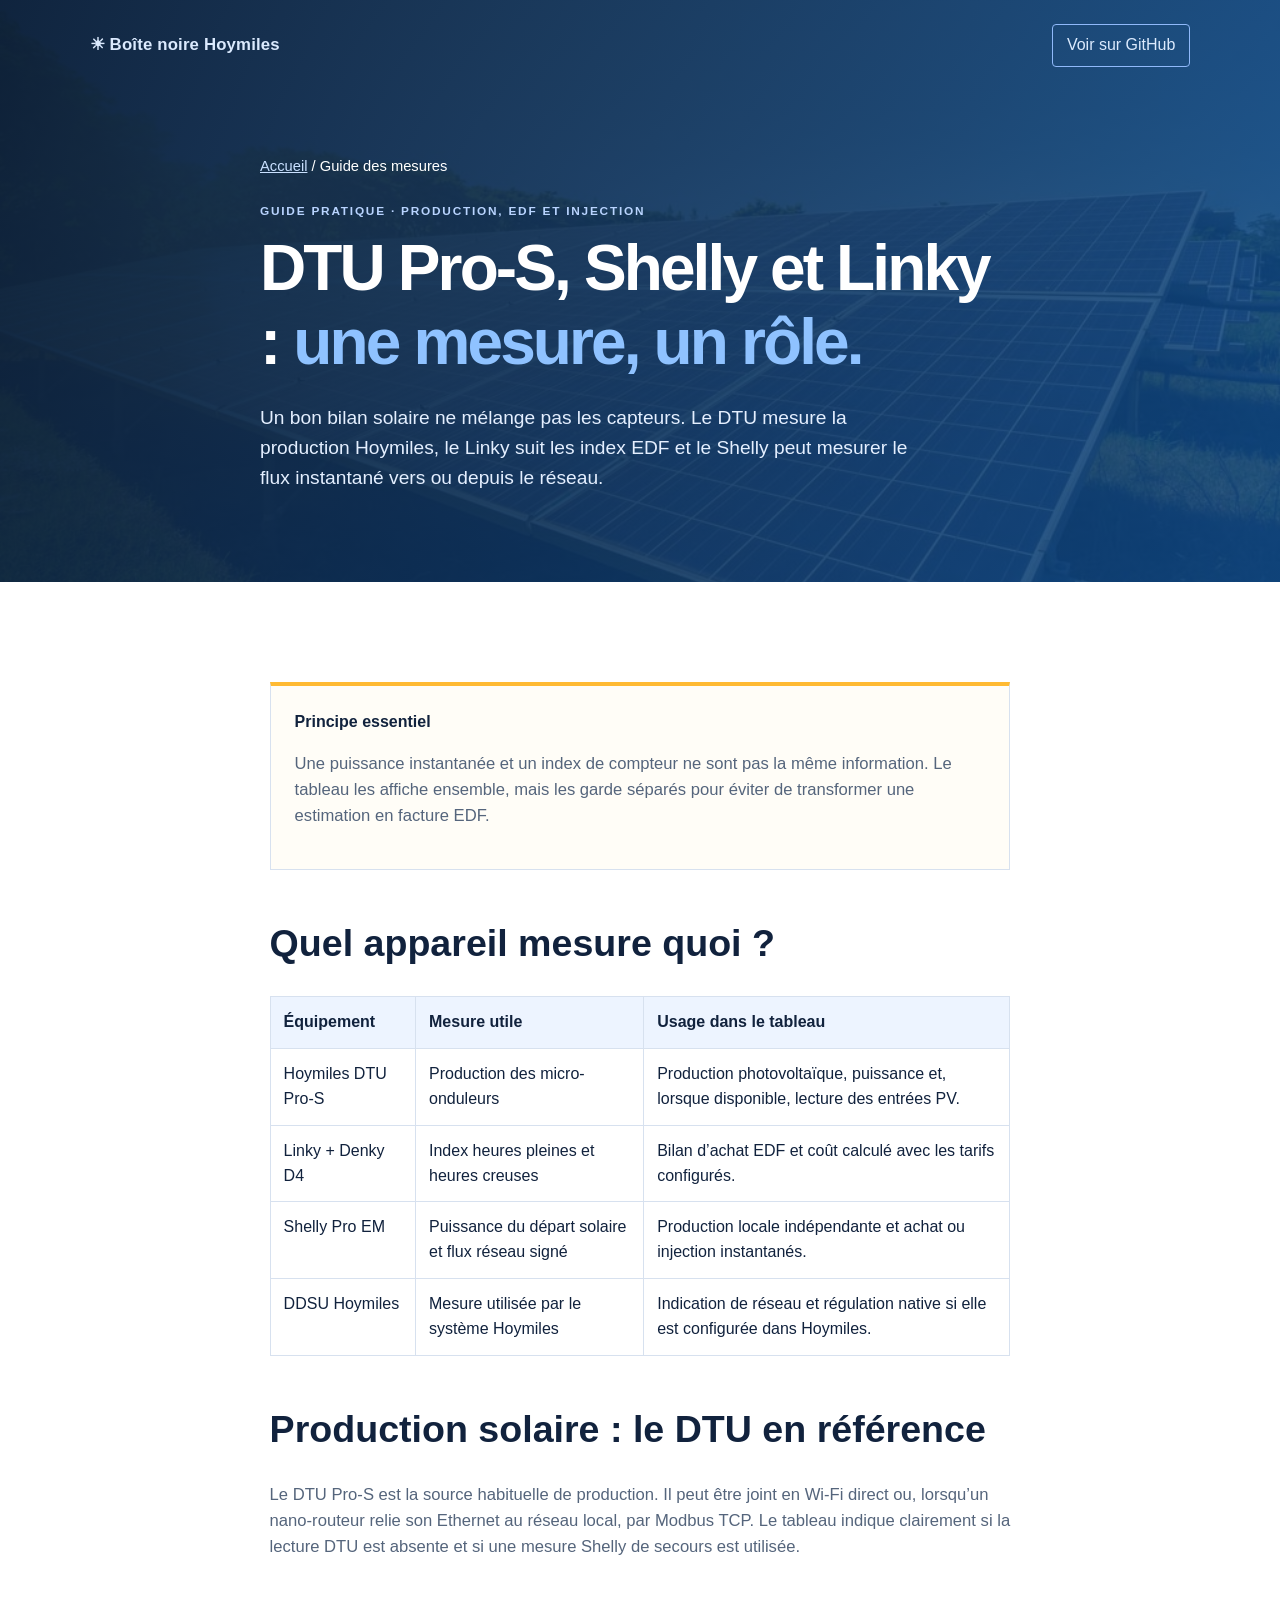
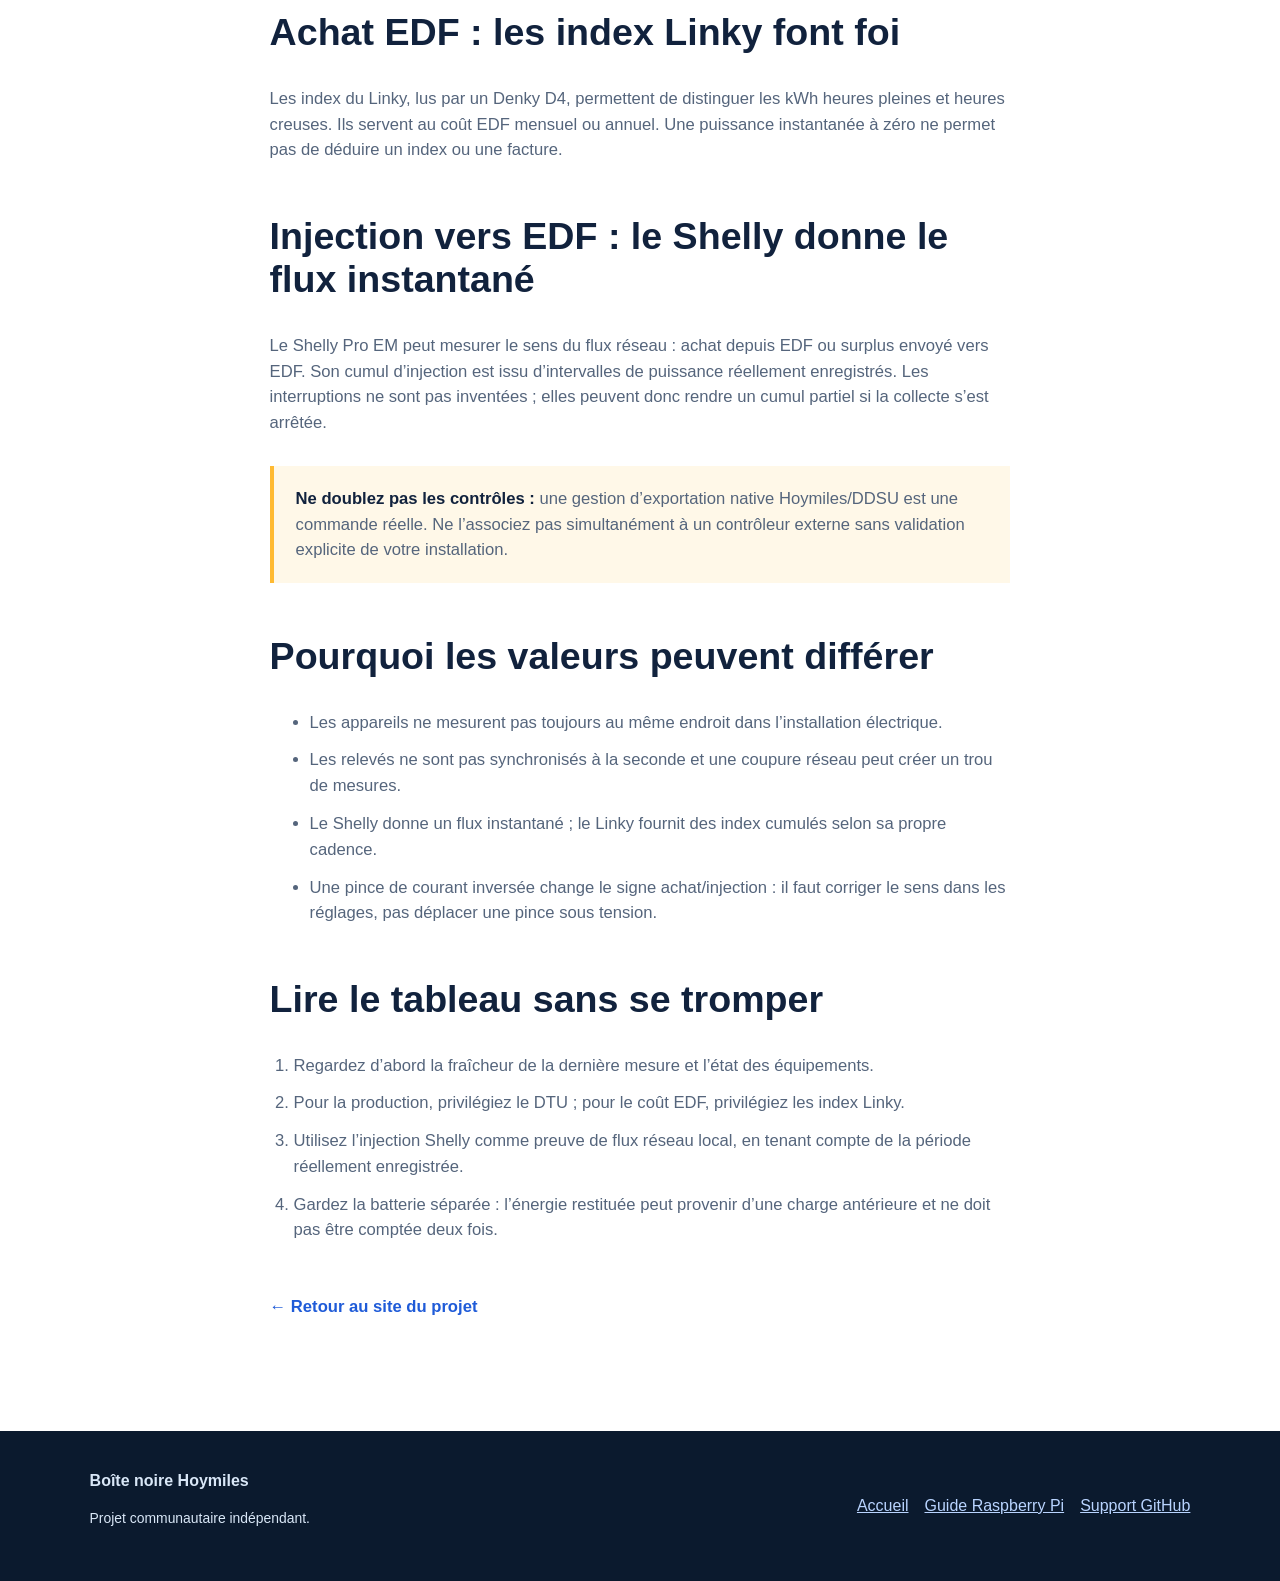
<file: docs/guide-dtu-pro-s-shelly-linky.html>
<!doctype html>
<html lang="fr">
<head>
  <meta charset="utf-8">
  <meta name="viewport" content="width=device-width, initial-scale=1">
  <title>DTU Pro-S, Shelly Pro EM et Linky : comprendre les mesures solaires</title>
  <meta name="description" content="Comprendre les rôles du DTU Pro-S Hoymiles, du Shelly Pro EM et du Linky/Denky D4 pour suivre production, achat EDF et injection solaire.">
  <link rel="canonical" href="https://rolliurs-jpg.github.io/Homlis-DTU-PRO-S/guide-dtu-pro-s-shelly-linky.html">
  <meta name="robots" content="index,follow">
  <meta property="og:type" content="article">
  <meta property="og:title" content="DTU Pro-S, Shelly Pro EM et Linky : comprendre les mesures solaires">
  <meta property="og:description" content="Production Hoymiles, achat EDF et injection : quelle source utiliser ?">
  <link rel="stylesheet" href="styles.css">
</head>
<body>
  <header class="hero guide-hero">
    <nav class="nav" aria-label="Navigation principale"><a class="brand" href="index.html">☀ Boîte noire Hoymiles</a><a class="github-link" href="https://github.com/rolliurs-jpg/Homlis-DTU-PRO-S">Voir sur GitHub</a></nav>
    <div class="hero-content">
      <p class="breadcrumb"><a href="index.html">Accueil</a> / Guide des mesures</p>
      <p class="eyebrow">GUIDE PRATIQUE · PRODUCTION, EDF ET INJECTION</p>
      <h1>DTU Pro-S, Shelly et Linky : <span>une mesure, un rôle.</span></h1>
      <p class="lead">Un bon bilan solaire ne mélange pas les capteurs. Le DTU mesure la production Hoymiles, le Linky suit les index EDF et le Shelly peut mesurer le flux instantané vers ou depuis le réseau.</p>
    </div>
  </header>
  <main class="section guide-main">
    <div class="guide-card solar"><strong>Principe essentiel</strong><p>Une puissance instantanée et un index de compteur ne sont pas la même information. Le tableau les affiche ensemble, mais les garde séparés pour éviter de transformer une estimation en facture EDF.</p></div>
    <h2>Quel appareil mesure quoi ?</h2>
    <table>
      <thead><tr><th>Équipement</th><th>Mesure utile</th><th>Usage dans le tableau</th></tr></thead>
      <tbody>
        <tr><td>Hoymiles DTU Pro-S</td><td>Production des micro-onduleurs</td><td>Production photovoltaïque, puissance et, lorsque disponible, lecture des entrées PV.</td></tr>
        <tr><td>Linky + Denky D4</td><td>Index heures pleines et heures creuses</td><td>Bilan d’achat EDF et coût calculé avec les tarifs configurés.</td></tr>
        <tr><td>Shelly Pro EM</td><td>Puissance du départ solaire et flux réseau signé</td><td>Production locale indépendante et achat ou injection instantanés.</td></tr>
        <tr><td>DDSU Hoymiles</td><td>Mesure utilisée par le système Hoymiles</td><td>Indication de réseau et régulation native si elle est configurée dans Hoymiles.</td></tr>
      </tbody>
    </table>
    <h2>Production solaire : le DTU en référence</h2>
    <p>Le DTU Pro-S est la source habituelle de production. Il peut être joint en Wi-Fi direct ou, lorsqu’un nano-routeur relie son Ethernet au réseau local, par Modbus TCP. Le tableau indique clairement si la lecture DTU est absente et si une mesure Shelly de secours est utilisée.</p>
    <h2>Achat EDF : les index Linky font foi</h2>
    <p>Les index du Linky, lus par un Denky D4, permettent de distinguer les kWh heures pleines et heures creuses. Ils servent au coût EDF mensuel ou annuel. Une puissance instantanée à zéro ne permet pas de déduire un index ou une facture.</p>
    <h2>Injection vers EDF : le Shelly donne le flux instantané</h2>
    <p>Le Shelly Pro EM peut mesurer le sens du flux réseau : achat depuis EDF ou surplus envoyé vers EDF. Son cumul d’injection est issu d’intervalles de puissance réellement enregistrés. Les interruptions ne sont pas inventées ; elles peuvent donc rendre un cumul partiel si la collecte s’est arrêtée.</p>
    <div class="callout"><p><strong>Ne doublez pas les contrôles :</strong> une gestion d’exportation native Hoymiles/DDSU est une commande réelle. Ne l’associez pas simultanément à un contrôleur externe sans validation explicite de votre installation.</p></div>
    <h2>Pourquoi les valeurs peuvent différer</h2>
    <ul>
      <li>Les appareils ne mesurent pas toujours au même endroit dans l’installation électrique.</li>
      <li>Les relevés ne sont pas synchronisés à la seconde et une coupure réseau peut créer un trou de mesures.</li>
      <li>Le Shelly donne un flux instantané ; le Linky fournit des index cumulés selon sa propre cadence.</li>
      <li>Une pince de courant inversée change le signe achat/injection : il faut corriger le sens dans les réglages, pas déplacer une pince sous tension.</li>
    </ul>
    <h2>Lire le tableau sans se tromper</h2>
    <ol>
      <li>Regardez d’abord la fraîcheur de la dernière mesure et l’état des équipements.</li>
      <li>Pour la production, privilégiez le DTU ; pour le coût EDF, privilégiez les index Linky.</li>
      <li>Utilisez l’injection Shelly comme preuve de flux réseau local, en tenant compte de la période réellement enregistrée.</li>
      <li>Gardez la batterie séparée : l’énergie restituée peut provenir d’une charge antérieure et ne doit pas être comptée deux fois.</li>
    </ol>
    <p><a class="text-link back-link" href="index.html">← Retour au site du projet</a></p>
  </main>
  <footer><div><strong>Boîte noire Hoymiles</strong><p>Projet communautaire indépendant.</p></div><div class="footer-links"><a href="index.html">Accueil</a><a href="guide-raspberry-pi-hoymiles.html">Guide Raspberry Pi</a><a href="https://github.com/rolliurs-jpg/Homlis-DTU-PRO-S/issues">Support GitHub</a></div></footer>
</body>
</html>
</file>
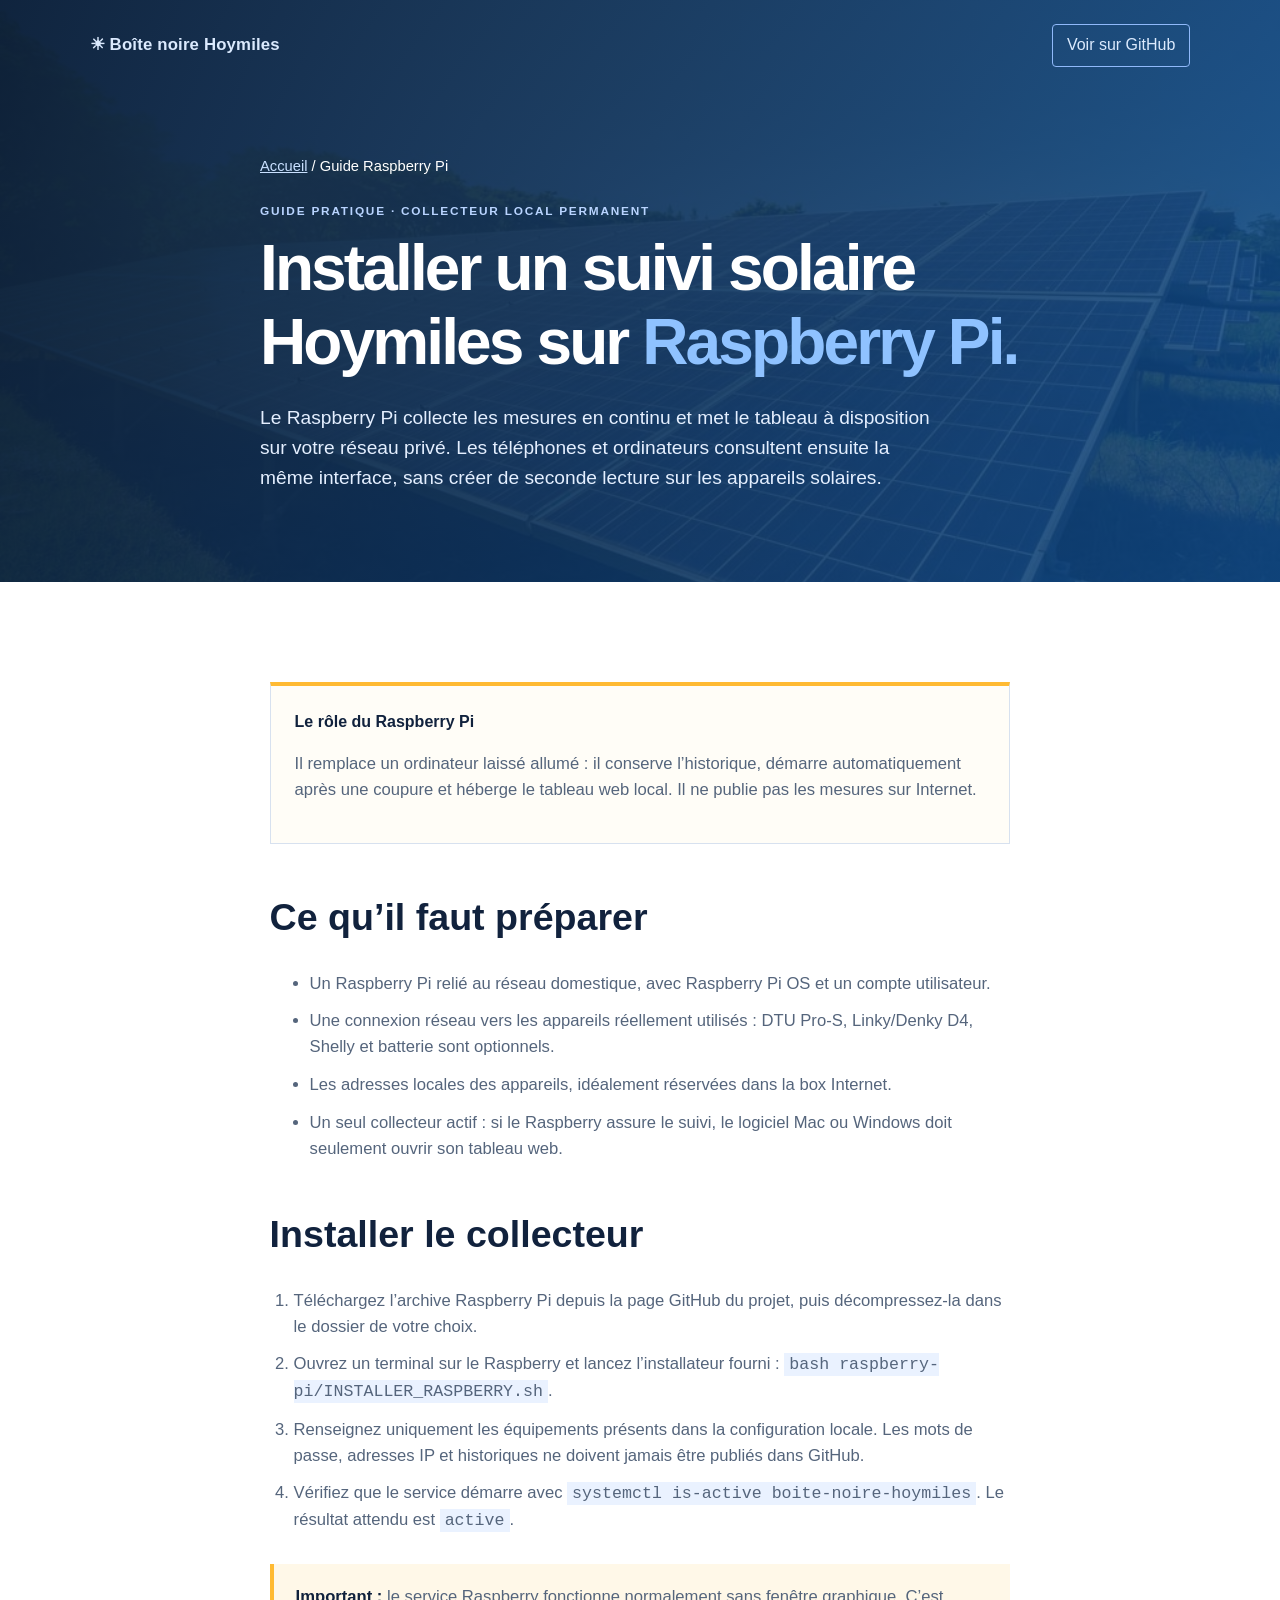
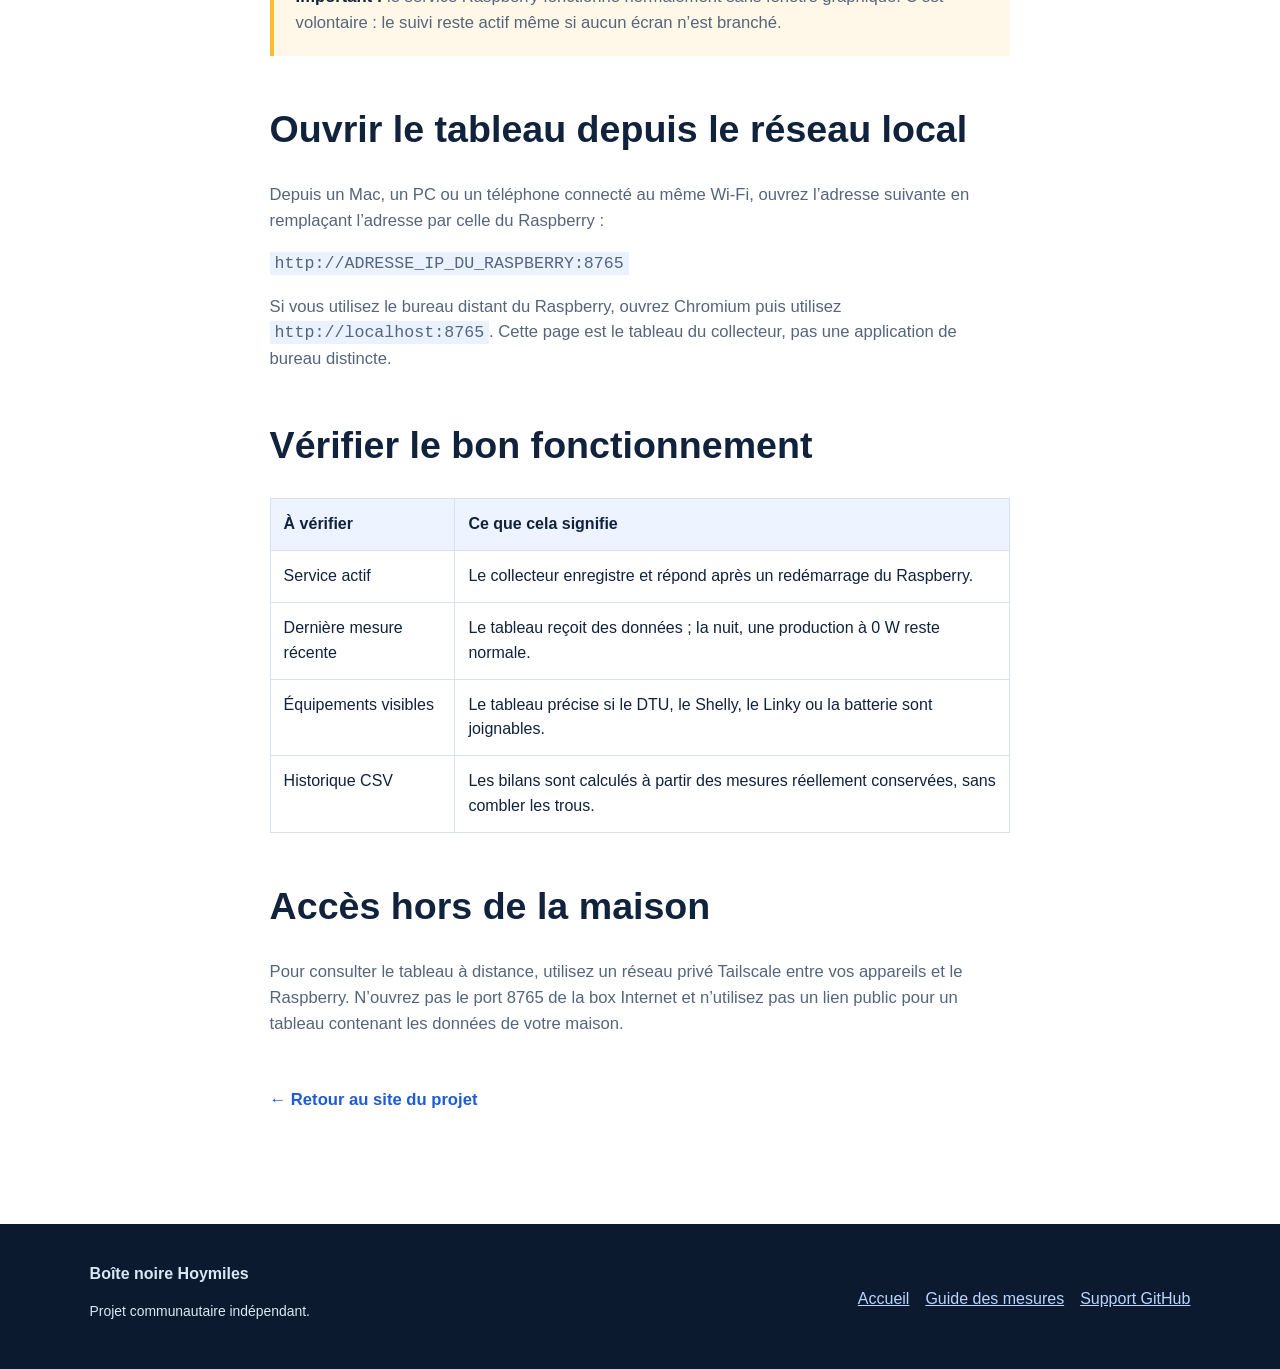
<file: docs/guide-raspberry-pi-hoymiles.html>
<!doctype html>
<html lang="fr">
<head>
  <meta charset="utf-8">
  <meta name="viewport" content="width=device-width, initial-scale=1">
  <title>Installer un suivi solaire Hoymiles sur Raspberry Pi | Guide DTU Pro-S</title>
  <meta name="description" content="Guide pour installer un suivi solaire Hoymiles sur Raspberry Pi : collecteur permanent, DTU Pro-S, tableau web local, Linky, Shelly et accès privé.">
  <link rel="canonical" href="https://rolliurs-jpg.github.io/Homlis-DTU-PRO-S/guide-raspberry-pi-hoymiles.html">
  <meta name="robots" content="index,follow">
  <meta property="og:type" content="article">
  <meta property="og:title" content="Installer un suivi solaire Hoymiles sur Raspberry Pi">
  <meta property="og:description" content="Un collecteur local permanent pour DTU Pro-S, Linky et Shelly.">
  <link rel="stylesheet" href="styles.css">
</head>
<body>
  <header class="hero guide-hero">
    <nav class="nav" aria-label="Navigation principale"><a class="brand" href="index.html">☀ Boîte noire Hoymiles</a><a class="github-link" href="https://github.com/rolliurs-jpg/Homlis-DTU-PRO-S">Voir sur GitHub</a></nav>
    <div class="hero-content">
      <p class="breadcrumb"><a href="index.html">Accueil</a> / Guide Raspberry Pi</p>
      <p class="eyebrow">GUIDE PRATIQUE · COLLECTEUR LOCAL PERMANENT</p>
      <h1>Installer un suivi solaire Hoymiles sur <span>Raspberry Pi.</span></h1>
      <p class="lead">Le Raspberry Pi collecte les mesures en continu et met le tableau à disposition sur votre réseau privé. Les téléphones et ordinateurs consultent ensuite la même interface, sans créer de seconde lecture sur les appareils solaires.</p>
    </div>
  </header>
  <main class="section guide-main">
    <div class="guide-card solar"><strong>Le rôle du Raspberry Pi</strong><p>Il remplace un ordinateur laissé allumé : il conserve l’historique, démarre automatiquement après une coupure et héberge le tableau web local. Il ne publie pas les mesures sur Internet.</p></div>
    <h2>Ce qu’il faut préparer</h2>
    <ul>
      <li>Un Raspberry Pi relié au réseau domestique, avec Raspberry Pi OS et un compte utilisateur.</li>
      <li>Une connexion réseau vers les appareils réellement utilisés : DTU Pro-S, Linky/Denky D4, Shelly et batterie sont optionnels.</li>
      <li>Les adresses locales des appareils, idéalement réservées dans la box Internet.</li>
      <li>Un seul collecteur actif : si le Raspberry assure le suivi, le logiciel Mac ou Windows doit seulement ouvrir son tableau web.</li>
    </ul>
    <h2>Installer le collecteur</h2>
    <ol>
      <li>Téléchargez l’archive Raspberry Pi depuis la page GitHub du projet, puis décompressez-la dans le dossier de votre choix.</li>
      <li>Ouvrez un terminal sur le Raspberry et lancez l’installateur fourni : <code>bash raspberry-pi/INSTALLER_RASPBERRY.sh</code>.</li>
      <li>Renseignez uniquement les équipements présents dans la configuration locale. Les mots de passe, adresses IP et historiques ne doivent jamais être publiés dans GitHub.</li>
      <li>Vérifiez que le service démarre avec <code>systemctl is-active boite-noire-hoymiles</code>. Le résultat attendu est <code>active</code>.</li>
    </ol>
    <div class="callout"><p><strong>Important :</strong> le service Raspberry fonctionne normalement sans fenêtre graphique. C’est volontaire : le suivi reste actif même si aucun écran n’est branché.</p></div>
    <h2>Ouvrir le tableau depuis le réseau local</h2>
    <p>Depuis un Mac, un PC ou un téléphone connecté au même Wi-Fi, ouvrez l’adresse suivante en remplaçant l’adresse par celle du Raspberry :</p>
    <p><code>http://ADRESSE_IP_DU_RASPBERRY:8765</code></p>
    <p>Si vous utilisez le bureau distant du Raspberry, ouvrez Chromium puis utilisez <code>http://localhost:8765</code>. Cette page est le tableau du collecteur, pas une application de bureau distincte.</p>
    <h2>Vérifier le bon fonctionnement</h2>
    <table>
      <thead><tr><th>À vérifier</th><th>Ce que cela signifie</th></tr></thead>
      <tbody>
        <tr><td>Service actif</td><td>Le collecteur enregistre et répond après un redémarrage du Raspberry.</td></tr>
        <tr><td>Dernière mesure récente</td><td>Le tableau reçoit des données ; la nuit, une production à 0 W reste normale.</td></tr>
        <tr><td>Équipements visibles</td><td>Le tableau précise si le DTU, le Shelly, le Linky ou la batterie sont joignables.</td></tr>
        <tr><td>Historique CSV</td><td>Les bilans sont calculés à partir des mesures réellement conservées, sans combler les trous.</td></tr>
      </tbody>
    </table>
    <h2>Accès hors de la maison</h2>
    <p>Pour consulter le tableau à distance, utilisez un réseau privé Tailscale entre vos appareils et le Raspberry. N’ouvrez pas le port 8765 de la box Internet et n’utilisez pas un lien public pour un tableau contenant les données de votre maison.</p>
    <p><a class="text-link back-link" href="index.html">← Retour au site du projet</a></p>
  </main>
  <footer><div><strong>Boîte noire Hoymiles</strong><p>Projet communautaire indépendant.</p></div><div class="footer-links"><a href="index.html">Accueil</a><a href="guide-dtu-pro-s-shelly-linky.html">Guide des mesures</a><a href="https://github.com/rolliurs-jpg/Homlis-DTU-PRO-S/issues">Support GitHub</a></div></footer>
</body>
</html>
</file>
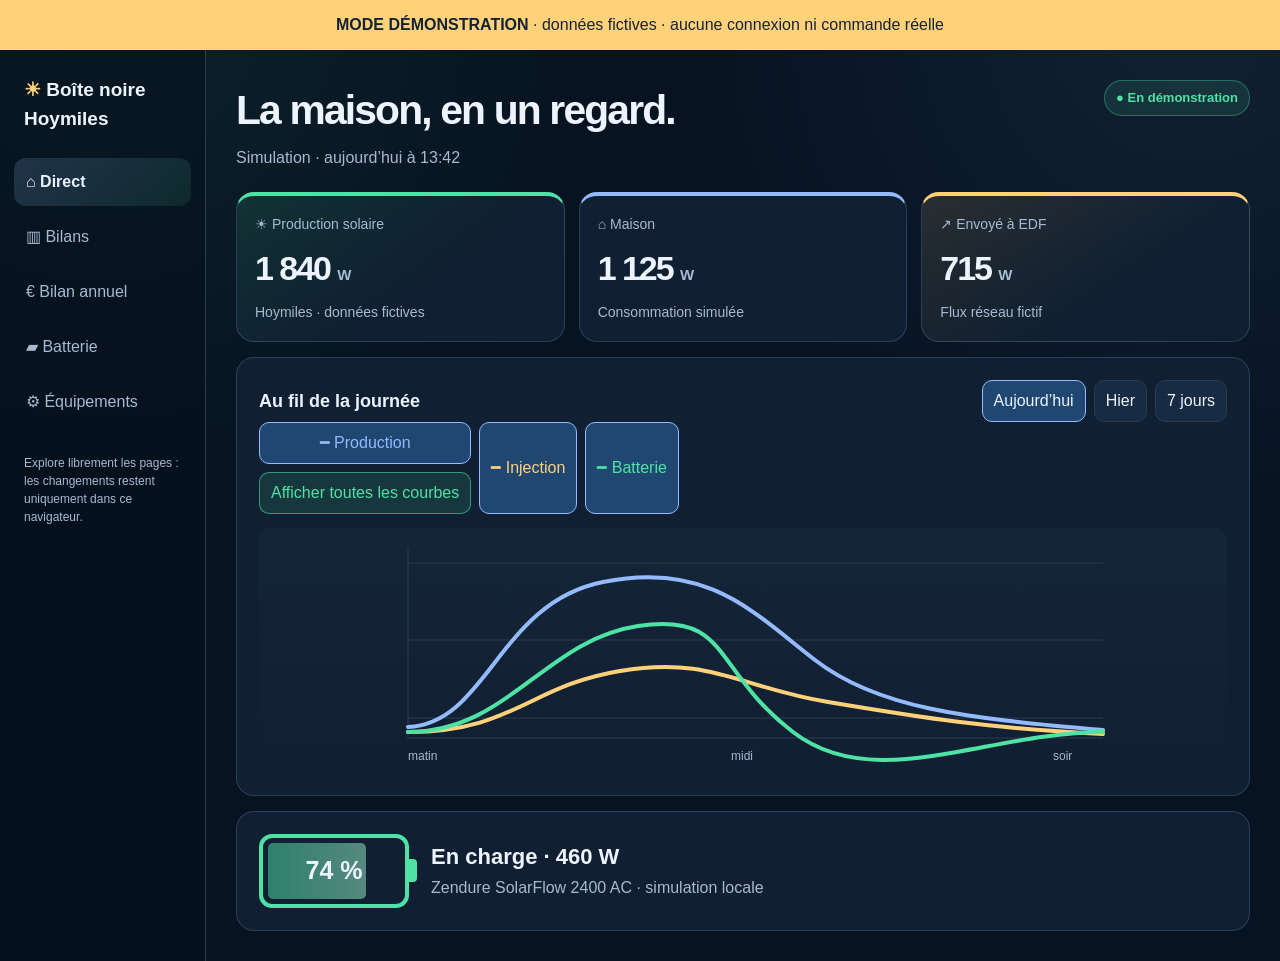
<file: ios/MonSolaire/demo.html>
<!doctype html>
<html lang="fr">
<head>
  <meta charset="utf-8">
  <meta name="viewport" content="width=device-width, initial-scale=1">
  <title>Démo interactive | Boîte noire Hoymiles</title>
  <meta name="description" content="Essayez le tableau solaire Boîte noire Hoymiles en mode démonstration : courbes, batterie, bilans et équipements fictifs, sans connexion à une installation réelle.">
  <link rel="canonical" href="https://rolliurs-jpg.github.io/Homlis-DTU-PRO-S/demo.html">
  <meta name="robots" content="index,follow">
  <style>
    :root{--bg:#071321;--panel:#101f31;--raised:#172b42;--text:#edf4ff;--muted:#a6bad1;--line:#2a3c51;--blue:#94baff;--green:#4ee2a4;--red:#ff8797;--gold:#ffd27a;--violet:#b79aff}*{box-sizing:border-box}body{margin:0;background:radial-gradient(circle at 8% 0,rgba(78,226,164,.08),transparent 30rem),radial-gradient(circle at 93% 2%,rgba(148,186,255,.08),transparent 32rem),var(--bg);color:var(--text);font:16px/1.5 -apple-system,BlinkMacSystemFont,"Segoe UI",sans-serif}.demo-bar{padding:13px 24px;background:#ffd27a;color:#152236;text-align:center;font-weight:800}.demo-bar span{font-weight:500}.shell{display:grid;grid-template-columns:206px minmax(0,1fr);min-height:calc(100vh - 51px)}.side{padding:26px 14px;border-right:1px solid var(--line);background:rgba(5,15,27,.5)}.brand{display:block;padding:0 10px 25px;color:var(--text);text-decoration:none;font-size:19px;font-weight:800}.brand i{font-style:normal;color:var(--gold)}.nav{display:grid;gap:7px}.nav button{border:0;border-radius:12px;padding:12px;text-align:left;background:transparent;color:var(--muted);font:inherit;cursor:pointer}.nav button[aria-selected=true]{background:linear-gradient(135deg,rgba(148,186,255,.18),rgba(78,226,164,.1));color:var(--text);font-weight:750}.side p{margin:28px 10px 0;color:var(--muted);font-size:12px}.main{width:min(1160px,100%);margin:auto;padding:30px}.heading{display:flex;justify-content:space-between;align-items:flex-start;gap:20px;margin-bottom:22px}.heading h1{margin:0;font-size:clamp(1.8rem,4vw,2.55rem);letter-spacing:-.045em}.heading p{margin:5px 0 0;color:var(--muted)}.back{color:var(--blue);font-weight:700;text-decoration:none;white-space:nowrap}.live{border:1px solid rgba(78,226,164,.34);background:rgba(78,226,164,.11);border-radius:999px;padding:7px 11px;color:var(--green);font-size:13px;font-weight:750}.grid{display:grid;grid-template-columns:repeat(3,minmax(0,1fr));gap:14px}.card,.panel{border:1px solid rgba(148,186,255,.2);border-radius:18px;background:var(--panel)}.card{padding:18px;border-top:4px solid var(--blue)}.card.solar{border-top-color:var(--green);background:linear-gradient(145deg,rgba(78,226,164,.12),var(--panel) 62%)}.card.grid-card{border-top-color:var(--gold);background:linear-gradient(145deg,rgba(255,210,122,.12),var(--panel) 62%)}.label{color:var(--muted);font-size:14px}.number{margin:8px 0;font-size:34px;font-weight:800;letter-spacing:-.06em}.number small{font-size:15px;color:var(--muted);letter-spacing:0}.panel{padding:22px;margin-top:15px}.panel-head{display:flex;align-items:center;justify-content:space-between;gap:12px;flex-wrap:wrap}.panel h2{font-size:18px;margin:0}.periods,.legend,.actions{display:flex;gap:8px;flex-wrap:wrap}.periods button,.legend button,.action-button{border:1px solid var(--line);border-radius:10px;padding:8px 11px;background:var(--raised);color:var(--text);font:inherit;cursor:pointer}.periods button[aria-pressed=true],.legend button[aria-pressed=true]{border-color:var(--blue);background:#204772}.legend button[data-series=solar]{color:var(--blue)}.legend button[data-series=grid]{color:var(--gold)}.legend button[data-series=battery]{color:var(--green)}.show-all{border-color:rgba(78,226,164,.58)!important;background:rgba(78,226,164,.12)!important;color:var(--green)!important;font-weight:750}svg{display:block;width:100%;height:245px;margin-top:14px;background:linear-gradient(180deg,rgba(148,186,255,.04),transparent);border-radius:12px}.battery{display:flex;align-items:center;gap:22px}.battery-icon{position:relative;width:150px;height:74px;border:4px solid var(--green);border-radius:13px;padding:5px;flex:none}.battery-icon:after{content:"";position:absolute;right:-12px;top:21px;width:8px;height:23px;border-radius:0 4px 4px 0;background:var(--green)}.battery-fill{width:74%;height:100%;border-radius:5px;background:linear-gradient(90deg,var(--green),#9bf3cf);opacity:.5}.battery-value{position:absolute;inset:0;display:grid;place-items:center;font-size:25px;font-weight:800}.battery strong{font-size:22px}.battery p{margin:3px 0;color:var(--muted)}.notice{margin-top:16px;border:1px solid rgba(255,210,122,.5);border-radius:12px;padding:12px;background:rgba(255,210,122,.11);color:var(--gold);font-size:14px}.view[hidden]{display:none!important}.balances{display:grid;grid-template-columns:1fr 1fr;gap:15px}.balance-card{padding:22px;border-radius:18px;background:var(--raised);border-top:5px solid var(--gold)}.balance-card.solar{border-top-color:var(--green);background:linear-gradient(145deg,rgba(78,226,164,.12),var(--raised) 50%)}.balance-card h2{margin:0}.balance-card>p{color:var(--muted);margin:4px 0 15px}.row{display:flex;justify-content:space-between;gap:14px;padding:13px 0;border-bottom:1px solid rgba(166,186,209,.2)}.row:last-child{border:0}.row strong{font-size:20px;white-space:nowrap}.green{color:var(--green)}.gold{color:var(--gold)}.violet{color:var(--violet)}.equipment{display:grid;gap:10px}.equipment-row{display:flex;align-items:center;gap:14px;padding:15px;border:1px solid var(--line);border-radius:13px;background:var(--raised)}.equipment-row .info{flex:1}.equipment-row h3{margin:0;font-size:16px}.equipment-row p{margin:2px 0 0;color:var(--muted);font-size:13px}.switch{position:relative;width:48px;height:28px;border:0;border-radius:999px;background:#56667a;cursor:pointer}.switch:after{content:"";position:absolute;width:20px;height:20px;top:4px;left:4px;border-radius:50%;background:#fff;transition:.2s}.switch[aria-pressed=true]{background:var(--green)}.switch[aria-pressed=true]:after{left:24px}.status{padding:5px 9px;border-radius:999px;background:rgba(78,226,164,.12);color:var(--green);font-size:12px;font-weight:750}.status.off{background:rgba(255,135,151,.12);color:var(--red)}.control{display:flex;justify-content:space-between;align-items:center;gap:16px;margin-top:15px;padding:17px;border:1px solid rgba(255,210,122,.42);border-radius:14px;background:rgba(255,210,122,.08)}.control p{margin:0;color:var(--muted);font-size:14px}.control .action-button{border-color:var(--gold);color:var(--gold)}.control .action-button.active{background:rgba(78,226,164,.12);border-color:var(--green);color:var(--green)}@media(max-width:780px){.shell{display:block}.side{position:sticky;top:0;z-index:4;padding:9px;border-bottom:1px solid var(--line)}.brand,.side p{display:none}.nav{display:flex;overflow:auto}.nav button{white-space:nowrap;padding:9px}.main{padding:20px 15px}.grid,.balances{grid-template-columns:1fr}.heading{flex-direction:column}.battery{align-items:flex-start}.battery-icon{width:118px;height:62px}.battery strong{font-size:18px}.control{align-items:flex-start;flex-direction:column}}
  </style>
  <style>.production-actions{display:grid;gap:8px;align-content:start}</style>
</head>
<body>
  <div class="demo-bar">MODE DÉMONSTRATION <span>· données fictives · aucune connexion ni commande réelle</span></div>
  <div class="shell">
    <aside class="side"><a class="brand" href="index.html"><i>☀</i> Boîte noire Hoymiles</a><nav class="nav" aria-label="Pages de démonstration"><button data-view="direct" aria-selected="true">⌂ Direct</button><button data-view="bilans" aria-selected="false">▥ Bilans</button><button data-view="annual" aria-selected="false">€ Bilan annuel</button><button data-view="batterie" aria-selected="false">▰ Batterie</button><button data-view="equipements" aria-selected="false">⚙ Équipements</button></nav><p>Explore librement les pages : les changements restent uniquement dans ce navigateur.</p></aside>
    <main class="main">
      <section class="view" id="view-direct">
        <header class="heading"><div><h1>La maison, en un regard.</h1><p id="sample-time">Simulation · aujourd’hui à 13:42</p></div><span class="live">● En démonstration</span></header>
        <div class="grid"><article class="card solar"><div class="label">☀ Production solaire</div><div class="number" id="pv">1 840 <small>W</small></div><div class="label">Hoymiles · données fictives</div></article><article class="card"><div class="label">⌂ Maison</div><div class="number" id="home">1 125 <small>W</small></div><div class="label">Consommation simulée</div></article><article class="card grid-card"><div class="label" id="grid-label">↗ Envoyé à EDF</div><div class="number" id="grid">715 <small>W</small></div><div class="label">Flux réseau fictif</div></article></div>
        <article class="panel"><div class="panel-head"><h2>Au fil de la journée</h2><div class="periods" aria-label="Période"><button data-period="today" aria-pressed="true">Aujourd’hui</button><button data-period="yesterday" aria-pressed="false">Hier</button><button data-period="week" aria-pressed="false">7 jours</button></div></div><div class="legend" aria-label="Courbes"><div class="production-actions"><button data-series="solar" aria-pressed="true">━ Production</button><button class="show-all" id="show-all" type="button">Afficher toutes les courbes</button></div><button data-series="grid" aria-pressed="true">━ Injection</button><button data-series="battery" aria-pressed="true">━ Batterie</button></div><svg viewBox="0 0 760 245" role="img" aria-label="Courbes de production, injection et batterie"><g stroke="#2a3c51" stroke-width="1"><path d="M45 35H740M45 112H740M45 190H740"/><path d="M45 18V210M45 210H740"/></g><path id="solar-line" d="M45 199 C125 195 135 75 240 54 S390 84 452 132 S600 190 740 202" fill="none" stroke="#94baff" stroke-width="4" stroke-linecap="round"/><path id="grid-line" d="M45 204 C150 204 166 158 257 143 S375 159 465 174 S620 200 740 206" fill="none" stroke="#ffd27a" stroke-width="4" stroke-linecap="round"/><path id="battery-line" d="M45 204 C145 204 182 112 275 98 S348 141 430 204 S624 204 740 204" fill="none" stroke="#4ee2a4" stroke-width="4" stroke-linecap="round"/><text x="45" y="232" fill="#a6bad1" font-size="12">matin</text><text x="368" y="232" fill="#a6bad1" font-size="12">midi</text><text x="690" y="232" fill="#a6bad1" font-size="12">soir</text></svg></article>
        <article class="panel"><div class="battery"><div class="battery-icon"><div class="battery-fill"></div><div class="battery-value">74 %</div></div><div><strong>En charge · 460 W</strong><p>Zendure SolarFlow 2400 AC · simulation locale</p></div></div></article>
      </section>
      <section class="view" id="view-bilans" hidden><header class="heading"><div><h1>Ce que le soleil apporte.</h1><p>Exemple de bilan mensuel fictif</p></div></header><div class="balances"><article class="balance-card solar"><h2>Apport local</h2><p>Flux énergie simulés, sans double compte</p><div class="row"><span>Production solaire</span><strong class="green">286,40 kWh</strong></div><div class="row"><span>Injecté à EDF</span><strong class="gold">31,82 kWh</strong></div><div class="row"><span>Maison alimentée sans EDF<br><small>Solaire direct + batterie</small></span><strong class="green">245,54 kWh</strong></div><div class="row"><span>Électricité perdue par la batterie<br><small>Conversion et stockage estimés</small></span><strong>9,04 kWh</strong></div></article><article class="balance-card"><h2>Facture EDF</h2><p>Tarifs fictifs HP / HC</p><div class="row"><span>Consommation EDF totale · HP + HC</span><strong>124,60 kWh</strong></div><div class="row"><span>Coût de l’énergie</span><strong>20,31 €</strong></div><div class="row"><span>Abonnement</span><strong>20,22 €</strong></div><div class="row"><span>Total EDF du mois</span><strong class="gold">40,53 €</strong></div></article></div><div class="notice">Démonstration : 245,54 kWh correspondent à l’énergie solaire directe et à l’énergie restituée par la batterie. Les pertes de stockage sont affichées à part afin de rendre le calcul compréhensible.</div></section>
      <section class="view" id="view-annual" hidden><header class="heading"><div><h1>Le bilan de l’année.</h1><p>Achats EDF, production, injection, batterie et économies fictives.</p></div></header><div class="balances"><article class="balance-card"><h2>EDF · achats et coût</h2><p>Relevés de démonstration HP / HC</p><div class="row"><span>Consommation EDF totale · HP + HC</span><strong>1 684,54 kWh</strong></div><div class="row"><span>Heures pleines</span><strong>1 148,54 kWh</strong></div><div class="row"><span>Heures creuses</span><strong>536,00 kWh</strong></div><div class="row"><span>Coût global · abonnement inclus</span><strong class="gold">354,61 €</strong></div></article><article class="balance-card solar"><h2>Solaire · batterie et économies</h2><p>Production locale et stockage simulés</p><div class="row"><span>Production solaire réelle</span><strong class="green">2 120,00 kWh</strong></div><div class="row"><span>Total injecté vers EDF</span><strong class="gold">223,21 kWh</strong></div><div class="row"><span>Maison alimentée sans EDF<br><small>Solaire direct + batterie</small></span><strong class="green">1 876,51 kWh</strong></div><div class="row"><span>Électricité perdue par la batterie<br><small>Charge AC − restitution AC</small></span><strong>20,28 kWh</strong></div><div class="row"><span>Économie réelle solaire + batterie</span><strong class="green">253,42 €</strong></div></article></div><div class="notice">Données de démonstration uniquement : le bilan annuel présente l’énergie utilisée dans la maison, l’injection, le stockage et les pertes séparément.</div></section>
      <section class="view" id="view-batterie" hidden><header class="heading"><div><h1>La réserve de la maison.</h1><p>Cycle batterie fictif et interactif</p></div></header><article class="panel"><div class="battery"><div class="battery-icon"><div class="battery-fill"></div><div class="battery-value">74 %</div></div><div><strong>Énergie disponible · 4,26 kWh</strong><p>74 % d’une batterie de démonstration de 5,76 kWh</p></div></div></article><div class="grid"><article class="card solar"><div class="label">Énergie chargée aujourd’hui</div><div class="number">4,28 <small>kWh</small></div></article><article class="card"><div class="label">Énergie restituée aujourd’hui</div><div class="number">2,61 <small>kWh</small></div></article><article class="card grid-card"><div class="label">Électricité perdue estimée</div><div class="number">0,31 <small>kWh</small></div></article></div><div class="notice">L’énergie disponible est le niveau réellement stocké. Les pertes de charge et de décharge sont distinctes : elles ne sont pas présentées comme un faux solde de batterie.</div></section>
      <section class="view" id="view-equipements" hidden><header class="heading"><div><h1>Chaque mesure à sa place.</h1><p>Active ou désactive les équipements de la démo.</p></div></header><article class="panel"><h2>Sources du suivi</h2><div class="equipment" id="equipment-list"></div><div class="control"><div><strong id="control-title">Gestion solaire désactivée</strong><p id="control-copy">Le bouton agit uniquement dans cette démonstration.</p></div><button class="action-button" id="control-button" type="button">Activer la gestion fictive</button></div></article></section>
    </main>
  </div>
  <script>
    const views=[...document.querySelectorAll('.view')],nav=[...document.querySelectorAll('[data-view]')];
    nav.forEach(button=>button.addEventListener('click',()=>{nav.forEach(item=>item.setAttribute('aria-selected',String(item===button)));views.forEach(view=>view.hidden=view.id!==`view-${button.dataset.view}`)}));
    const periods={today:{pv:'1 840',home:'1 125',grid:'715',label:'↗ Envoyé à EDF',time:'Simulation · aujourd’hui à 13:42'},yesterday:{pv:'1 260',home:'1 480',grid:'220',label:'↗ Envoyé à EDF',time:'Simulation · hier à 15:18'},week:{pv:'12,4',home:'16,8',grid:'3,1',label:'↗ Injection moyenne',time:'Simulation · 7 derniers jours'}};
    document.querySelectorAll('[data-period]').forEach(button=>button.addEventListener('click',()=>{const p=periods[button.dataset.period];document.querySelectorAll('[data-period]').forEach(item=>item.setAttribute('aria-pressed',String(item===button)));document.getElementById('pv').innerHTML=`${p.pv} <small>${button.dataset.period==='week'?'kWh':'W'}</small>`;document.getElementById('home').innerHTML=`${p.home} <small>${button.dataset.period==='week'?'kWh':'W'}</small>`;document.getElementById('grid').innerHTML=`${p.grid} <small>${button.dataset.period==='week'?'kWh':'W'}</small>`;document.getElementById('grid-label').textContent=p.label;document.getElementById('sample-time').textContent=p.time}));
    document.querySelectorAll('[data-series]').forEach(button=>button.addEventListener('click',()=>{const active=button.getAttribute('aria-pressed')!=='true';button.setAttribute('aria-pressed',String(active));document.getElementById(`${button.dataset.series}-line`).style.opacity=active?'1':'.13'}));
    document.getElementById('show-all').addEventListener('click',()=>document.querySelectorAll('[data-series]').forEach(button=>{button.setAttribute('aria-pressed','true');document.getElementById(`${button.dataset.series}-line`).style.opacity='1'}));
    const equipment=[['☀','Hoymiles · DTU Pro-S','Lecture production et panneaux'],['◉','Linky & Denky D4','Index HP / HC et puissance'],['▦','Shelly Pro EM','Flux réseau et injection'],['▰','Zendure SolarFlow','Batterie et Smart Meter']];
    const list=document.getElementById('equipment-list');equipment.forEach(([icon,title,detail])=>{const row=document.createElement('div');row.className='equipment-row';row.innerHTML=`<b>${icon}</b><div class="info"><h3>${title}</h3><p>${detail} · simulation</p></div><span class="status">Connecté</span><button class="switch" type="button" aria-pressed="true" aria-label="Activer ou désactiver ${title}"></button>`;const toggle=row.querySelector('.switch'),status=row.querySelector('.status');toggle.addEventListener('click',()=>{const on=toggle.getAttribute('aria-pressed')!=='true';toggle.setAttribute('aria-pressed',String(on));status.textContent=on?'Connecté':'Désactivé';status.classList.toggle('off',!on)});list.append(row)});
    const control=document.getElementById('control-button');control.addEventListener('click',()=>{const active=control.classList.toggle('active');control.textContent=active?'Désactiver la gestion fictive':'Activer la gestion fictive';document.getElementById('control-title').textContent=active?'Gestion solaire fictive active':'Gestion solaire désactivée';document.getElementById('control-copy').textContent=active?'La démo simule une réduction du surplus. Aucun appareil réel n’est concerné.':'Le bouton agit uniquement dans cette démonstration.'});
  </script>
</body>
</html>
</file>
<file: docs/styles.css>
:root{--ink:#11223d;--muted:#55657c;--blue:#1f5bd8;--pale:#edf4ff;--line:#d7e1ef;--solar:#ffba32}*{box-sizing:border-box}html{scroll-behavior:smooth}body{margin:0;font-family:Inter,Segoe UI,Arial,sans-serif;color:var(--ink);line-height:1.55;background:#fff}.hero{min-height:720px;padding:24px 7% 72px;color:#fff;background:linear-gradient(111deg,rgba(8,29,56,.97),rgba(15,75,139,.86)),url('../fond_solaire.png') center/cover}.nav{display:flex;justify-content:space-between;align-items:center;gap:24px;max-width:1240px;margin:auto}.brand{font-size:1.05rem;font-weight:800;color:#fff;text-decoration:none;letter-spacing:.01em}.nav-links{display:flex;align-items:center;gap:24px}.nav a{color:#dbeafe;text-decoration:none}.github-link{border:1px solid #90b9fa;border-radius:4px;padding:8px 14px}.hero-content{max-width:760px;margin:120px auto 0}.eyebrow{font-size:.74rem;letter-spacing:.15em;font-weight:800;margin:0 0 12px;color:#b9d4ff}.eyebrow.blue{color:var(--blue)}h1,h2,h3{line-height:1.15}h1{font-size:clamp(2.5rem,5vw,5rem);letter-spacing:-.045em;margin:0 0 24px}h1 span{color:#8fc2ff}.lead{font-size:1.2rem;max-width:680px;color:#e4efff}.actions{display:flex;gap:14px;flex-wrap:wrap;margin:34px 0}.button{display:inline-block;padding:13px 20px;text-decoration:none;font-weight:750;border-radius:4px}.primary{background:#fff;color:#11356c}.secondary{border:1px solid #8bb9f5;color:#fff}.trust-list{list-style:none;display:flex;gap:16px;flex-wrap:wrap;padding:0;color:#dbeafe;font-size:.9rem}.section{max-width:1240px;padding:95px 7%;margin:auto}.intro>p:not(.eyebrow){max-width:760px;color:var(--muted);font-size:1.1rem}.cards{display:grid;grid-template-columns:repeat(3,1fr);gap:18px;margin-top:34px}.card{padding:26px;border:1px solid var(--line);border-top:4px solid var(--blue);background:#fff}.card span{color:var(--blue);font-weight:800}.card p{color:var(--muted)}.screenshot-section{background:linear-gradient(180deg,#fff 0,#f4f8fd 100%);max-width:none;padding-left:max(7%,calc((100% - 1100px)/2));padding-right:max(7%,calc((100% - 1100px)/2))}.section-heading{display:flex;gap:36px;justify-content:space-between;align-items:end;margin-bottom:28px}.section-heading h2{margin:0}.section-heading>p{max-width:410px;color:var(--muted);margin:0}.app-shot{margin:0;border:1px solid var(--line);box-shadow:0 24px 55px rgba(17,34,61,.14);background:#fff}.app-shot img{width:100%;display:block}.app-shot figcaption{padding:12px 16px;font-size:.88rem;color:var(--muted)}.split-section{display:grid;grid-template-columns:1fr 1fr;gap:80px}.split-section p{color:var(--muted);font-size:1.05rem}.steps{margin:0;padding:0;list-style:none;border-top:1px solid var(--line)}.steps li{display:grid;grid-template-columns:150px 1fr;gap:18px;padding:19px 0;border-bottom:1px solid var(--line)}.steps span{color:var(--muted)}code{background:#eaf2ff;padding:2px 5px}.network{max-width:none;background:#102746;color:#fff;padding-left:max(7%,calc((100% - 1100px)/2));padding-right:max(7%,calc((100% - 1100px)/2))}.network-grid{display:grid;grid-template-columns:1fr 1fr;gap:20px;margin-top:32px}.network article{background:#16385f;padding:28px}.network p{color:#d5e5fa}.diagram{padding:16px;background:#0b1f38;color:#9cc8ff;font-family:ui-monospace,monospace;font-size:.85rem;line-height:1.75}.faq{max-width:980px}.faq details{border-top:1px solid var(--line);padding:18px 0}.faq details:last-child{border-bottom:1px solid var(--line)}.faq summary{font-weight:750;cursor:pointer}.faq p{color:var(--muted);margin-bottom:0}footer{display:flex;justify-content:space-between;gap:30px;padding:38px 7%;background:#0b1a2e;color:#d9e7f7}footer p{font-size:.87rem;max-width:600px}.footer-links{display:flex;gap:16px;align-items:center;flex-wrap:wrap}.footer-links a{color:#b9d4ff}@media(max-width:760px){.nav,.section-heading,footer{align-items:flex-start;flex-direction:column}.nav-links{gap:12px;flex-wrap:wrap}.hero-content{margin-top:80px}.cards,.network-grid,.split-section{grid-template-columns:1fr}.split-section{gap:34px}.steps li{grid-template-columns:1fr;gap:3px}.section{padding-top:65px;padding-bottom:65px}}
.topology{font-size:.73rem;white-space:nowrap}
@media(max-width:760px){.topology{white-space:normal}}
.app-shot{overflow:visible}.app-shot>a{display:block}.app-shot img{display:block;width:100%;height:auto!important;max-height:none!important;object-fit:contain!important;object-position:center}.mac-network-note{grid-column:1/-1;margin-top:28px;padding:22px;border:1px solid #b8cff2;border-left:4px solid var(--blue);background:#f3f7fd;color:var(--ink)}.mac-network-note p{margin:8px 0;color:var(--muted)}.mac-network-note code{display:block;max-width:100%;padding:10px;overflow-wrap:anywhere;white-space:normal}.mac-network-note a{color:var(--blue)}
.screen-gallery{border:1px solid var(--line);background:#fff;box-shadow:0 24px 55px rgba(17,34,61,.14)}.screen-gallery-stage{display:block;padding:20px;background:#f4f8fd}.screen-gallery-stage img{display:block;width:100%;height:auto;border:1px solid #dce6f2;background:#fff}.screen-gallery-controls{display:flex;gap:10px;flex-wrap:wrap;padding:16px 20px 0}.screen-gallery-controls button{padding:10px 15px;border:1px solid #b7c9e3;border-radius:999px;background:#fff;color:var(--ink);font:inherit;font-weight:750;cursor:pointer}.screen-gallery-controls button[aria-selected="true"]{border-color:var(--blue);background:var(--blue);color:#fff}.screen-gallery-note{margin:0;padding:10px 20px 18px;color:var(--muted);font-size:.9rem}@media(max-width:760px){.screen-gallery-stage{padding:10px}.screen-gallery-controls{padding:12px 10px 0}.screen-gallery-controls button{width:100%}.screen-gallery-note{padding:10px}}
/* Aucun élément, notamment les captures, ne doit élargir la page. */
html,body{width:100%;max-width:100%;overflow-x:hidden}main,section,figure,.screen-gallery{min-width:0;max-width:100%}img{max-width:100%;height:auto}
.home-assistant-shot{grid-column:1/-1;width:min(100%,360px);margin:0 auto}.home-assistant-shot img{width:100%;height:auto}
.github-stats{display:flex;align-items:center;gap:14px;flex-wrap:wrap;width:max-content;max-width:100%;margin-top:26px;padding:12px 16px;border:1px solid #83b2ef;border-radius:4px;background:rgba(6,25,49,.28);color:#eaf4ff;text-decoration:none;font-size:.92rem}.github-stats:hover{background:rgba(31,91,216,.3)}.stats-title{font-weight:800;color:#fff;padding-right:12px;border-right:1px solid #83b2ef}.github-stats strong{color:#fff;font-size:1.05rem}
.text-link{display:inline-block;margin-top:8px;color:var(--blue);font-weight:800;text-decoration:none}.text-link:hover{text-decoration:underline}.guide-hero{min-height:auto;padding-bottom:70px}.guide-hero .hero-content{margin-top:88px}.guide-hero h1{font-size:clamp(2.35rem,5vw,4.5rem)}.breadcrumb{margin:0 0 24px;font-size:.92rem}.breadcrumb a{color:#c9e0ff}.guide-main{max-width:920px;padding-top:72px}.guide-main h2{margin-top:52px;font-size:clamp(1.7rem,3vw,2.35rem)}.guide-main h3{margin-top:30px}.guide-main p,.guide-main li{color:var(--muted);font-size:1.04rem}.guide-main strong{color:var(--ink)}.guide-main .callout{margin:30px 0;padding:20px 22px;border-left:4px solid var(--solar);background:#fff8e8}.guide-main .callout p{margin:0}.guide-main .guide-card{margin:28px 0;padding:24px;border:1px solid var(--line);border-top:4px solid var(--blue);background:#f8fbff}.guide-main .guide-card.solar{border-top-color:var(--solar);background:#fffdf7}.guide-main ol{padding-left:24px}.guide-main li+li{margin-top:12px}.guide-main code{overflow-wrap:anywhere}.guide-main .back-link{display:inline-block;margin-top:34px}.guide-main table{width:100%;border-collapse:collapse;margin:24px 0}.guide-main th,.guide-main td{padding:13px;border:1px solid var(--line);text-align:left;vertical-align:top}.guide-main th{background:#edf4ff;color:var(--ink)}
.annual-preview{display:grid;grid-template-columns:1fr 1fr;gap:18px;padding:18px;background:#0a1929;border:1px solid #284967;box-shadow:0 28px 64px rgba(17,34,61,.22)}.annual-preview-card{padding:28px;border-radius:18px;background:#152b43;color:#eff6ff}.annual-preview-card h3{margin:0;font-size:1.65rem}.annual-preview-card>p{margin:6px 0 22px;color:#b8cbe0}.annual-preview-card>div{display:flex;justify-content:space-between;align-items:baseline;gap:18px;padding:16px 0;border-bottom:1px solid rgba(184,207,231,.18)}.annual-preview-card>div:last-child{border:0}.annual-preview-card span{font-size:1.05rem}.annual-preview-card strong{font-size:1.45rem;white-space:nowrap}.annual-preview-edf{border-top:6px solid #ffd27a;background:linear-gradient(145deg,rgba(255,210,122,.13),#152b43 40%)}.annual-preview-solar{border-top:6px solid #4ee2a4;background:linear-gradient(145deg,rgba(78,226,164,.14),#152b43 40%)}.annual-preview-saving strong{color:#4ee2a4}.annual-preview-note{margin:12px 0 0;color:var(--muted);font-size:.9rem}@media(max-width:760px){.annual-preview{grid-template-columns:1fr;padding:12px}.annual-preview-card{padding:20px}.annual-preview-card h3{font-size:1.32rem}.annual-preview-card>div{align-items:flex-start;flex-direction:column;gap:4px}.annual-preview-card strong{font-size:1.28rem}}
.annual-gallery-page{padding:24px;background:#f4f8fd}.annual-gallery-kicker{margin:0 0 12px;color:var(--blue);font-size:.76rem;font-weight:800;letter-spacing:.14em}
.pages-button{border:1px solid var(--solar);background:var(--solar);color:#11223d;box-shadow:0 8px 20px rgba(255,186,50,.25)}.pages-button:hover{background:#ffcc62}
.demo-button{border:1px solid #8fc2ff;background:#1f5bd8;color:#fff;box-shadow:0 8px 20px rgba(31,91,216,.28)}.demo-button:hover{background:#1748ad}
.demo-spotlight{display:flex;align-items:center;justify-content:space-between;gap:34px;max-width:1120px;margin:-38px auto 18px;padding:28px 34px;border:1px solid #9bc4ff;border-left:7px solid #1f5bd8;background:linear-gradient(120deg,#f4f8ff,#e6f3ff);box-shadow:0 18px 44px rgba(17,34,61,.16);position:relative}.demo-spotlight h2{margin:0 0 8px;font-size:clamp(1.5rem,3vw,2.15rem)}.demo-spotlight p{max-width:720px;margin:0;color:var(--muted)}.demo-spotlight .eyebrow{margin-bottom:8px}.demo-safety{margin-top:12px!important;color:#1748ad!important;font-size:.9rem;font-weight:750}.demo-spotlight-button{white-space:nowrap;font-size:1.05rem}@media(max-width:760px){.demo-spotlight{align-items:flex-start;flex-direction:column;margin:0;padding:28px 7%}.demo-spotlight-button{width:100%;text-align:center}}
.demo-spotlight .actions{margin:0}.demo-spotlight .actions .button{display:block;margin:7px 0;text-align:center}
</file>
